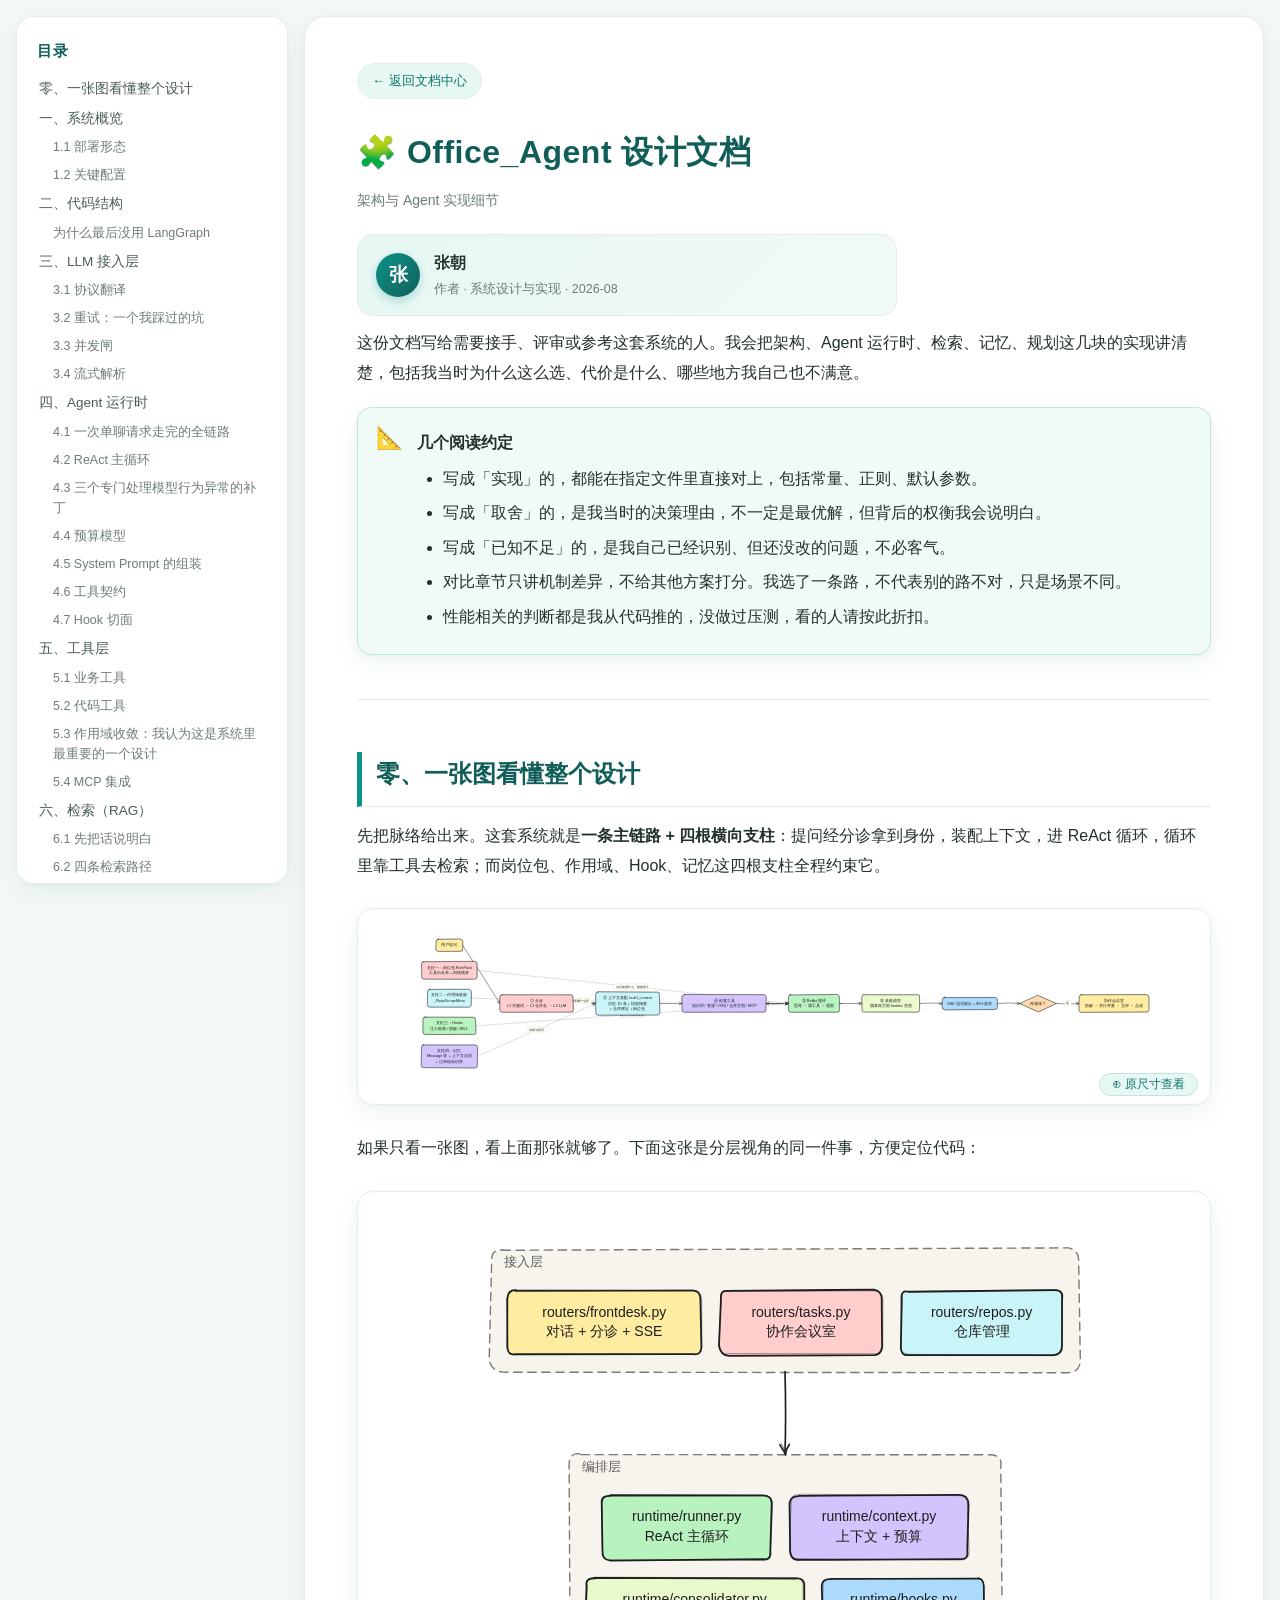
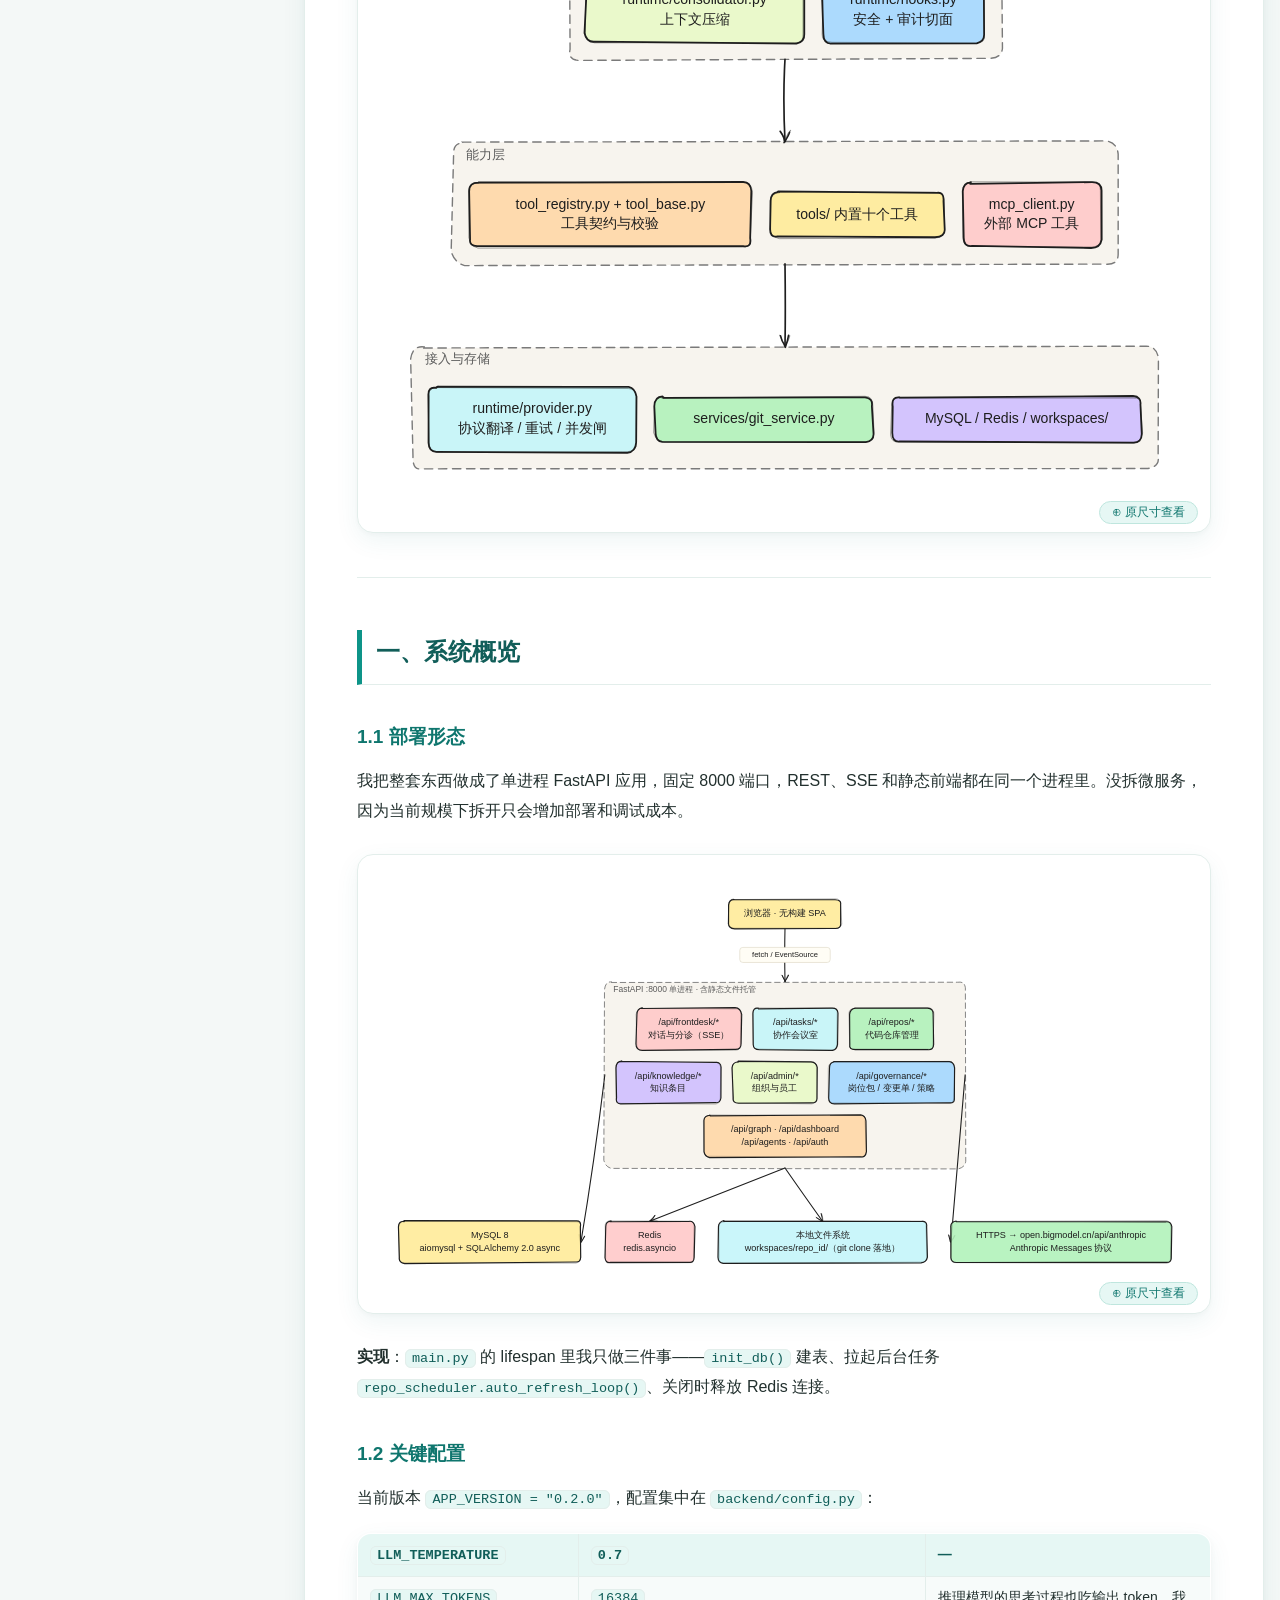
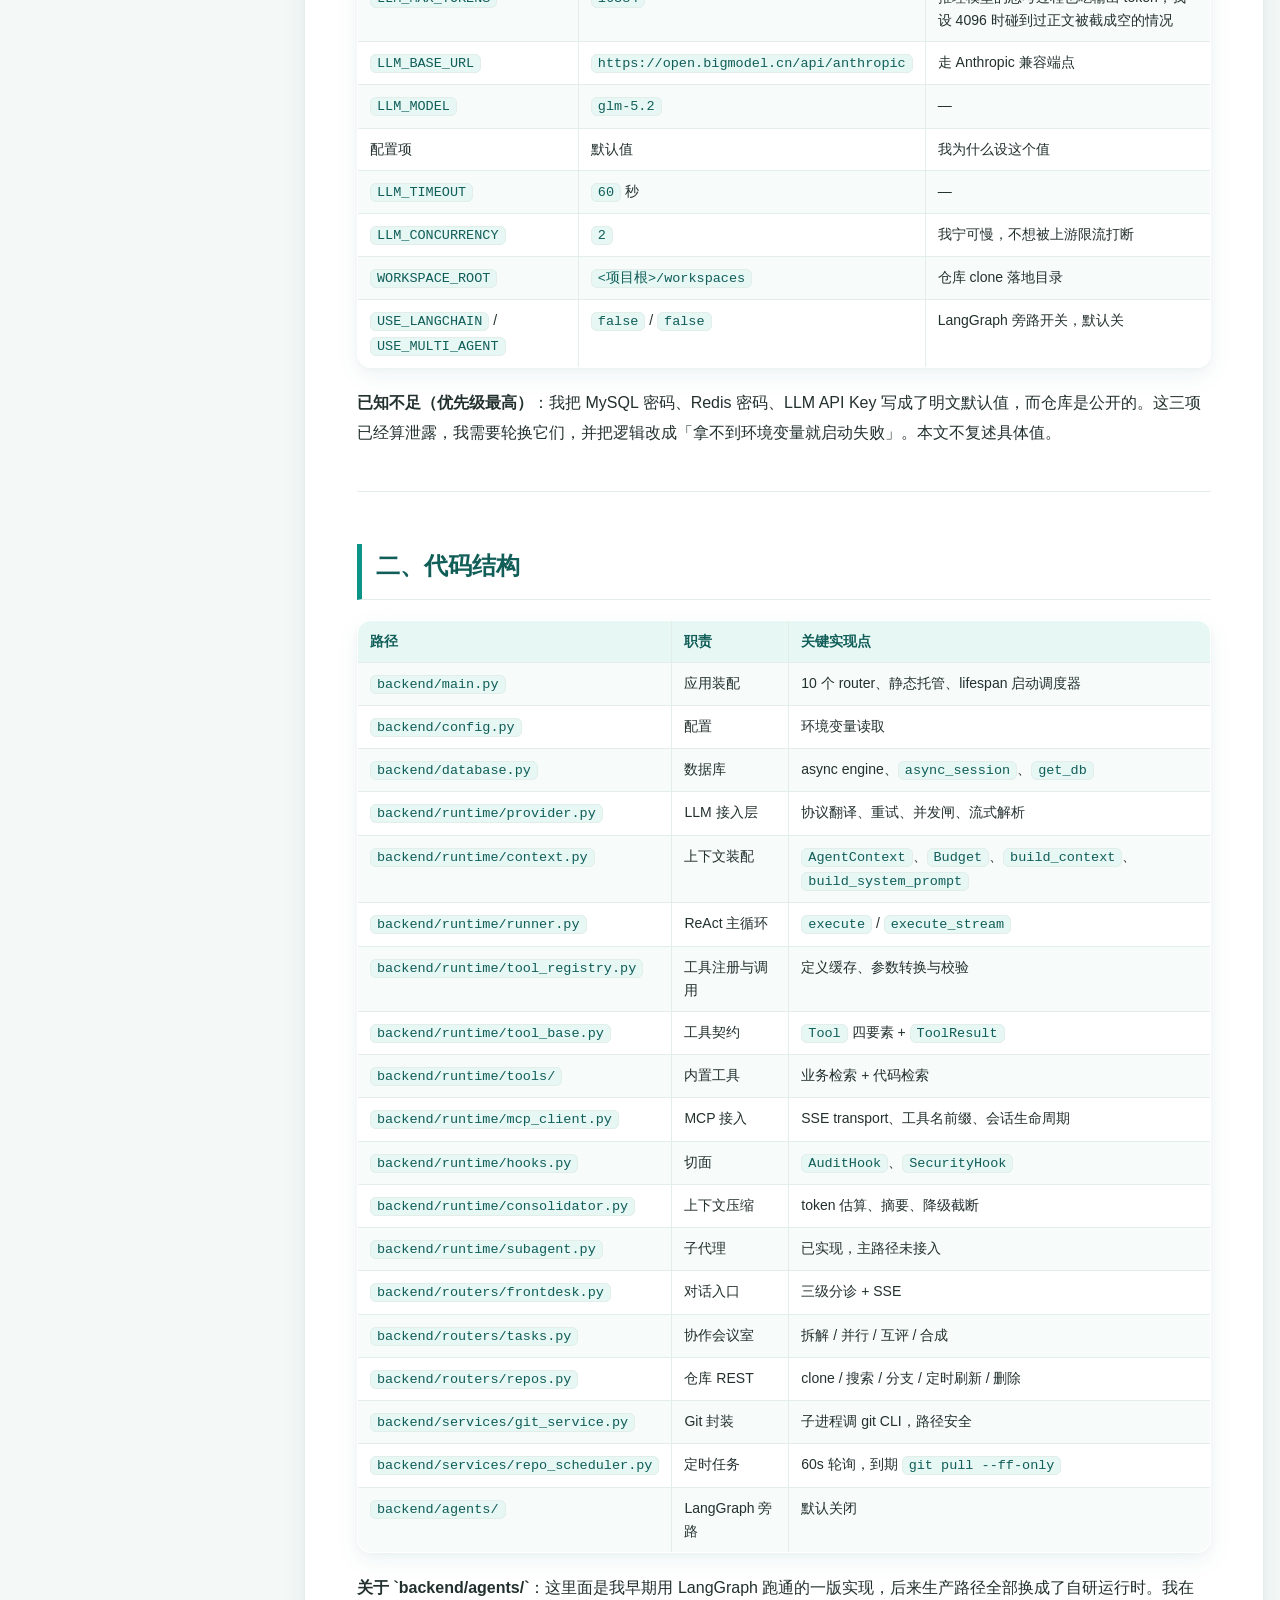
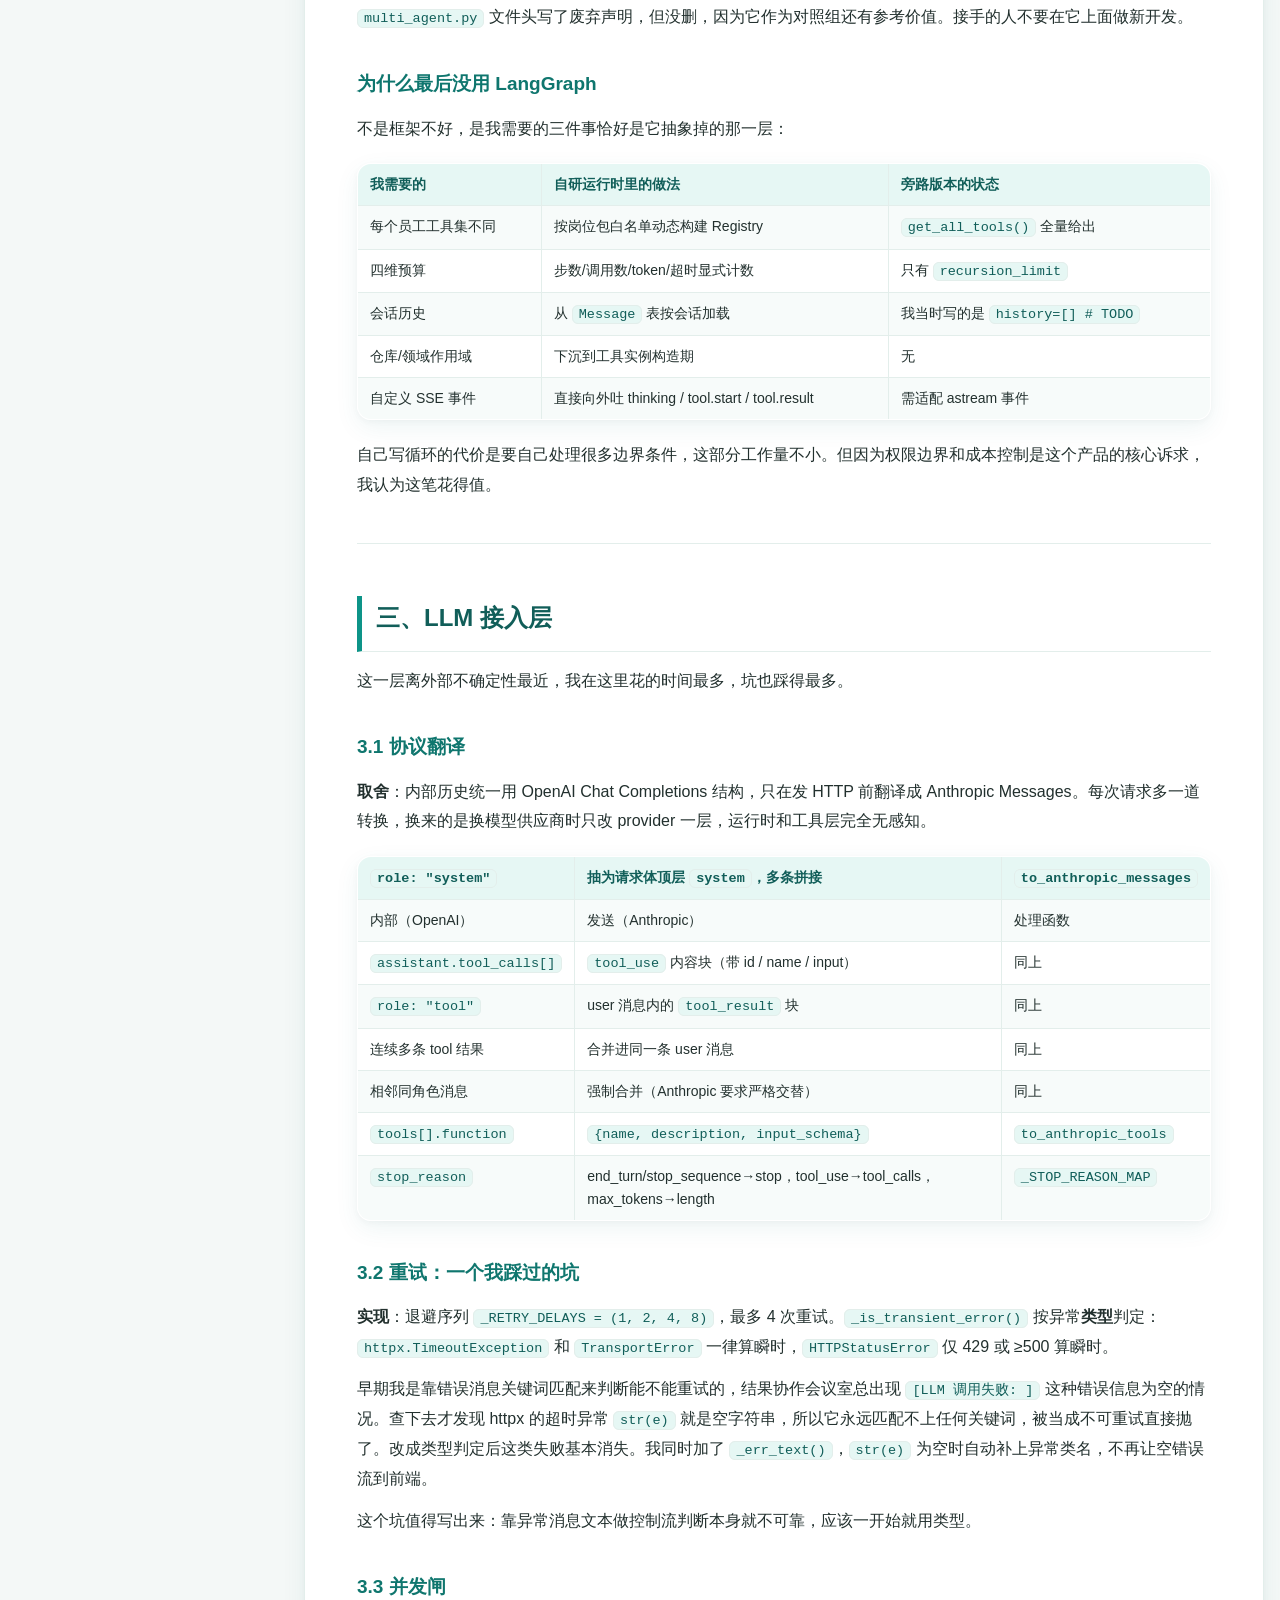
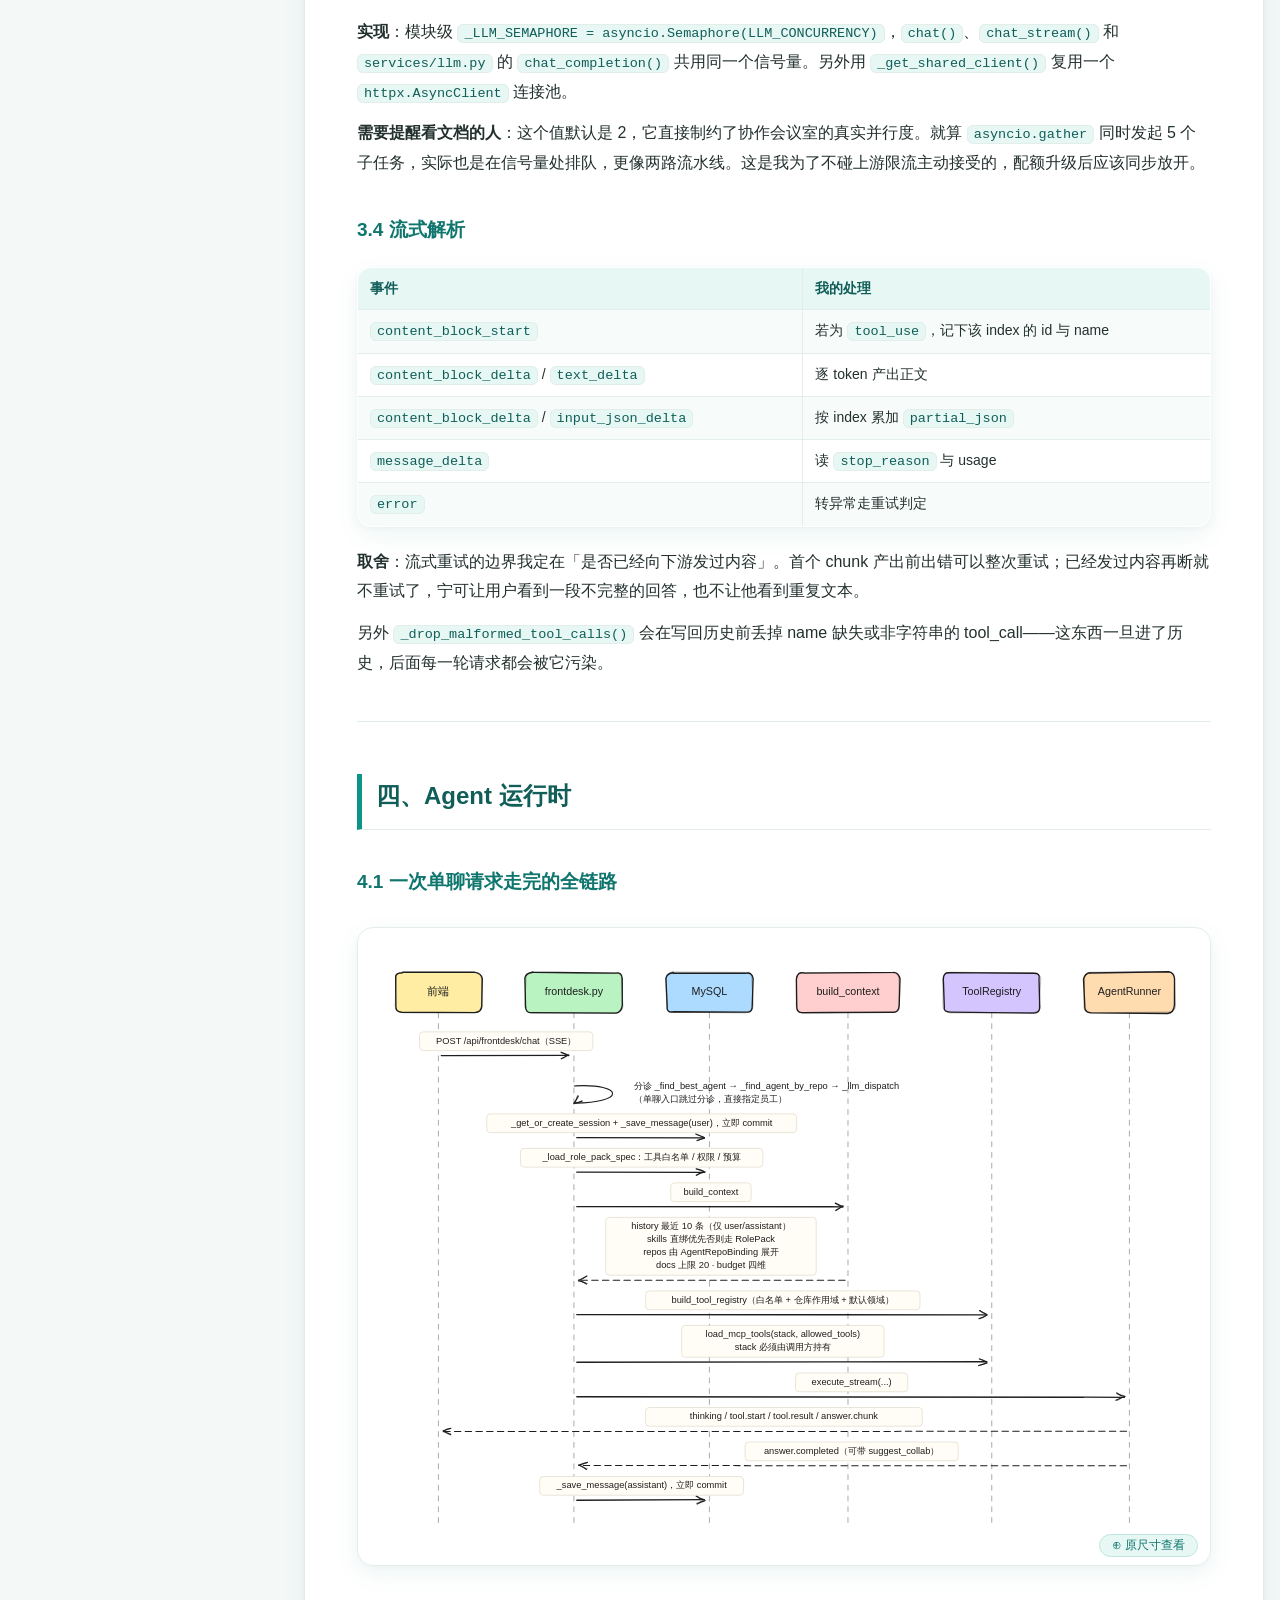
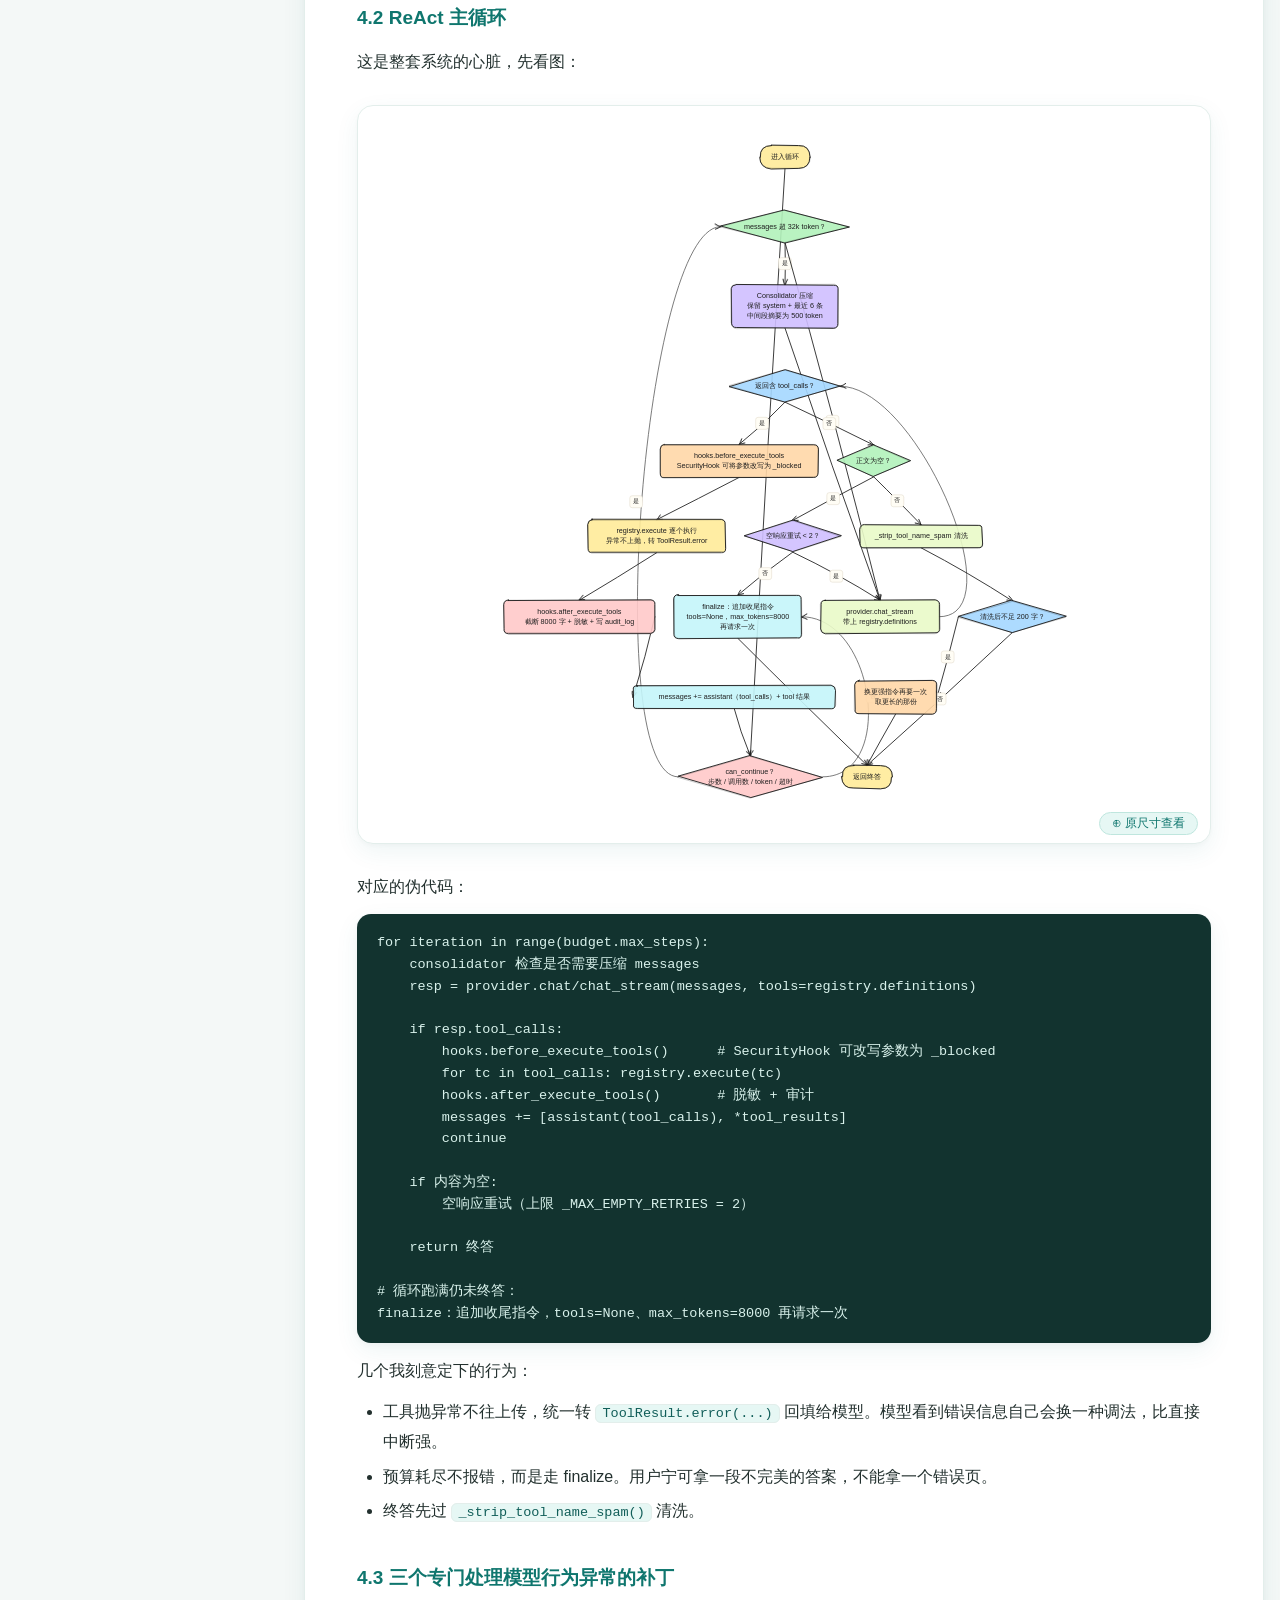
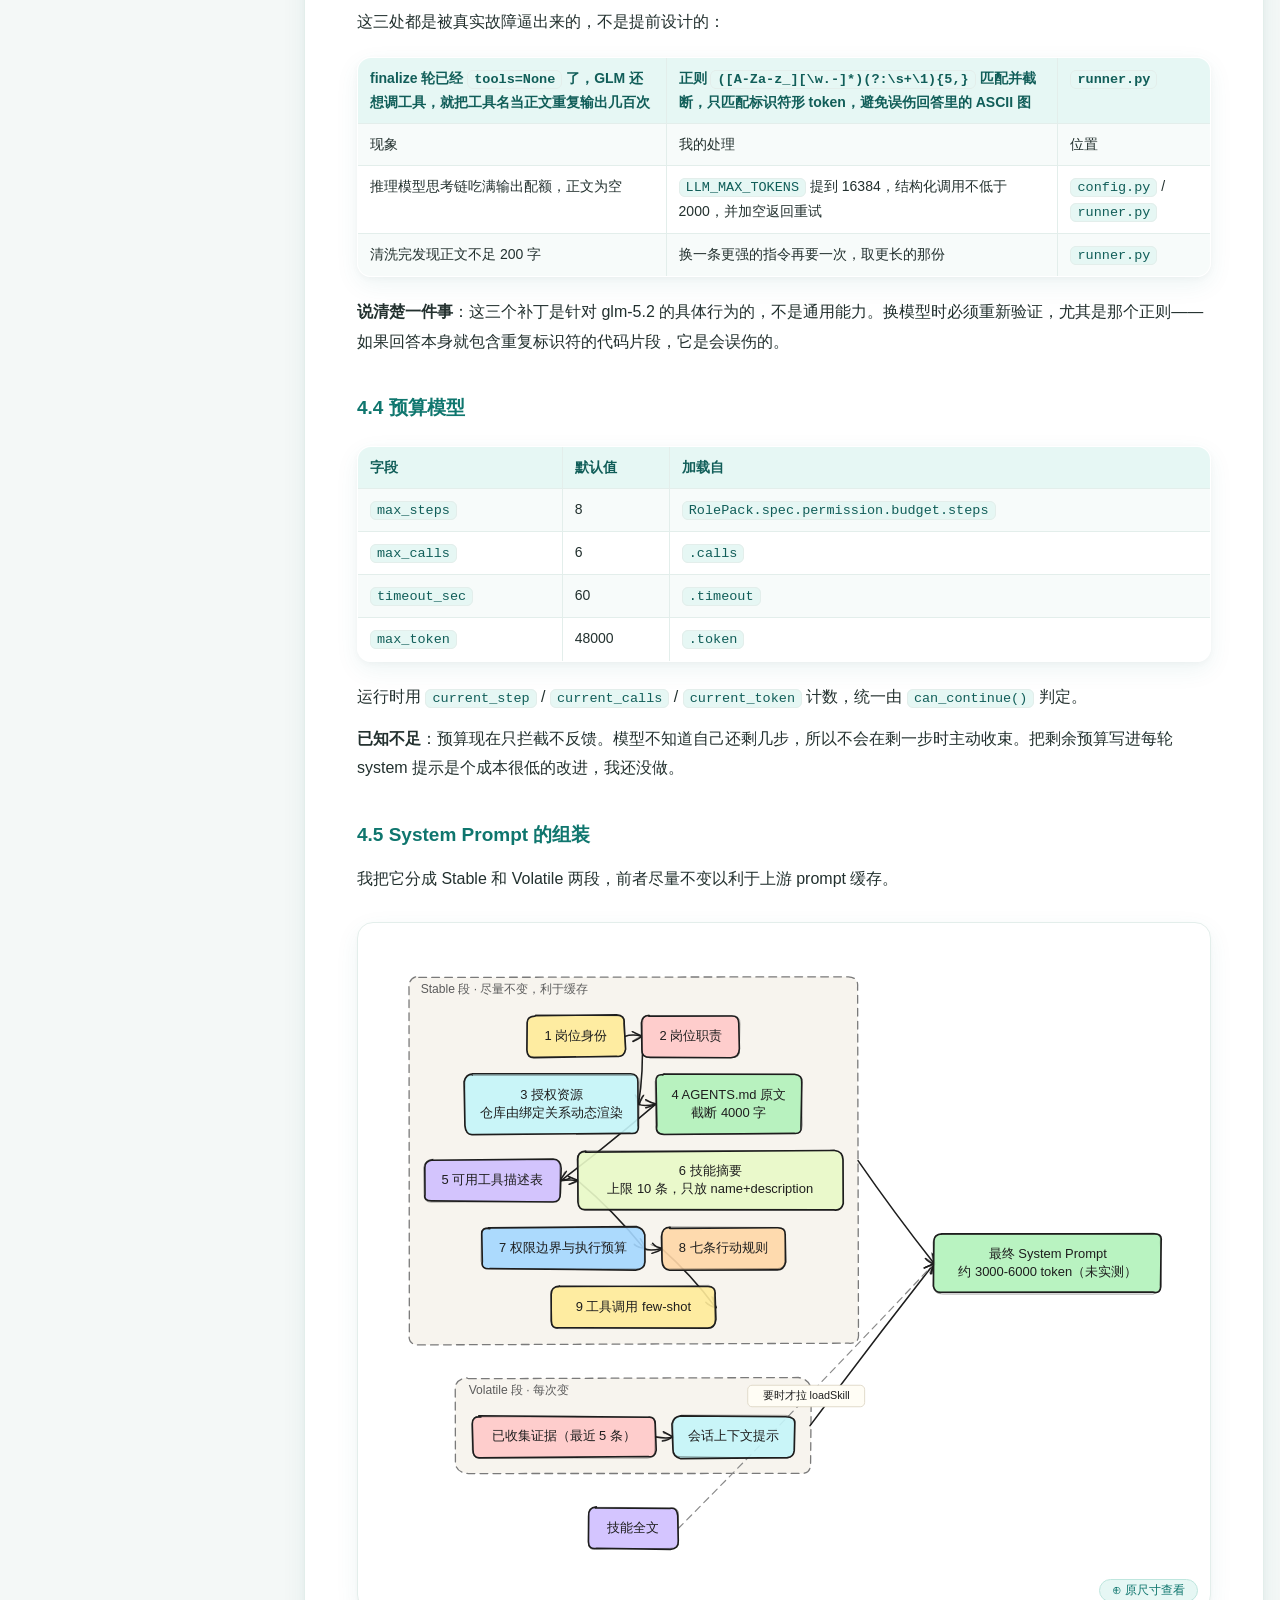
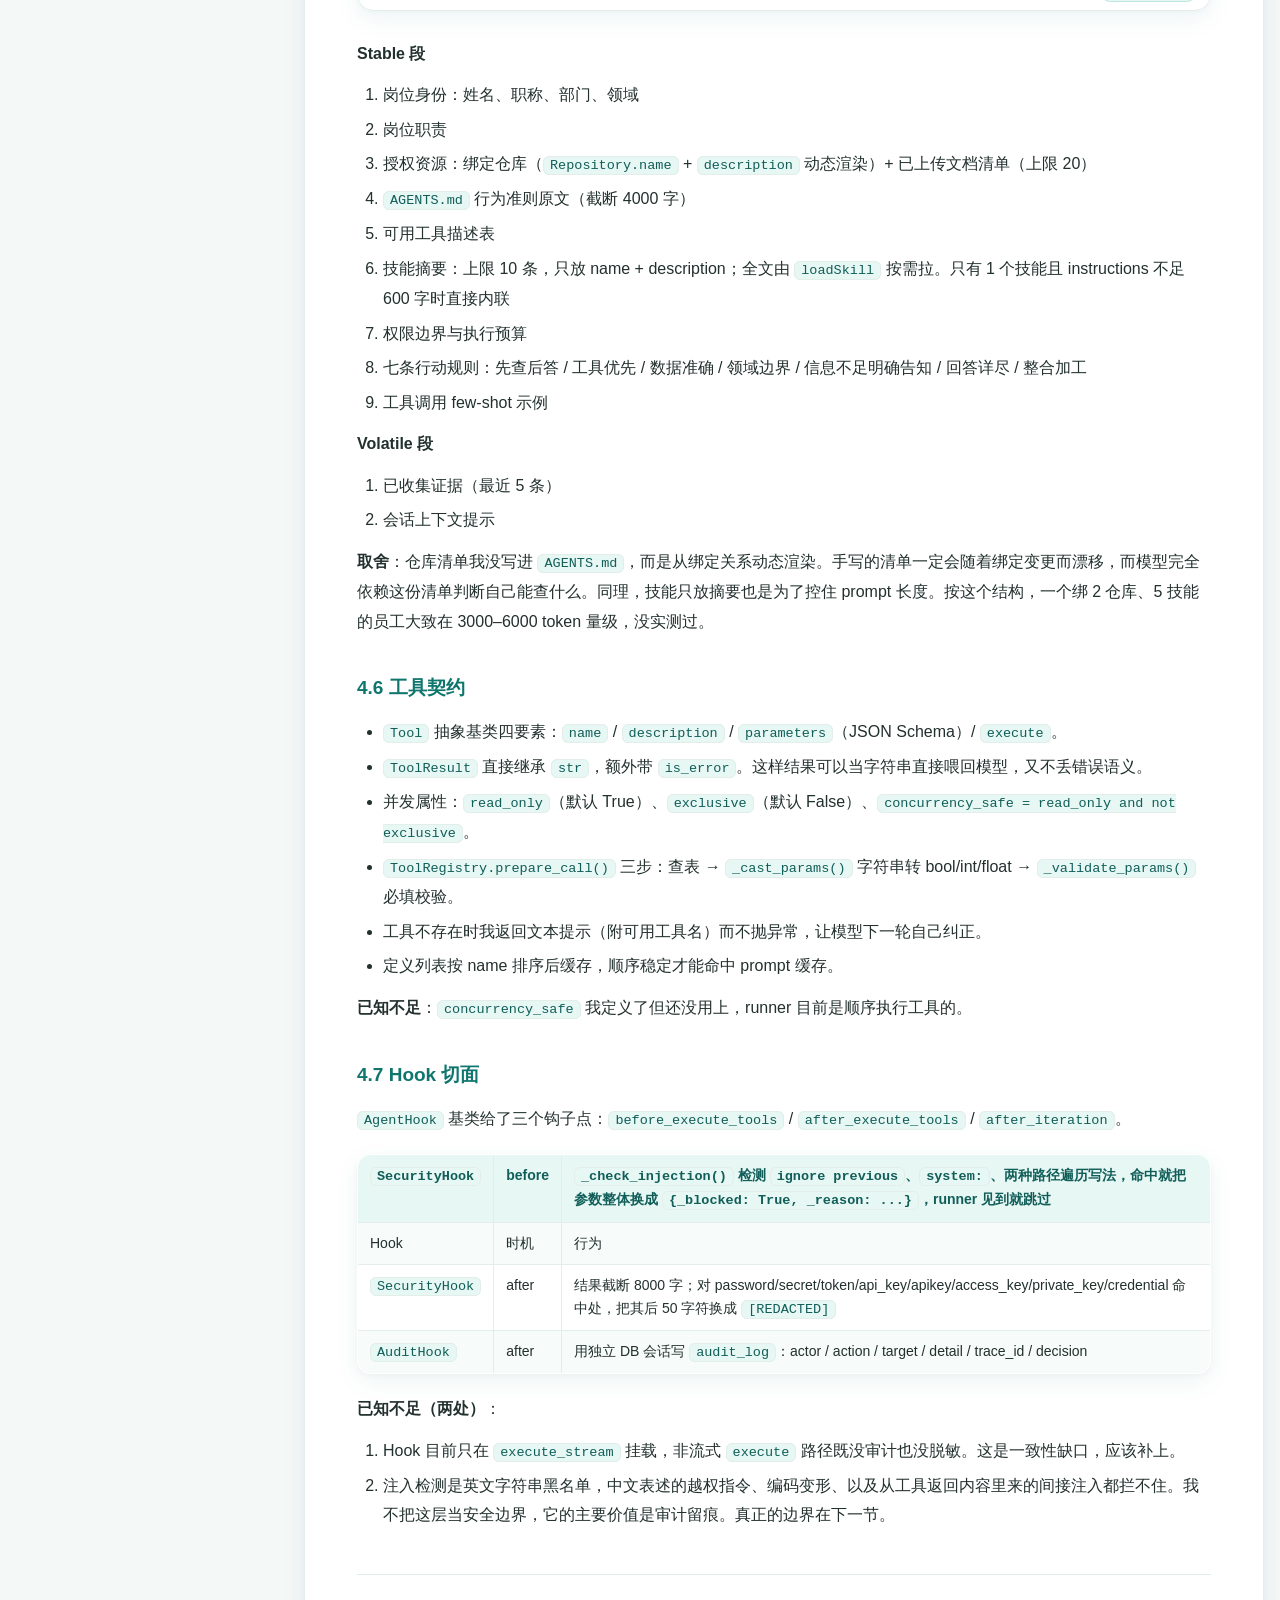
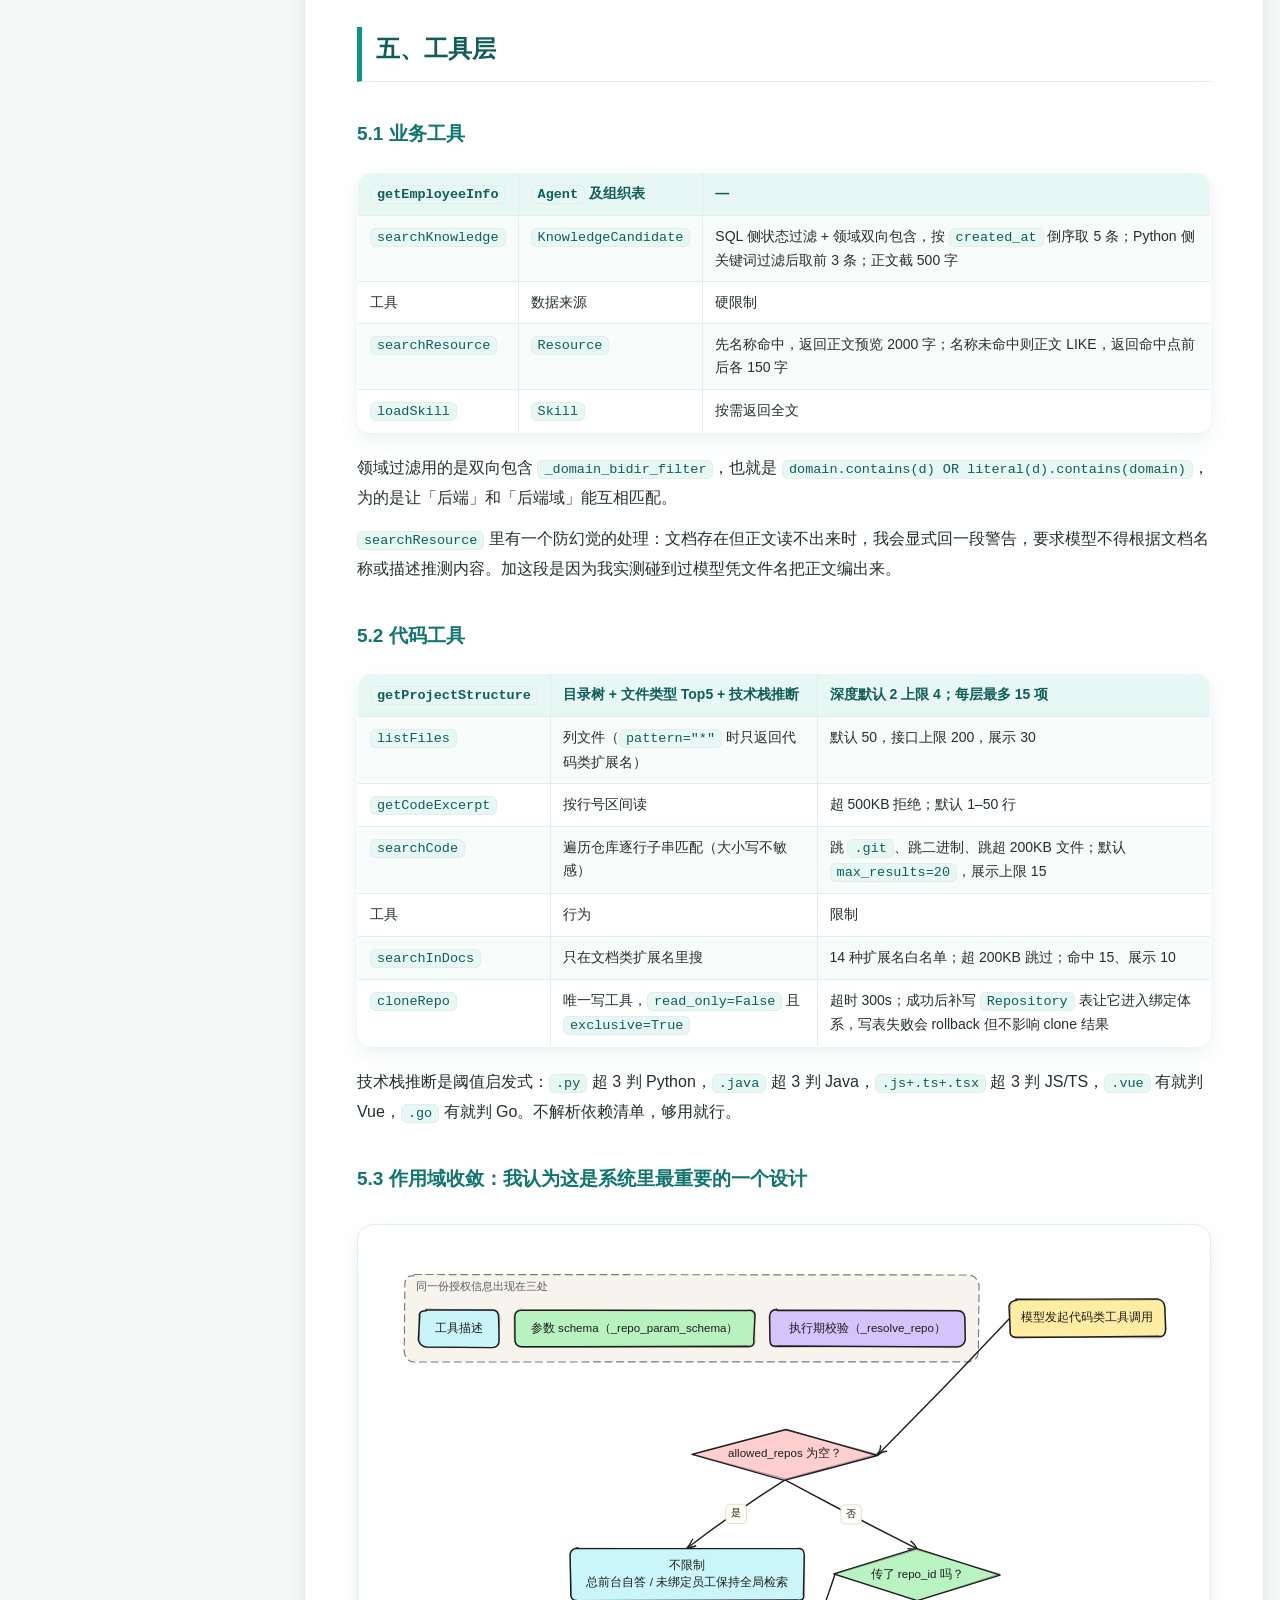
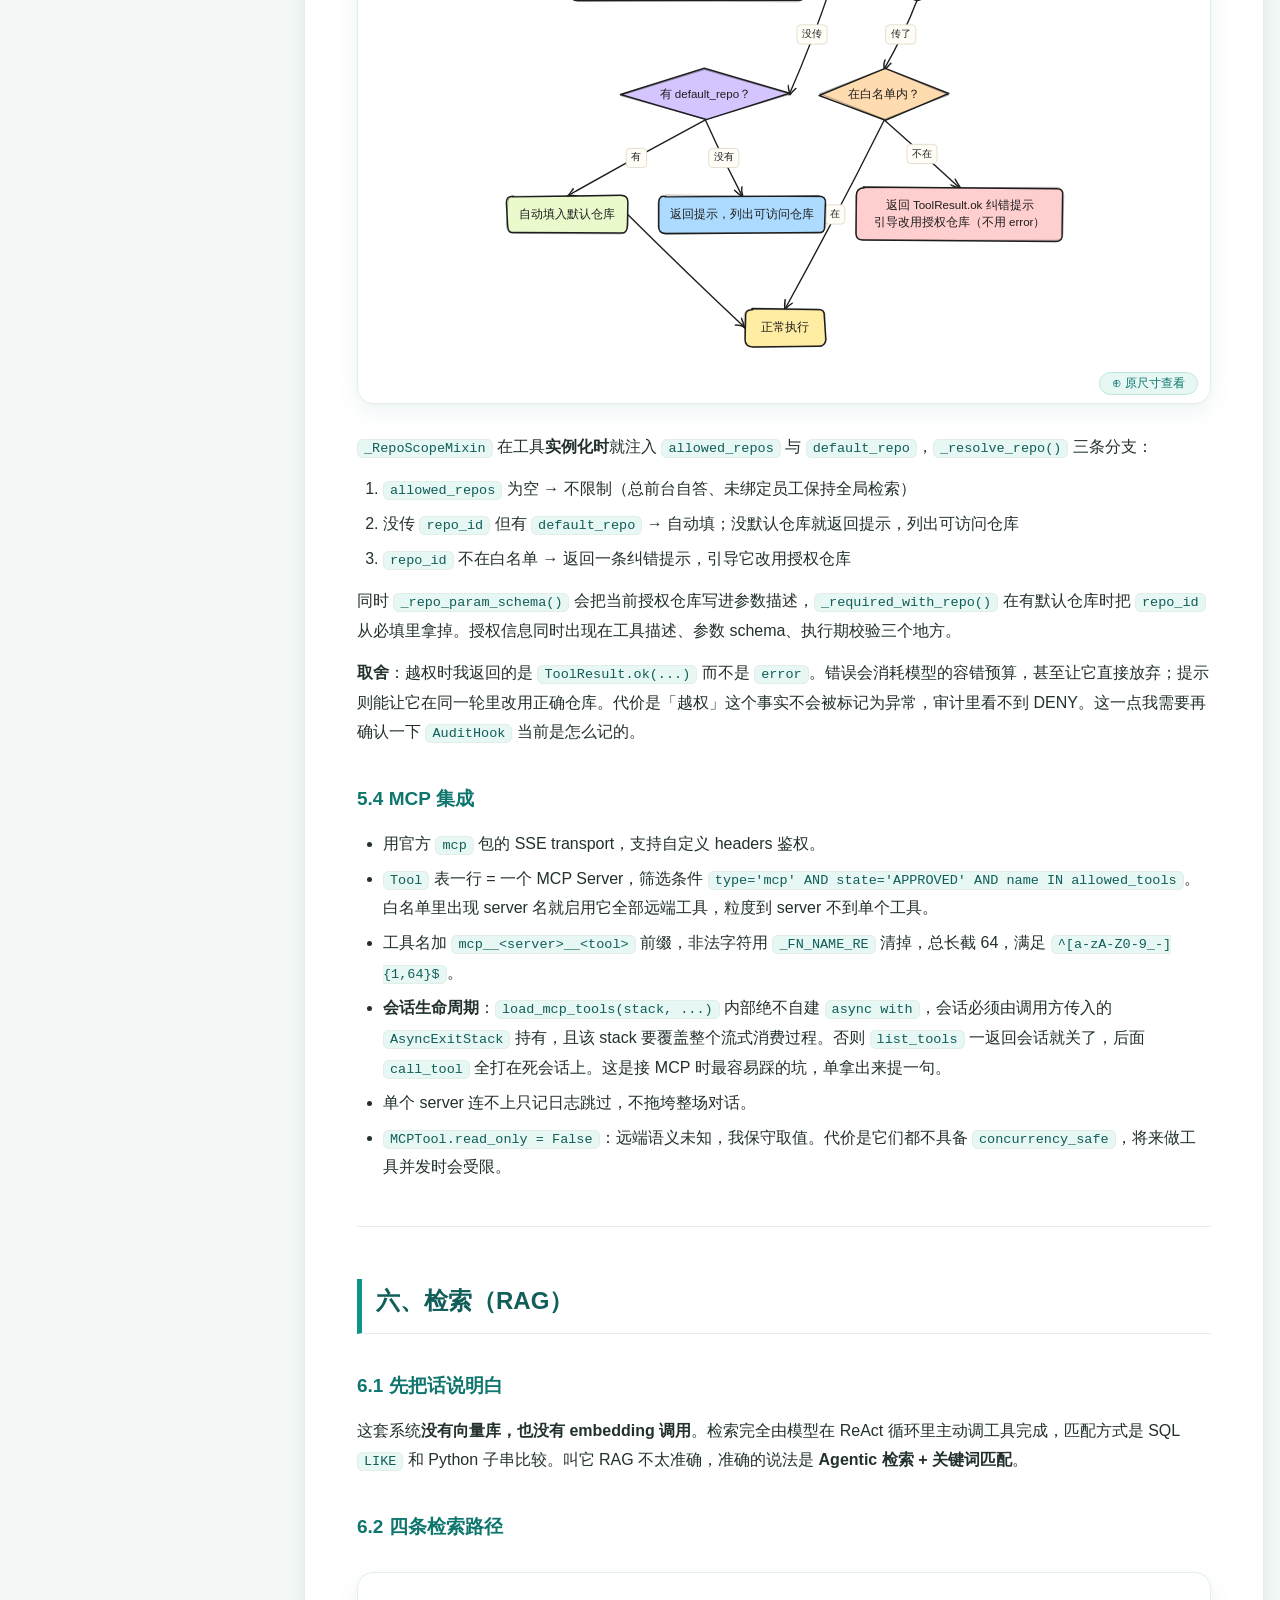
<file: frontend/doc/office_agent_design.html>
<!DOCTYPE html>
<html lang="zh-CN">
<head>
<meta charset="utf-8">
<meta name="viewport" content="width=device-width,initial-scale=1">
<title>Office_Agent 设计文档</title>
<style>
/* Soft SaaS teal 皮肤：与主应用(tokens)同色系；正文与手绘图表内容不变 */
:root{--ink:#22302e;--muted:#6b7d7a;--teal-600:#0D9488;--teal-700:#0F766E;--teal-800:#115E59;
  --teal-50:#E6F7F4;--bg:#F4F8F7;--card:#ffffff;--line:#E3EEEB;--accent:#0F766E;
  --shadow:0 8px 24px rgba(15,118,110,.07),0 2px 6px rgba(23,23,23,.03);}
*{box-sizing:border-box}
html{scroll-behavior:smooth}
body{margin:0;background:var(--bg);color:var(--ink);
  font-family:"Segoe UI","PingFang SC","Hiragino Sans GB","Noto Sans SC","Microsoft YaHei",sans-serif;
  font-size:16px;line-height:1.85;}
.layout{display:flex;align-items:flex-start;max-width:1560px;margin:0 auto;}
.toc{position:sticky;top:16px;max-height:calc(100vh - 32px);overflow:auto;width:272px;flex:0 0 272px;
  margin:16px 0 16px 16px;padding:22px 14px 40px;background:var(--card);border:1px solid var(--line);
  border-radius:18px;box-shadow:var(--shadow);font-size:13.5px;line-height:1.6;}
.toc-title{font-size:15px;font-weight:700;margin:0 6px 12px;color:var(--teal-800);letter-spacing:1px}
.toc ul{list-style:none;margin:0;padding:0}
.toc li{margin:2px 0}
.toc li.lv3{padding-left:14px;font-size:12.5px;opacity:.8}
.toc a{color:#4a5c59;text-decoration:none;display:block;padding:3px 8px;border-radius:8px}
.toc a:hover{background:var(--teal-50);color:var(--teal-700)}
main{flex:1;min-width:0;margin:16px;padding:46px 52px 64px;background:var(--card);
  border:1px solid var(--line);border-radius:22px;box-shadow:var(--shadow);}
.back-home{display:inline-flex;align-items:center;gap:6px;font-size:13px;color:var(--teal-700);
  text-decoration:none;margin-bottom:24px;padding:5px 14px;border:1px solid var(--line);
  border-radius:999px;background:var(--teal-50);transition:background .15s}
.back-home:hover{background:#D3EEE8}
h1{font-size:32px;margin:0 0 6px;letter-spacing:.5px;color:var(--teal-800)}
.subtitle{color:var(--muted);font-size:14px;margin-bottom:18px}
.author-card{display:flex;align-items:center;gap:14px;margin:20px 0 10px;padding:14px 18px;max-width:540px;
  background:linear-gradient(135deg,var(--teal-50),#F2FAF8);border:1px solid var(--line);border-radius:16px}
.author-avatar{width:44px;height:44px;flex:0 0 44px;border-radius:50%;display:flex;align-items:center;
  justify-content:center;color:#fff;font-size:19px;font-weight:700;
  background:linear-gradient(135deg,var(--teal-600),var(--teal-800));box-shadow:0 4px 10px rgba(13,148,136,.28)}
.author-name{font-weight:700;font-size:15.5px;color:var(--ink)}
.author-meta{font-size:12.5px;color:var(--muted)}
h2{font-size:24px;margin:52px 0 14px;padding:0 0 10px 14px;color:var(--teal-800);
  border-bottom:1px solid var(--line);border-left:5px solid var(--teal-600)}
h3{font-size:19px;margin:34px 0 10px;color:var(--teal-700)}
h4{font-size:16.5px;margin:24px 0 8px;color:#334340}
p{margin:12px 0}
ul,ol{margin:12px 0;padding-left:26px}
li{margin:5px 0}
a{color:var(--teal-700)}
code{background:var(--teal-50);border:1px solid var(--line);border-radius:6px;padding:1px 6px;
  font-size:13.5px;color:var(--teal-800);
  font-family:"SFMono-Regular",Consolas,"Liberation Mono",monospace}
pre.code{background:#12332F;color:#D9F2EC;padding:18px 20px;border-radius:14px;overflow:auto;
  font-size:13px;line-height:1.6;box-shadow:var(--shadow)}
pre.code code{background:none;border:none;color:inherit;padding:0}
blockquote{margin:18px 0;padding:14px 18px;background:var(--teal-50);border-left:4px solid var(--teal-600);
  border-radius:0 12px 12px 0;color:#3d4f4c;font-size:14.5px}
hr{border:none;border-top:1px solid var(--line);margin:44px 0}
.callout{display:flex;gap:14px;background:#F0FAF7;border:1px solid #BFE6DE;border-radius:14px;
  padding:16px 18px;margin:20px 0;box-shadow:var(--shadow)}
.callout-icon{font-size:22px;line-height:1.3}
.callout-body p{margin:4px 0}
.callout-body ul{margin:6px 0}
.table-wrap{overflow-x:auto;margin:20px 0;border-radius:14px;box-shadow:var(--shadow)}
table{border-collapse:collapse;width:100%;font-size:14px;background:#fff;
  border:1px solid var(--line);border-radius:14px;overflow:hidden}
th,td{border:1px solid var(--line);padding:9px 12px;text-align:left;vertical-align:top;line-height:1.65}
th{background:var(--teal-50);font-weight:600;color:var(--teal-800)}
tr:nth-child(even) td{background:#F7FBFA}
figure.diagram{position:relative;margin:28px 0;padding:20px 16px 26px;background:#fff;
  border:1px solid var(--line);border-radius:16px;box-shadow:var(--shadow);overflow-x:auto}
figure.diagram.zoomed{overflow-x:auto}
.hd-svg{display:block;margin:0 auto}
.zoom-btn{position:absolute;right:12px;bottom:8px;font-size:12px;color:var(--teal-700);background:var(--teal-50);
  border:1px solid #BFE6DE;border-radius:999px;padding:2px 12px;cursor:pointer;font-family:inherit}
.zoom-btn:hover{background:#D3EEE8}
.hd-text{font-family:"Comic Sans MS","Segoe Print","Noto Sans SC","PingFang SC",sans-serif}
.doc-footer{margin-top:64px;padding-top:18px;border-top:1px solid var(--line);
  display:flex;justify-content:space-between;flex-wrap:wrap;gap:8px;font-size:12.5px;color:var(--muted)}
.doc-footer a{color:var(--teal-700);text-decoration:none}
.doc-footer a:hover{text-decoration:underline}
@media(max-width:1000px){.toc{display:none}main{margin:10px;padding:28px 20px 60px}}
</style>
</head>
<body>
<div class="layout">
<nav class="toc"><div class="toc-title">目录</div><ul><li class="lv2"><a href="#零-一张图看懂整个设计">零、一张图看懂整个设计</a></li><li class="lv2"><a href="#一-系统概览">一、系统概览</a></li><li class="lv3"><a href="#1-1-部署形态">1.1 部署形态</a></li><li class="lv3"><a href="#1-2-关键配置">1.2 关键配置</a></li><li class="lv2"><a href="#二-代码结构">二、代码结构</a></li><li class="lv3"><a href="#为什么最后没用-LangGraph">为什么最后没用 LangGraph</a></li><li class="lv2"><a href="#三-LLM-接入层">三、LLM 接入层</a></li><li class="lv3"><a href="#3-1-协议翻译">3.1 协议翻译</a></li><li class="lv3"><a href="#3-2-重试-一个我踩过的坑">3.2 重试：一个我踩过的坑</a></li><li class="lv3"><a href="#3-3-并发闸">3.3 并发闸</a></li><li class="lv3"><a href="#3-4-流式解析">3.4 流式解析</a></li><li class="lv2"><a href="#四-Agent-运行时">四、Agent 运行时</a></li><li class="lv3"><a href="#4-1-一次单聊请求走完的全链路">4.1 一次单聊请求走完的全链路</a></li><li class="lv3"><a href="#4-2-ReAct-主循环">4.2 ReAct 主循环</a></li><li class="lv3"><a href="#4-3-三个专门处理模型行为异常的补丁">4.3 三个专门处理模型行为异常的补丁</a></li><li class="lv3"><a href="#4-4-预算模型">4.4 预算模型</a></li><li class="lv3"><a href="#4-5-System-Prompt-的组装">4.5 System Prompt 的组装</a></li><li class="lv3"><a href="#4-6-工具契约">4.6 工具契约</a></li><li class="lv3"><a href="#4-7-Hook-切面">4.7 Hook 切面</a></li><li class="lv2"><a href="#五-工具层">五、工具层</a></li><li class="lv3"><a href="#5-1-业务工具">5.1 业务工具</a></li><li class="lv3"><a href="#5-2-代码工具">5.2 代码工具</a></li><li class="lv3"><a href="#5-3-作用域收敛-我认为这是系统里最重要的一个设计">5.3 作用域收敛：我认为这是系统里最重要的一个设计</a></li><li class="lv3"><a href="#5-4-MCP-集成">5.4 MCP 集成</a></li><li class="lv2"><a href="#六-检索-RAG">六、检索（RAG）</a></li><li class="lv3"><a href="#6-1-先把话说明白">6.1 先把话说明白</a></li><li class="lv3"><a href="#6-2-四条检索路径">6.2 四条检索路径</a></li><li class="lv3"><a href="#6-3-代码检索的成本">6.3 代码检索的成本</a></li><li class="lv3"><a href="#6-4-与其他检索范式的机制差异">6.4 与其他检索范式的机制差异</a></li><li class="lv3"><a href="#6-5-我的改进计划">6.5 我的改进计划</a></li><li class="lv2"><a href="#七-记忆-Memory">七、记忆（Memory）</a></li><li class="lv3"><a href="#7-1-四类状态的载体">7.1 四类状态的载体</a></li><li class="lv3"><a href="#7-2-上下文压缩">7.2 上下文压缩</a></li><li class="lv3"><a href="#7-3-长期记忆-我选了人工审核制">7.3 长期记忆：我选了人工审核制</a></li><li class="lv3"><a href="#7-4-与其他记忆方案的机制差异">7.4 与其他记忆方案的机制差异</a></li><li class="lv2"><a href="#八-规划-Plan">八、规划（Plan）</a></li><li class="lv3"><a href="#8-1-请求级-三级分诊链">8.1 请求级：三级分诊链</a></li><li class="lv3"><a href="#8-2-任务级-协作会议室">8.2 任务级：协作会议室</a></li><li class="lv3"><a href="#8-3-SubagentManager-已实现-主路径未接入">8.3 SubagentManager（已实现，主路径未接入）</a></li><li class="lv3"><a href="#8-4-与其他规划范式的机制差异">8.4 与其他规划范式的机制差异</a></li><li class="lv3"><a href="#8-5-这套规划真正不一样的地方-以及它的天花板">8.5 这套规划真正不一样的地方，以及它的天花板</a></li><li class="lv2"><a href="#九-Git-仓库管理">九、Git 仓库管理</a></li><li class="lv3"><a href="#9-1-git_service">9.1 git_service</a></li><li class="lv3"><a href="#9-2-定时刷新">9.2 定时刷新</a></li><li class="lv3"><a href="#9-3-仓库-REST-接口">9.3 仓库 REST 接口</a></li><li class="lv2"><a href="#十-数据模型">十、数据模型</a></li><li class="lv2"><a href="#十一-并发-超时与失败模式">十一、并发、超时与失败模式</a></li><li class="lv3"><a href="#三个我在线上碰到过的真实故障">三个我在线上碰到过的真实故障</a></li><li class="lv3"><a href="#SSE-场景下的一条数据库纪律">SSE 场景下的一条数据库纪律</a></li><li class="lv2"><a href="#十二-总结">十二、总结</a></li><li class="lv3"><a href="#12-1-我认为这套系统做对的五件事">12.1 我认为这套系统做对的五件事</a></li><li class="lv3"><a href="#12-2-我自己列的待办清单">12.2 我自己列的待办清单</a></li><li class="lv3"><a href="#12-3-这套系统的取向">12.3 这套系统的取向</a></li></ul></nav>
<main>
<a class="back-home" href="/doc/">← 返回文档中心</a>
<h1>🧩 Office_Agent 设计文档</h1>
<div class="subtitle">架构与 Agent 实现细节</div>
<div class="author-card">
  <div class="author-avatar">张</div>
  <div>
    <div class="author-name">张朝</div>
    <div class="author-meta">作者 · 系统设计与实现 · 2026-08</div>
  </div>
</div>
<p>这份文档写给需要接手、评审或参考这套系统的人。我会把架构、Agent 运行时、检索、记忆、规划这几块的实现讲清楚，包括我当时为什么这么选、代价是什么、哪些地方我自己也不满意。</p>
<div class="callout"><div class="callout-icon">📐</div><div class="callout-body"><p><strong>几个阅读约定</strong></p><ul><li>写成「实现」的，都能在指定文件里直接对上，包括常量、正则、默认参数。</li><li>写成「取舍」的，是我当时的决策理由，不一定是最优解，但背后的权衡我会说明白。</li><li>写成「已知不足」的，是我自己已经识别、但还没改的问题，不必客气。</li><li>对比章节只讲机制差异，不给其他方案打分。我选了一条路，不代表别的路不对，只是场景不同。</li><li>性能相关的判断都是我从代码推的，没做过压测，看的人请按此折扣。</li></ul></div></div>

<hr>
<h2 id="零-一张图看懂整个设计">零、一张图看懂整个设计</h2>
<p>先把脉络给出来。这套系统就是<strong>一条主链路 + 四根横向支柱</strong>：提问经分诊拿到身份，装配上下文，进 ReAct 循环，循环里靠工具去检索；而岗位包、作用域、Hook、记忆这四根支柱全程约束它。</p>
<figure class="diagram"><div class="hd-host" data-diagram="{&quot;type&quot;: &quot;flow&quot;, &quot;dir&quot;: &quot;LR&quot;, &quot;nodes&quot;: [{&quot;id&quot;: &quot;U&quot;, &quot;label&quot;: &quot;用户提问&quot;, &quot;shape&quot;: &quot;rect&quot;}, {&quot;id&quot;: &quot;D&quot;, &quot;label&quot;: &quot;① 分诊\nL1 关键词 → L2 仓库名 → L3 LLM&quot;, &quot;shape&quot;: &quot;rect&quot;}, {&quot;id&quot;: &quot;C&quot;, &quot;label&quot;: &quot;② 上下文装配 build_context\n历史 10 条 + 技能摘要\n+ 仓库绑定 + 岗位包&quot;, &quot;shape&quot;: &quot;rect&quot;}, {&quot;id&quot;: &quot;L&quot;, &quot;label&quot;: &quot;③ ReAct 循环\n思考 → 调工具 → 观察&quot;, &quot;shape&quot;: &quot;rect&quot;}, {&quot;id&quot;: &quot;R&quot;, &quot;label&quot;: &quot;④ 检索工具\n知识库 / 资源 / 代码 / 仓库文档 / MCP&quot;, &quot;shape&quot;: &quot;rect&quot;}, {&quot;id&quot;: &quot;F&quot;, &quot;label&quot;: &quot;⑤ 收敛成答\n预算耗尽则 finalize 兜底&quot;, &quot;shape&quot;: &quot;rect&quot;}, {&quot;id&quot;: &quot;O&quot;, &quot;label&quot;: &quot;SSE 流式输出 + 审计落库&quot;, &quot;shape&quot;: &quot;rect&quot;}, {&quot;id&quot;: &quot;COL&quot;, &quot;label&quot;: &quot;跨领域？&quot;, &quot;shape&quot;: &quot;diamond&quot;}, {&quot;id&quot;: &quot;RM&quot;, &quot;label&quot;: &quot;协作会议室\n拆解 → 并行草案 → 互评 → 合成&quot;, &quot;shape&quot;: &quot;rect&quot;}, {&quot;id&quot;: &quot;P&quot;, &quot;label&quot;: &quot;支柱一：岗位包 RolePack\n工具白名单 + 四维预算&quot;, &quot;shape&quot;: &quot;rect&quot;}, {&quot;id&quot;: &quot;S&quot;, &quot;label&quot;: &quot;支柱二：作用域收敛\n_RepoScopeMixin&quot;, &quot;shape&quot;: &quot;rect&quot;}, {&quot;id&quot;: &quot;HK&quot;, &quot;label&quot;: &quot;支柱三：Hooks\n注入检测 / 脱敏 / 审计&quot;, &quot;shape&quot;: &quot;rect&quot;}, {&quot;id&quot;: &quot;M&quot;, &quot;label&quot;: &quot;支柱四：记忆\nMessage 表 + 上下文压缩\n+ 已审核知识库&quot;, &quot;shape&quot;: &quot;rect&quot;}], &quot;edges&quot;: [{&quot;from&quot;: &quot;U&quot;, &quot;to&quot;: &quot;D&quot;, &quot;dotted&quot;: false, &quot;label&quot;: null, &quot;arrow&quot;: true}, {&quot;from&quot;: &quot;D&quot;, &quot;to&quot;: &quot;C&quot;, &quot;dotted&quot;: false, &quot;label&quot;: null, &quot;arrow&quot;: true}, {&quot;from&quot;: &quot;C&quot;, &quot;to&quot;: &quot;L&quot;, &quot;dotted&quot;: false, &quot;label&quot;: null, &quot;arrow&quot;: true}, {&quot;from&quot;: &quot;L&quot;, &quot;to&quot;: &quot;R&quot;, &quot;dotted&quot;: false, &quot;label&quot;: null, &quot;arrow&quot;: true}, {&quot;from&quot;: &quot;R&quot;, &quot;to&quot;: &quot;L&quot;, &quot;dotted&quot;: false, &quot;label&quot;: null, &quot;arrow&quot;: true}, {&quot;from&quot;: &quot;L&quot;, &quot;to&quot;: &quot;F&quot;, &quot;dotted&quot;: false, &quot;label&quot;: null, &quot;arrow&quot;: true}, {&quot;from&quot;: &quot;F&quot;, &quot;to&quot;: &quot;O&quot;, &quot;dotted&quot;: false, &quot;label&quot;: null, &quot;arrow&quot;: true}, {&quot;from&quot;: &quot;O&quot;, &quot;to&quot;: &quot;COL&quot;, &quot;dotted&quot;: false, &quot;label&quot;: null, &quot;arrow&quot;: true}, {&quot;from&quot;: &quot;COL&quot;, &quot;to&quot;: &quot;RM&quot;, &quot;dotted&quot;: false, &quot;label&quot;: &quot;是&quot;, &quot;arrow&quot;: true}, {&quot;from&quot;: &quot;P&quot;, &quot;to&quot;: &quot;L&quot;, &quot;dotted&quot;: true, &quot;label&quot;: &quot;决定能调什么、能跑多久&quot;, &quot;arrow&quot;: true}, {&quot;from&quot;: &quot;S&quot;, &quot;to&quot;: &quot;R&quot;, &quot;dotted&quot;: true, &quot;label&quot;: &quot;决定能查哪个仓库&quot;, &quot;arrow&quot;: true}, {&quot;from&quot;: &quot;HK&quot;, &quot;to&quot;: &quot;L&quot;, &quot;dotted&quot;: true, &quot;label&quot;: &quot;每次工具调用前后&quot;, &quot;arrow&quot;: true}, {&quot;from&quot;: &quot;M&quot;, &quot;to&quot;: &quot;C&quot;, &quot;dotted&quot;: true, &quot;label&quot;: &quot;供给与回写&quot;, &quot;arrow&quot;: true}], &quot;groups&quot;: [], &quot;seed&quot;: 20}"></div></figure>
<p>如果只看一张图，看上面那张就够了。下面这张是分层视角的同一件事，方便定位代码：</p>
<figure class="diagram"><div class="hd-host" data-diagram="{&quot;type&quot;: &quot;flow&quot;, &quot;dir&quot;: &quot;TB&quot;, &quot;nodes&quot;: [{&quot;id&quot;: &quot;A1&quot;, &quot;label&quot;: &quot;routers/frontdesk.py\n对话 + 分诊 + SSE&quot;, &quot;shape&quot;: &quot;rect&quot;}, {&quot;id&quot;: &quot;A2&quot;, &quot;label&quot;: &quot;routers/tasks.py\n协作会议室&quot;, &quot;shape&quot;: &quot;rect&quot;}, {&quot;id&quot;: &quot;A3&quot;, &quot;label&quot;: &quot;routers/repos.py\n仓库管理&quot;, &quot;shape&quot;: &quot;rect&quot;}, {&quot;id&quot;: &quot;B1&quot;, &quot;label&quot;: &quot;runtime/runner.py\nReAct 主循环&quot;, &quot;shape&quot;: &quot;rect&quot;}, {&quot;id&quot;: &quot;B2&quot;, &quot;label&quot;: &quot;runtime/context.py\n上下文 + 预算&quot;, &quot;shape&quot;: &quot;rect&quot;}, {&quot;id&quot;: &quot;B3&quot;, &quot;label&quot;: &quot;runtime/consolidator.py\n上下文压缩&quot;, &quot;shape&quot;: &quot;rect&quot;}, {&quot;id&quot;: &quot;B4&quot;, &quot;label&quot;: &quot;runtime/hooks.py\n安全 + 审计切面&quot;, &quot;shape&quot;: &quot;rect&quot;}, {&quot;id&quot;: &quot;C1&quot;, &quot;label&quot;: &quot;tool_registry.py + tool_base.py\n工具契约与校验&quot;, &quot;shape&quot;: &quot;rect&quot;}, {&quot;id&quot;: &quot;C2&quot;, &quot;label&quot;: &quot;tools/ 内置十个工具&quot;, &quot;shape&quot;: &quot;rect&quot;}, {&quot;id&quot;: &quot;C3&quot;, &quot;label&quot;: &quot;mcp_client.py\n外部 MCP 工具&quot;, &quot;shape&quot;: &quot;rect&quot;}, {&quot;id&quot;: &quot;D1&quot;, &quot;label&quot;: &quot;runtime/provider.py\n协议翻译 / 重试 / 并发闸&quot;, &quot;shape&quot;: &quot;rect&quot;}, {&quot;id&quot;: &quot;D2&quot;, &quot;label&quot;: &quot;services/git_service.py&quot;, &quot;shape&quot;: &quot;rect&quot;}, {&quot;id&quot;: &quot;D3&quot;, &quot;label&quot;: &quot;MySQL / Redis / workspaces/&quot;, &quot;shape&quot;: &quot;rect&quot;}], &quot;edges&quot;: [{&quot;from&quot;: &quot;L5&quot;, &quot;to&quot;: &quot;L4&quot;, &quot;dotted&quot;: false, &quot;label&quot;: null, &quot;arrow&quot;: true}, {&quot;from&quot;: &quot;L4&quot;, &quot;to&quot;: &quot;L3L&quot;, &quot;dotted&quot;: false, &quot;label&quot;: null, &quot;arrow&quot;: true}, {&quot;from&quot;: &quot;L3L&quot;, &quot;to&quot;: &quot;L2L&quot;, &quot;dotted&quot;: false, &quot;label&quot;: null, &quot;arrow&quot;: true}], &quot;groups&quot;: [{&quot;id&quot;: &quot;L5&quot;, &quot;label&quot;: &quot;接入层&quot;, &quot;members&quot;: [&quot;A1&quot;, &quot;A2&quot;, &quot;A3&quot;]}, {&quot;id&quot;: &quot;L4&quot;, &quot;label&quot;: &quot;编排层&quot;, &quot;members&quot;: [&quot;B1&quot;, &quot;B2&quot;, &quot;B3&quot;, &quot;B4&quot;]}, {&quot;id&quot;: &quot;L3L&quot;, &quot;label&quot;: &quot;能力层&quot;, &quot;members&quot;: [&quot;C1&quot;, &quot;C2&quot;, &quot;C3&quot;]}, {&quot;id&quot;: &quot;L2L&quot;, &quot;label&quot;: &quot;接入与存储&quot;, &quot;members&quot;: [&quot;D1&quot;, &quot;D2&quot;, &quot;D3&quot;]}], &quot;seed&quot;: 33}"></div></figure>
<hr>
<h2 id="一-系统概览">一、系统概览</h2>
<h3 id="1-1-部署形态">1.1 部署形态</h3>
<p>我把整套东西做成了单进程 FastAPI 应用，固定 8000 端口，REST、SSE 和静态前端都在同一个进程里。没拆微服务，因为当前规模下拆开只会增加部署和调试成本。</p>
<figure class="diagram"><div class="hd-host" data-diagram="{&quot;type&quot;: &quot;flow&quot;, &quot;dir&quot;: &quot;TB&quot;, &quot;nodes&quot;: [{&quot;id&quot;: &quot;BR&quot;, &quot;label&quot;: &quot;浏览器 · 无构建 SPA&quot;, &quot;shape&quot;: &quot;rect&quot;}, {&quot;id&quot;: &quot;E1&quot;, &quot;label&quot;: &quot;/api/frontdesk/*\n对话与分诊（SSE）&quot;, &quot;shape&quot;: &quot;rect&quot;}, {&quot;id&quot;: &quot;E2&quot;, &quot;label&quot;: &quot;/api/tasks/*\n协作会议室&quot;, &quot;shape&quot;: &quot;rect&quot;}, {&quot;id&quot;: &quot;E3&quot;, &quot;label&quot;: &quot;/api/repos/*\n代码仓库管理&quot;, &quot;shape&quot;: &quot;rect&quot;}, {&quot;id&quot;: &quot;E4&quot;, &quot;label&quot;: &quot;/api/knowledge/*\n知识条目&quot;, &quot;shape&quot;: &quot;rect&quot;}, {&quot;id&quot;: &quot;E5&quot;, &quot;label&quot;: &quot;/api/admin/*\n组织与员工&quot;, &quot;shape&quot;: &quot;rect&quot;}, {&quot;id&quot;: &quot;E6&quot;, &quot;label&quot;: &quot;/api/governance/*\n岗位包 / 变更单 / 策略&quot;, &quot;shape&quot;: &quot;rect&quot;}, {&quot;id&quot;: &quot;E7&quot;, &quot;label&quot;: &quot;/api/graph · /api/dashboard\n/api/agents · /api/auth&quot;, &quot;shape&quot;: &quot;rect&quot;}, {&quot;id&quot;: &quot;DB&quot;, &quot;label&quot;: &quot;MySQL 8\naiomysql + SQLAlchemy 2.0 async&quot;, &quot;shape&quot;: &quot;rect&quot;}, {&quot;id&quot;: &quot;RD&quot;, &quot;label&quot;: &quot;Redis\nredis.asyncio&quot;, &quot;shape&quot;: &quot;rect&quot;}, {&quot;id&quot;: &quot;FS&quot;, &quot;label&quot;: &quot;本地文件系统\nworkspaces/repo_id/（git clone 落地）&quot;, &quot;shape&quot;: &quot;rect&quot;}, {&quot;id&quot;: &quot;LLM&quot;, &quot;label&quot;: &quot;HTTPS → open.bigmodel.cn/api/anthropic\nAnthropic Messages 协议&quot;, &quot;shape&quot;: &quot;rect&quot;}], &quot;edges&quot;: [{&quot;from&quot;: &quot;BR&quot;, &quot;to&quot;: &quot;API&quot;, &quot;dotted&quot;: false, &quot;label&quot;: &quot;fetch / EventSource&quot;, &quot;arrow&quot;: true}, {&quot;from&quot;: &quot;API&quot;, &quot;to&quot;: &quot;DB&quot;, &quot;dotted&quot;: false, &quot;label&quot;: null, &quot;arrow&quot;: true}, {&quot;from&quot;: &quot;API&quot;, &quot;to&quot;: &quot;RD&quot;, &quot;dotted&quot;: false, &quot;label&quot;: null, &quot;arrow&quot;: true}, {&quot;from&quot;: &quot;API&quot;, &quot;to&quot;: &quot;FS&quot;, &quot;dotted&quot;: false, &quot;label&quot;: null, &quot;arrow&quot;: true}, {&quot;from&quot;: &quot;API&quot;, &quot;to&quot;: &quot;LLM&quot;, &quot;dotted&quot;: false, &quot;label&quot;: null, &quot;arrow&quot;: true}], &quot;groups&quot;: [{&quot;id&quot;: &quot;API&quot;, &quot;label&quot;: &quot;FastAPI :8000 单进程 · 含静态文件托管&quot;, &quot;members&quot;: [&quot;E1&quot;, &quot;E2&quot;, &quot;E3&quot;, &quot;E4&quot;, &quot;E5&quot;, &quot;E6&quot;, &quot;E7&quot;]}], &quot;seed&quot;: 46}"></div></figure>
<p><strong>实现</strong>：<code>main.py</code> 的 lifespan 里我只做三件事——<code>init_db()</code> 建表、拉起后台任务 <code>repo_scheduler.auto_refresh_loop()</code>、关闭时释放 Redis 连接。</p>
<h3 id="1-2-关键配置">1.2 关键配置</h3>
<p>当前版本 <code>APP_VERSION = &quot;0.2.0&quot;</code>，配置集中在 <code>backend/config.py</code>：</p>
<div class="table-wrap"><table><tr><th><code>LLM_TEMPERATURE</code></th><th><code>0.7</code></th><th>—</th></tr><tr><td><code>LLM_MAX_TOKENS</code></td><td><code>16384</code></td><td>推理模型的思考过程也吃输出 token，我设 4096 时碰到过正文被截成空的情况</td></tr><tr><td><code>LLM_BASE_URL</code></td><td><code>https://open.bigmodel.cn/api/anthropic</code></td><td>走 Anthropic 兼容端点</td></tr><tr><td><code>LLM_MODEL</code></td><td><code>glm-5.2</code></td><td>—</td></tr><tr><td>配置项</td><td>默认值</td><td>我为什么设这个值</td></tr><tr><td><code>LLM_TIMEOUT</code></td><td><code>60</code> 秒</td><td>—</td></tr><tr><td><code>LLM_CONCURRENCY</code></td><td><code>2</code></td><td>我宁可慢，不想被上游限流打断</td></tr><tr><td><code>WORKSPACE_ROOT</code></td><td><code>&lt;项目根&gt;/workspaces</code></td><td>仓库 clone 落地目录</td></tr><tr><td><code>USE_LANGCHAIN</code> / <code>USE_MULTI_AGENT</code></td><td><code>false</code> / <code>false</code></td><td>LangGraph 旁路开关，默认关</td></tr></table></div>
<p><strong>已知不足（优先级最高）</strong>：我把 MySQL 密码、Redis 密码、LLM API Key 写成了明文默认值，而仓库是公开的。这三项已经算泄露，我需要轮换它们，并把逻辑改成「拿不到环境变量就启动失败」。本文不复述具体值。</p>
<hr>
<h2 id="二-代码结构">二、代码结构</h2>
<div class="table-wrap"><table><tr><th>路径</th><th>职责</th><th>关键实现点</th></tr><tr><td><code>backend/main.py</code></td><td>应用装配</td><td>10 个 router、静态托管、lifespan 启动调度器</td></tr><tr><td><code>backend/config.py</code></td><td>配置</td><td>环境变量读取</td></tr><tr><td><code>backend/database.py</code></td><td>数据库</td><td>async engine、<code>async_session</code>、<code>get_db</code></td></tr><tr><td><code>backend/runtime/provider.py</code></td><td>LLM 接入层</td><td>协议翻译、重试、并发闸、流式解析</td></tr><tr><td><code>backend/runtime/context.py</code></td><td>上下文装配</td><td><code>AgentContext</code>、<code>Budget</code>、<code>build_context</code>、<code>build_system_prompt</code></td></tr><tr><td><code>backend/runtime/runner.py</code></td><td>ReAct 主循环</td><td><code>execute</code> / <code>execute_stream</code></td></tr><tr><td><code>backend/runtime/tool_registry.py</code></td><td>工具注册与调用</td><td>定义缓存、参数转换与校验</td></tr><tr><td><code>backend/runtime/tool_base.py</code></td><td>工具契约</td><td><code>Tool</code> 四要素 + <code>ToolResult</code></td></tr><tr><td><code>backend/runtime/tools/</code></td><td>内置工具</td><td>业务检索 + 代码检索</td></tr><tr><td><code>backend/runtime/mcp_client.py</code></td><td>MCP 接入</td><td>SSE transport、工具名前缀、会话生命周期</td></tr><tr><td><code>backend/runtime/hooks.py</code></td><td>切面</td><td><code>AuditHook</code>、<code>SecurityHook</code></td></tr><tr><td><code>backend/runtime/consolidator.py</code></td><td>上下文压缩</td><td>token 估算、摘要、降级截断</td></tr><tr><td><code>backend/runtime/subagent.py</code></td><td>子代理</td><td>已实现，主路径未接入</td></tr><tr><td><code>backend/routers/frontdesk.py</code></td><td>对话入口</td><td>三级分诊 + SSE</td></tr><tr><td><code>backend/routers/tasks.py</code></td><td>协作会议室</td><td>拆解 / 并行 / 互评 / 合成</td></tr><tr><td><code>backend/routers/repos.py</code></td><td>仓库 REST</td><td>clone / 搜索 / 分支 / 定时刷新 / 删除</td></tr><tr><td><code>backend/services/git_service.py</code></td><td>Git 封装</td><td>子进程调 git CLI，路径安全</td></tr><tr><td><code>backend/services/repo_scheduler.py</code></td><td>定时任务</td><td>60s 轮询，到期 <code>git pull --ff-only</code></td></tr><tr><td><code>backend/agents/</code></td><td>LangGraph 旁路</td><td>默认关闭</td></tr></table></div>
<p><strong>关于 </strong><strong>`backend/agents/`</strong>：这里面是我早期用 LangGraph 跑通的一版实现，后来生产路径全部换成了自研运行时。我在 <code>multi_agent.py</code> 文件头写了废弃声明，但没删，因为它作为对照组还有参考价值。接手的人不要在它上面做新开发。</p>
<h3 id="为什么最后没用-LangGraph">为什么最后没用 LangGraph</h3>
<p>不是框架不好，是我需要的三件事恰好是它抽象掉的那一层：</p>
<div class="table-wrap"><table><tr><th>我需要的</th><th>自研运行时里的做法</th><th>旁路版本的状态</th></tr><tr><td>每个员工工具集不同</td><td>按岗位包白名单动态构建 Registry</td><td><code>get_all_tools()</code> 全量给出</td></tr><tr><td>四维预算</td><td>步数/调用数/token/超时显式计数</td><td>只有 <code>recursion_limit</code></td></tr><tr><td>会话历史</td><td>从 <code>Message</code> 表按会话加载</td><td>我当时写的是 <code>history=[]  # TODO</code></td></tr><tr><td>仓库/领域作用域</td><td>下沉到工具实例构造期</td><td>无</td></tr><tr><td>自定义 SSE 事件</td><td>直接向外吐 thinking / tool.start / tool.result</td><td>需适配 astream 事件</td></tr></table></div>
<p>自己写循环的代价是要自己处理很多边界条件，这部分工作量不小。但因为权限边界和成本控制是这个产品的核心诉求，我认为这笔花得值。</p>
<hr>
<h2 id="三-LLM-接入层">三、LLM 接入层</h2>
<p>这一层离外部不确定性最近，我在这里花的时间最多，坑也踩得最多。</p>
<h3 id="3-1-协议翻译">3.1 协议翻译</h3>
<p><strong>取舍</strong>：内部历史统一用 OpenAI Chat Completions 结构，只在发 HTTP 前翻译成 Anthropic Messages。每次请求多一道转换，换来的是换模型供应商时只改 provider 一层，运行时和工具层完全无感知。</p>
<div class="table-wrap"><table><tr><th><code>role: &quot;system&quot;</code></th><th>抽为请求体顶层 <code>system</code>，多条拼接</th><th><code>to_anthropic_messages</code></th></tr><tr><td>内部（OpenAI）</td><td>发送（Anthropic）</td><td>处理函数</td></tr><tr><td><code>assistant.tool_calls[]</code></td><td><code>tool_use</code> 内容块（带 id / name / input）</td><td>同上</td></tr><tr><td><code>role: &quot;tool&quot;</code></td><td>user 消息内的 <code>tool_result</code> 块</td><td>同上</td></tr><tr><td>连续多条 tool 结果</td><td>合并进同一条 user 消息</td><td>同上</td></tr><tr><td>相邻同角色消息</td><td>强制合并（Anthropic 要求严格交替）</td><td>同上</td></tr><tr><td><code>tools[].function</code></td><td><code>{name, description, input_schema}</code></td><td><code>to_anthropic_tools</code></td></tr><tr><td><code>stop_reason</code></td><td>end_turn/stop_sequence→stop，tool_use→tool_calls，max_tokens→length</td><td><code>_STOP_REASON_MAP</code></td></tr></table></div>
<h3 id="3-2-重试-一个我踩过的坑">3.2 重试：一个我踩过的坑</h3>
<p><strong>实现</strong>：退避序列 <code>_RETRY_DELAYS = (1, 2, 4, 8)</code>，最多 4 次重试。<code>_is_transient_error()</code> 按异常<strong>类型</strong>判定：<code>httpx.TimeoutException</code> 和 <code>TransportError</code> 一律算瞬时，<code>HTTPStatusError</code> 仅 429 或 ≥500 算瞬时。</p>
<p>早期我是靠错误消息关键词匹配来判断能不能重试的，结果协作会议室总出现 <code>[LLM 调用失败: ]</code> 这种错误信息为空的情况。查下去才发现 httpx 的超时异常 <code>str(e)</code> 就是空字符串，所以它永远匹配不上任何关键词，被当成不可重试直接抛了。改成类型判定后这类失败基本消失。我同时加了 <code>_err_text()</code>，<code>str(e)</code> 为空时自动补上异常类名，不再让空错误流到前端。</p>
<p>这个坑值得写出来：靠异常消息文本做控制流判断本身就不可靠，应该一开始就用类型。</p>
<h3 id="3-3-并发闸">3.3 并发闸</h3>
<p><strong>实现</strong>：模块级 <code>_LLM_SEMAPHORE = asyncio.Semaphore(LLM_CONCURRENCY)</code>，<code>chat()</code>、<code>chat_stream()</code> 和 <code>services/llm.py</code> 的 <code>chat_completion()</code> 共用同一个信号量。另外用 <code>_get_shared_client()</code> 复用一个 <code>httpx.AsyncClient</code> 连接池。</p>
<p><strong>需要提醒看文档的人</strong>：这个值默认是 2，它直接制约了协作会议室的真实并行度。就算 <code>asyncio.gather</code> 同时发起 5 个子任务，实际也是在信号量处排队，更像两路流水线。这是我为了不碰上游限流主动接受的，配额升级后应该同步放开。</p>
<h3 id="3-4-流式解析">3.4 流式解析</h3>
<div class="table-wrap"><table><tr><th>事件</th><th>我的处理</th></tr><tr><td><code>content_block_start</code></td><td>若为 <code>tool_use</code>，记下该 index 的 id 与 name</td></tr><tr><td><code>content_block_delta</code> / <code>text_delta</code></td><td>逐 token 产出正文</td></tr><tr><td><code>content_block_delta</code> / <code>input_json_delta</code></td><td>按 index 累加 <code>partial_json</code></td></tr><tr><td><code>message_delta</code></td><td>读 <code>stop_reason</code> 与 usage</td></tr><tr><td><code>error</code></td><td>转异常走重试判定</td></tr></table></div>
<p><strong>取舍</strong>：流式重试的边界我定在「是否已经向下游发过内容」。首个 chunk 产出前出错可以整次重试；已经发过内容再断就不重试了，宁可让用户看到一段不完整的回答，也不让他看到重复文本。</p>
<p>另外 <code>_drop_malformed_tool_calls()</code> 会在写回历史前丢掉 name 缺失或非字符串的 tool_call——这东西一旦进了历史，后面每一轮请求都会被它污染。</p>
<hr>
<h2 id="四-Agent-运行时">四、Agent 运行时</h2>
<h3 id="4-1-一次单聊请求走完的全链路">4.1 一次单聊请求走完的全链路</h3>
<figure class="diagram"><div class="hd-host" data-diagram="{&quot;type&quot;: &quot;sequence&quot;, &quot;participants&quot;: [{&quot;id&quot;: &quot;FE&quot;, &quot;label&quot;: &quot;前端&quot;}, {&quot;id&quot;: &quot;FD&quot;, &quot;label&quot;: &quot;frontdesk.py&quot;}, {&quot;id&quot;: &quot;DB&quot;, &quot;label&quot;: &quot;MySQL&quot;}, {&quot;id&quot;: &quot;CX&quot;, &quot;label&quot;: &quot;build_context&quot;}, {&quot;id&quot;: &quot;RG&quot;, &quot;label&quot;: &quot;ToolRegistry&quot;}, {&quot;id&quot;: &quot;AR&quot;, &quot;label&quot;: &quot;AgentRunner&quot;}], &quot;messages&quot;: [{&quot;fromIdx&quot;: 0, &quot;toIdx&quot;: 1, &quot;dashed&quot;: false, &quot;text&quot;: &quot;POST /api/frontdesk/chat（SSE）&quot;, &quot;note&quot;: null}, {&quot;fromIdx&quot;: 1, &quot;toIdx&quot;: 1, &quot;dashed&quot;: false, &quot;text&quot;: &quot;分诊 _find_best_agent → _find_agent_by_repo → _llm_dispatch\n（单聊入口跳过分诊，直接指定员工）&quot;, &quot;note&quot;: null}, {&quot;fromIdx&quot;: 1, &quot;toIdx&quot;: 2, &quot;dashed&quot;: false, &quot;text&quot;: &quot;_get_or_create_session + _save_message(user)，立即 commit&quot;, &quot;note&quot;: null}, {&quot;fromIdx&quot;: 1, &quot;toIdx&quot;: 2, &quot;dashed&quot;: false, &quot;text&quot;: &quot;_load_role_pack_spec：工具白名单 / 权限 / 预算&quot;, &quot;note&quot;: null}, {&quot;fromIdx&quot;: 1, &quot;toIdx&quot;: 3, &quot;dashed&quot;: false, &quot;text&quot;: &quot;build_context&quot;, &quot;note&quot;: null}, {&quot;fromIdx&quot;: 3, &quot;toIdx&quot;: 1, &quot;dashed&quot;: true, &quot;text&quot;: &quot;history 最近 10 条（仅 user/assistant）\nskills 直绑优先否则走 RolePack\nrepos 由 AgentRepoBinding 展开\ndocs 上限 20 · budget 四维&quot;, &quot;note&quot;: null}, {&quot;fromIdx&quot;: 1, &quot;toIdx&quot;: 4, &quot;dashed&quot;: false, &quot;text&quot;: &quot;build_tool_registry（白名单 + 仓库作用域 + 默认领域）&quot;, &quot;note&quot;: null}, {&quot;fromIdx&quot;: 1, &quot;toIdx&quot;: 4, &quot;dashed&quot;: false, &quot;text&quot;: &quot;load_mcp_tools(stack, allowed_tools)\nstack 必须由调用方持有&quot;, &quot;note&quot;: null}, {&quot;fromIdx&quot;: 1, &quot;toIdx&quot;: 5, &quot;dashed&quot;: false, &quot;text&quot;: &quot;execute_stream(...)&quot;, &quot;note&quot;: null}, {&quot;fromIdx&quot;: 5, &quot;toIdx&quot;: 0, &quot;dashed&quot;: true, &quot;text&quot;: &quot;thinking / tool.start / tool.result / answer.chunk&quot;, &quot;note&quot;: null}, {&quot;fromIdx&quot;: 5, &quot;toIdx&quot;: 1, &quot;dashed&quot;: true, &quot;text&quot;: &quot;answer.completed（可带 suggest_collab）&quot;, &quot;note&quot;: null}, {&quot;fromIdx&quot;: 1, &quot;toIdx&quot;: 2, &quot;dashed&quot;: false, &quot;text&quot;: &quot;_save_message(assistant)，立即 commit&quot;, &quot;note&quot;: null}], &quot;seed&quot;: 59}"></div></figure>
<h3 id="4-2-ReAct-主循环">4.2 ReAct 主循环</h3>
<p>这是整套系统的心脏，先看图：</p>
<figure class="diagram"><div class="hd-host" data-diagram="{&quot;type&quot;: &quot;flow&quot;, &quot;dir&quot;: &quot;TB&quot;, &quot;nodes&quot;: [{&quot;id&quot;: &quot;S&quot;, &quot;label&quot;: &quot;进入循环&quot;, &quot;shape&quot;: &quot;stadium&quot;}, {&quot;id&quot;: &quot;B&quot;, &quot;label&quot;: &quot;can_continue？\n步数 / 调用数 / token / 超时&quot;, &quot;shape&quot;: &quot;diamond&quot;}, {&quot;id&quot;: &quot;FIN&quot;, &quot;label&quot;: &quot;finalize：追加收尾指令\ntools=None，max_tokens=8000\n再请求一次&quot;, &quot;shape&quot;: &quot;rect&quot;}, {&quot;id&quot;: &quot;CON&quot;, &quot;label&quot;: &quot;messages 超 32k token？&quot;, &quot;shape&quot;: &quot;diamond&quot;}, {&quot;id&quot;: &quot;CMP&quot;, &quot;label&quot;: &quot;Consolidator 压缩\n保留 system + 最近 6 条\n中间段摘要为 500 token&quot;, &quot;shape&quot;: &quot;rect&quot;}, {&quot;id&quot;: &quot;CALL&quot;, &quot;label&quot;: &quot;provider.chat_stream\n带上 registry.definitions&quot;, &quot;shape&quot;: &quot;rect&quot;}, {&quot;id&quot;: &quot;HAS&quot;, &quot;label&quot;: &quot;返回含 tool_calls？&quot;, &quot;shape&quot;: &quot;diamond&quot;}, {&quot;id&quot;: &quot;HB&quot;, &quot;label&quot;: &quot;hooks.before_execute_tools\nSecurityHook 可将参数改写为 _blocked&quot;, &quot;shape&quot;: &quot;rect&quot;}, {&quot;id&quot;: &quot;EX&quot;, &quot;label&quot;: &quot;registry.execute 逐个执行\n异常不上抛，转 ToolResult.error&quot;, &quot;shape&quot;: &quot;rect&quot;}, {&quot;id&quot;: &quot;HA&quot;, &quot;label&quot;: &quot;hooks.after_execute_tools\n截断 8000 字 + 脱敏 + 写 audit_log&quot;, &quot;shape&quot;: &quot;rect&quot;}, {&quot;id&quot;: &quot;APP&quot;, &quot;label&quot;: &quot;messages += assistant（tool_calls）+ tool 结果&quot;, &quot;shape&quot;: &quot;rect&quot;}, {&quot;id&quot;: &quot;EMP&quot;, &quot;label&quot;: &quot;正文为空？&quot;, &quot;shape&quot;: &quot;diamond&quot;}, {&quot;id&quot;: &quot;RT&quot;, &quot;label&quot;: &quot;空响应重试 &lt; 2？&quot;, &quot;shape&quot;: &quot;diamond&quot;}, {&quot;id&quot;: &quot;CLEAN&quot;, &quot;label&quot;: &quot;_strip_tool_name_spam 清洗&quot;, &quot;shape&quot;: &quot;rect&quot;}, {&quot;id&quot;: &quot;SHORT&quot;, &quot;label&quot;: &quot;清洗后不足 200 字？&quot;, &quot;shape&quot;: &quot;diamond&quot;}, {&quot;id&quot;: &quot;AGAIN&quot;, &quot;label&quot;: &quot;换更强指令再要一次\n取更长的那份&quot;, &quot;shape&quot;: &quot;rect&quot;}, {&quot;id&quot;: &quot;OUT&quot;, &quot;label&quot;: &quot;返回终答&quot;, &quot;shape&quot;: &quot;stadium&quot;}], &quot;edges&quot;: [{&quot;from&quot;: &quot;S&quot;, &quot;to&quot;: &quot;B&quot;, &quot;dotted&quot;: false, &quot;label&quot;: null, &quot;arrow&quot;: true}, {&quot;from&quot;: &quot;B&quot;, &quot;to&quot;: &quot;FIN&quot;, &quot;dotted&quot;: false, &quot;label&quot;: &quot;否&quot;, &quot;arrow&quot;: true}, {&quot;from&quot;: &quot;B&quot;, &quot;to&quot;: &quot;CON&quot;, &quot;dotted&quot;: false, &quot;label&quot;: &quot;是&quot;, &quot;arrow&quot;: true}, {&quot;from&quot;: &quot;CON&quot;, &quot;to&quot;: &quot;CMP&quot;, &quot;dotted&quot;: false, &quot;label&quot;: &quot;是&quot;, &quot;arrow&quot;: true}, {&quot;from&quot;: &quot;CON&quot;, &quot;to&quot;: &quot;CALL&quot;, &quot;dotted&quot;: false, &quot;label&quot;: &quot;否&quot;, &quot;arrow&quot;: true}, {&quot;from&quot;: &quot;CMP&quot;, &quot;to&quot;: &quot;CALL&quot;, &quot;dotted&quot;: false, &quot;label&quot;: null, &quot;arrow&quot;: true}, {&quot;from&quot;: &quot;CALL&quot;, &quot;to&quot;: &quot;HAS&quot;, &quot;dotted&quot;: false, &quot;label&quot;: null, &quot;arrow&quot;: true}, {&quot;from&quot;: &quot;HAS&quot;, &quot;to&quot;: &quot;HB&quot;, &quot;dotted&quot;: false, &quot;label&quot;: &quot;是&quot;, &quot;arrow&quot;: true}, {&quot;from&quot;: &quot;HB&quot;, &quot;to&quot;: &quot;EX&quot;, &quot;dotted&quot;: false, &quot;label&quot;: null, &quot;arrow&quot;: true}, {&quot;from&quot;: &quot;EX&quot;, &quot;to&quot;: &quot;HA&quot;, &quot;dotted&quot;: false, &quot;label&quot;: null, &quot;arrow&quot;: true}, {&quot;from&quot;: &quot;HA&quot;, &quot;to&quot;: &quot;APP&quot;, &quot;dotted&quot;: false, &quot;label&quot;: null, &quot;arrow&quot;: true}, {&quot;from&quot;: &quot;APP&quot;, &quot;to&quot;: &quot;B&quot;, &quot;dotted&quot;: false, &quot;label&quot;: null, &quot;arrow&quot;: true}, {&quot;from&quot;: &quot;HAS&quot;, &quot;to&quot;: &quot;EMP&quot;, &quot;dotted&quot;: false, &quot;label&quot;: &quot;否&quot;, &quot;arrow&quot;: true}, {&quot;from&quot;: &quot;EMP&quot;, &quot;to&quot;: &quot;RT&quot;, &quot;dotted&quot;: false, &quot;label&quot;: &quot;是&quot;, &quot;arrow&quot;: true}, {&quot;from&quot;: &quot;RT&quot;, &quot;to&quot;: &quot;CALL&quot;, &quot;dotted&quot;: false, &quot;label&quot;: &quot;是&quot;, &quot;arrow&quot;: true}, {&quot;from&quot;: &quot;RT&quot;, &quot;to&quot;: &quot;FIN&quot;, &quot;dotted&quot;: false, &quot;label&quot;: &quot;否&quot;, &quot;arrow&quot;: true}, {&quot;from&quot;: &quot;EMP&quot;, &quot;to&quot;: &quot;CLEAN&quot;, &quot;dotted&quot;: false, &quot;label&quot;: &quot;否&quot;, &quot;arrow&quot;: true}, {&quot;from&quot;: &quot;CLEAN&quot;, &quot;to&quot;: &quot;SHORT&quot;, &quot;dotted&quot;: false, &quot;label&quot;: null, &quot;arrow&quot;: true}, {&quot;from&quot;: &quot;SHORT&quot;, &quot;to&quot;: &quot;AGAIN&quot;, &quot;dotted&quot;: false, &quot;label&quot;: &quot;是&quot;, &quot;arrow&quot;: true}, {&quot;from&quot;: &quot;SHORT&quot;, &quot;to&quot;: &quot;OUT&quot;, &quot;dotted&quot;: false, &quot;label&quot;: &quot;否&quot;, &quot;arrow&quot;: true}, {&quot;from&quot;: &quot;AGAIN&quot;, &quot;to&quot;: &quot;OUT&quot;, &quot;dotted&quot;: false, &quot;label&quot;: null, &quot;arrow&quot;: true}, {&quot;from&quot;: &quot;FIN&quot;, &quot;to&quot;: &quot;OUT&quot;, &quot;dotted&quot;: false, &quot;label&quot;: null, &quot;arrow&quot;: true}], &quot;groups&quot;: [], &quot;seed&quot;: 72}"></div></figure>
<p>对应的伪代码：</p>
<pre class="code"><code>for iteration in range(budget.max_steps):
    consolidator 检查是否需要压缩 messages
    resp = provider.chat/chat_stream(messages, tools=registry.definitions)

    if resp.tool_calls:
        hooks.before_execute_tools()      # SecurityHook 可改写参数为 _blocked
        for tc in tool_calls: registry.execute(tc)
        hooks.after_execute_tools()       # 脱敏 + 审计
        messages += [assistant(tool_calls), *tool_results]
        continue

    if 内容为空:
        空响应重试（上限 _MAX_EMPTY_RETRIES = 2）

    return 终答

# 循环跑满仍未终答：
finalize：追加收尾指令，tools=None、max_tokens=8000 再请求一次</code></pre>
<p>几个我刻意定下的行为：</p>
<ul>
<li>工具抛异常不往上传，统一转 <code>ToolResult.error(...)</code> 回填给模型。模型看到错误信息自己会换一种调法，比直接中断强。</li>
<li>预算耗尽不报错，而是走 finalize。用户宁可拿一段不完美的答案，不能拿一个错误页。</li>
<li>终答先过 <code>_strip_tool_name_spam()</code> 清洗。</li>
</ul>
<h3 id="4-3-三个专门处理模型行为异常的补丁">4.3 三个专门处理模型行为异常的补丁</h3>
<p>这三处都是被真实故障逼出来的，不是提前设计的：</p>
<div class="table-wrap"><table><tr><th>finalize 轮已经 <code>tools=None</code> 了，GLM 还想调工具，就把工具名当正文重复输出几百次</th><th>正则 <code>([A-Za-z_][\w.-]*)(?:\s+\1){5,}</code> 匹配并截断，只匹配标识符形 token，避免误伤回答里的 ASCII 图</th><th><code>runner.py</code></th></tr><tr><td>现象</td><td>我的处理</td><td>位置</td></tr><tr><td>推理模型思考链吃满输出配额，正文为空</td><td><code>LLM_MAX_TOKENS</code> 提到 16384，结构化调用不低于 2000，并加空返回重试</td><td><code>config.py</code> / <code>runner.py</code></td></tr><tr><td>清洗完发现正文不足 200 字</td><td>换一条更强的指令再要一次，取更长的那份</td><td><code>runner.py</code></td></tr></table></div>
<p><strong>说清楚一件事</strong>：这三个补丁是针对 glm-5.2 的具体行为的，不是通用能力。换模型时必须重新验证，尤其是那个正则——如果回答本身就包含重复标识符的代码片段，它是会误伤的。</p>
<h3 id="4-4-预算模型">4.4 预算模型</h3>
<div class="table-wrap"><table><tr><th>字段</th><th>默认值</th><th>加载自</th></tr><tr><td><code>max_steps</code></td><td>8</td><td><code>RolePack.spec.permission.budget.steps</code></td></tr><tr><td><code>max_calls</code></td><td>6</td><td><code>.calls</code></td></tr><tr><td><code>timeout_sec</code></td><td>60</td><td><code>.timeout</code></td></tr><tr><td><code>max_token</code></td><td>48000</td><td><code>.token</code></td></tr></table></div>
<p>运行时用 <code>current_step</code> / <code>current_calls</code> / <code>current_token</code> 计数，统一由 <code>can_continue()</code> 判定。</p>
<p><strong>已知不足</strong>：预算现在只拦截不反馈。模型不知道自己还剩几步，所以不会在剩一步时主动收束。把剩余预算写进每轮 system 提示是个成本很低的改进，我还没做。</p>
<h3 id="4-5-System-Prompt-的组装">4.5 System Prompt 的组装</h3>
<p>我把它分成 Stable 和 Volatile 两段，前者尽量不变以利于上游 prompt 缓存。</p>
<figure class="diagram"><div class="hd-host" data-diagram="{&quot;type&quot;: &quot;flow&quot;, &quot;dir&quot;: &quot;LR&quot;, &quot;nodes&quot;: [{&quot;id&quot;: &quot;S1&quot;, &quot;label&quot;: &quot;1 岗位身份&quot;, &quot;shape&quot;: &quot;rect&quot;}, {&quot;id&quot;: &quot;S2&quot;, &quot;label&quot;: &quot;2 岗位职责&quot;, &quot;shape&quot;: &quot;rect&quot;}, {&quot;id&quot;: &quot;S3&quot;, &quot;label&quot;: &quot;3 授权资源\n仓库由绑定关系动态渲染&quot;, &quot;shape&quot;: &quot;rect&quot;}, {&quot;id&quot;: &quot;S4&quot;, &quot;label&quot;: &quot;4 AGENTS.md 原文\n截断 4000 字&quot;, &quot;shape&quot;: &quot;rect&quot;}, {&quot;id&quot;: &quot;S5&quot;, &quot;label&quot;: &quot;5 可用工具描述表&quot;, &quot;shape&quot;: &quot;rect&quot;}, {&quot;id&quot;: &quot;S6&quot;, &quot;label&quot;: &quot;6 技能摘要\n上限 10 条，只放 name+description&quot;, &quot;shape&quot;: &quot;rect&quot;}, {&quot;id&quot;: &quot;S7&quot;, &quot;label&quot;: &quot;7 权限边界与执行预算&quot;, &quot;shape&quot;: &quot;rect&quot;}, {&quot;id&quot;: &quot;S8&quot;, &quot;label&quot;: &quot;8 七条行动规则&quot;, &quot;shape&quot;: &quot;rect&quot;}, {&quot;id&quot;: &quot;S9&quot;, &quot;label&quot;: &quot;9 工具调用 few-shot&quot;, &quot;shape&quot;: &quot;rect&quot;}, {&quot;id&quot;: &quot;V1&quot;, &quot;label&quot;: &quot;已收集证据（最近 5 条）&quot;, &quot;shape&quot;: &quot;rect&quot;}, {&quot;id&quot;: &quot;V2&quot;, &quot;label&quot;: &quot;会话上下文提示&quot;, &quot;shape&quot;: &quot;rect&quot;}, {&quot;id&quot;: &quot;P&quot;, &quot;label&quot;: &quot;最终 System Prompt\n约 3000-6000 token（未实测）&quot;, &quot;shape&quot;: &quot;rect&quot;}, {&quot;id&quot;: &quot;SK&quot;, &quot;label&quot;: &quot;技能全文&quot;, &quot;shape&quot;: &quot;rect&quot;}], &quot;edges&quot;: [{&quot;from&quot;: &quot;S1&quot;, &quot;to&quot;: &quot;S2&quot;, &quot;dotted&quot;: false, &quot;label&quot;: null, &quot;arrow&quot;: true}, {&quot;from&quot;: &quot;S2&quot;, &quot;to&quot;: &quot;S3&quot;, &quot;dotted&quot;: false, &quot;label&quot;: null, &quot;arrow&quot;: true}, {&quot;from&quot;: &quot;S3&quot;, &quot;to&quot;: &quot;S4&quot;, &quot;dotted&quot;: false, &quot;label&quot;: null, &quot;arrow&quot;: true}, {&quot;from&quot;: &quot;S4&quot;, &quot;to&quot;: &quot;S5&quot;, &quot;dotted&quot;: false, &quot;label&quot;: null, &quot;arrow&quot;: true}, {&quot;from&quot;: &quot;S5&quot;, &quot;to&quot;: &quot;S6&quot;, &quot;dotted&quot;: false, &quot;label&quot;: null, &quot;arrow&quot;: true}, {&quot;from&quot;: &quot;S6&quot;, &quot;to&quot;: &quot;S7&quot;, &quot;dotted&quot;: false, &quot;label&quot;: null, &quot;arrow&quot;: true}, {&quot;from&quot;: &quot;S7&quot;, &quot;to&quot;: &quot;S8&quot;, &quot;dotted&quot;: false, &quot;label&quot;: null, &quot;arrow&quot;: true}, {&quot;from&quot;: &quot;S8&quot;, &quot;to&quot;: &quot;S9&quot;, &quot;dotted&quot;: false, &quot;label&quot;: null, &quot;arrow&quot;: true}, {&quot;from&quot;: &quot;V1&quot;, &quot;to&quot;: &quot;V2&quot;, &quot;dotted&quot;: false, &quot;label&quot;: null, &quot;arrow&quot;: true}, {&quot;from&quot;: &quot;ST&quot;, &quot;to&quot;: &quot;P&quot;, &quot;dotted&quot;: false, &quot;label&quot;: null, &quot;arrow&quot;: true}, {&quot;from&quot;: &quot;VO&quot;, &quot;to&quot;: &quot;P&quot;, &quot;dotted&quot;: false, &quot;label&quot;: null, &quot;arrow&quot;: true}, {&quot;from&quot;: &quot;SK&quot;, &quot;to&quot;: &quot;P&quot;, &quot;dotted&quot;: true, &quot;label&quot;: &quot;要时才拉 loadSkill&quot;, &quot;arrow&quot;: true}], &quot;groups&quot;: [{&quot;id&quot;: &quot;ST&quot;, &quot;label&quot;: &quot;Stable 段 · 尽量不变，利于缓存&quot;, &quot;members&quot;: [&quot;S1&quot;, &quot;S2&quot;, &quot;S3&quot;, &quot;S4&quot;, &quot;S5&quot;, &quot;S6&quot;, &quot;S7&quot;, &quot;S8&quot;, &quot;S9&quot;]}, {&quot;id&quot;: &quot;VO&quot;, &quot;label&quot;: &quot;Volatile 段 · 每次变&quot;, &quot;members&quot;: [&quot;V1&quot;, &quot;V2&quot;]}], &quot;seed&quot;: 85}"></div></figure>
<p><strong>Stable 段</strong></p>
<ol>
<li>岗位身份：姓名、职称、部门、领域</li>
<li>岗位职责</li>
<li>授权资源：绑定仓库（<code>Repository.name</code> + <code>description</code> 动态渲染）+ 已上传文档清单（上限 20）</li>
<li><code>AGENTS.md</code> 行为准则原文（截断 4000 字）</li>
<li>可用工具描述表</li>
<li>技能摘要：上限 10 条，只放 name + description；全文由 <code>loadSkill</code> 按需拉。只有 1 个技能且 instructions 不足 600 字时直接内联</li>
<li>权限边界与执行预算</li>
<li>七条行动规则：先查后答 / 工具优先 / 数据准确 / 领域边界 / 信息不足明确告知 / 回答详尽 / 整合加工</li>
<li>工具调用 few-shot 示例</li>
</ol>
<p><strong>Volatile 段</strong></p>
<ol>
<li>已收集证据（最近 5 条）</li>
<li>会话上下文提示</li>
</ol>
<p><strong>取舍</strong>：仓库清单我没写进 <code>AGENTS.md</code>，而是从绑定关系动态渲染。手写的清单一定会随着绑定变更而漂移，而模型完全依赖这份清单判断自己能查什么。同理，技能只放摘要也是为了控住 prompt 长度。按这个结构，一个绑 2 仓库、5 技能的员工大致在 3000–6000 token 量级，没实测过。</p>
<h3 id="4-6-工具契约">4.6 工具契约</h3>
<ul>
<li><code>Tool</code> 抽象基类四要素：<code>name</code> / <code>description</code> / <code>parameters</code>（JSON Schema）/ <code>execute</code>。</li>
<li><code>ToolResult</code> 直接继承 <code>str</code>，额外带 <code>is_error</code>。这样结果可以当字符串直接喂回模型，又不丢错误语义。</li>
<li>并发属性：<code>read_only</code>（默认 True）、<code>exclusive</code>（默认 False）、<code>concurrency_safe = read_only and not exclusive</code>。</li>
<li><code>ToolRegistry.prepare_call()</code> 三步：查表 → <code>_cast_params()</code> 字符串转 bool/int/float → <code>_validate_params()</code> 必填校验。</li>
<li>工具不存在时我返回文本提示（附可用工具名）而不抛异常，让模型下一轮自己纠正。</li>
<li>定义列表按 name 排序后缓存，顺序稳定才能命中 prompt 缓存。</li>
</ul>
<p><strong>已知不足</strong>：<code>concurrency_safe</code> 我定义了但还没用上，runner 目前是顺序执行工具的。</p>
<h3 id="4-7-Hook-切面">4.7 Hook 切面</h3>
<p><code>AgentHook</code> 基类给了三个钩子点：<code>before_execute_tools</code> / <code>after_execute_tools</code> / <code>after_iteration</code>。</p>
<div class="table-wrap"><table><tr><th><code>SecurityHook</code></th><th>before</th><th><code>_check_injection()</code> 检测 <code>ignore previous</code>、<code>system:</code>、两种路径遍历写法，命中就把参数整体换成 <code>{_blocked: True, _reason: ...}</code>，runner 见到就跳过</th></tr><tr><td>Hook</td><td>时机</td><td>行为</td></tr><tr><td><code>SecurityHook</code></td><td>after</td><td>结果截断 8000 字；对 password/secret/token/api_key/apikey/access_key/private_key/credential 命中处，把其后 50 字符换成 <code>[REDACTED]</code></td></tr><tr><td><code>AuditHook</code></td><td>after</td><td>用独立 DB 会话写 <code>audit_log</code>：actor / action / target / detail / trace_id / decision</td></tr></table></div>
<p><strong>已知不足（两处）</strong>：</p>
<ol>
<li>Hook 目前只在 <code>execute_stream</code> 挂载，非流式 <code>execute</code> 路径既没审计也没脱敏。这是一致性缺口，应该补上。</li>
<li>注入检测是英文字符串黑名单，中文表述的越权指令、编码变形、以及从工具返回内容里来的间接注入都拦不住。我不把这层当安全边界，它的主要价值是审计留痕。真正的边界在下一节。</li>
</ol>
<hr>
<h2 id="五-工具层">五、工具层</h2>
<h3 id="5-1-业务工具">5.1 业务工具</h3>
<div class="table-wrap"><table><tr><th><code>getEmployeeInfo</code></th><th><code>Agent</code> 及组织表</th><th>—</th></tr><tr><td><code>searchKnowledge</code></td><td><code>KnowledgeCandidate</code></td><td>SQL 侧状态过滤 + 领域双向包含，按 <code>created_at</code> 倒序取 5 条；Python 侧关键词过滤后取前 3 条；正文截 500 字</td></tr><tr><td>工具</td><td>数据来源</td><td>硬限制</td></tr><tr><td><code>searchResource</code></td><td><code>Resource</code></td><td>先名称命中，返回正文预览 2000 字；名称未命中则正文 LIKE，返回命中点前后各 150 字</td></tr><tr><td><code>loadSkill</code></td><td><code>Skill</code></td><td>按需返回全文</td></tr></table></div>
<p>领域过滤用的是双向包含 <code>_domain_bidir_filter</code>，也就是 <code>domain.contains(d) OR literal(d).contains(domain)</code>，为的是让「后端」和「后端域」能互相匹配。</p>
<p><code>searchResource</code> 里有一个防幻觉的处理：文档存在但正文读不出来时，我会显式回一段警告，要求模型不得根据文档名称或描述推测内容。加这段是因为我实测碰到过模型凭文件名把正文编出来。</p>
<h3 id="5-2-代码工具">5.2 代码工具</h3>
<div class="table-wrap"><table><tr><th><code>getProjectStructure</code></th><th>目录树 + 文件类型 Top5 + 技术栈推断</th><th>深度默认 2 上限 4；每层最多 15 项</th></tr><tr><td><code>listFiles</code></td><td>列文件（<code>pattern=&quot;*&quot;</code> 时只返回代码类扩展名）</td><td>默认 50，接口上限 200，展示 30</td></tr><tr><td><code>getCodeExcerpt</code></td><td>按行号区间读</td><td>超 500KB 拒绝；默认 1–50 行</td></tr><tr><td><code>searchCode</code></td><td>遍历仓库逐行子串匹配（大小写不敏感）</td><td>跳 <code>.git</code>、跳二进制、跳超 200KB 文件；默认 <code>max_results=20</code>，展示上限 15</td></tr><tr><td>工具</td><td>行为</td><td>限制</td></tr><tr><td><code>searchInDocs</code></td><td>只在文档类扩展名里搜</td><td>14 种扩展名白名单；超 200KB 跳过；命中 15、展示 10</td></tr><tr><td><code>cloneRepo</code></td><td>唯一写工具，<code>read_only=False</code> 且 <code>exclusive=True</code></td><td>超时 300s；成功后补写 <code>Repository</code> 表让它进入绑定体系，写表失败会 rollback 但不影响 clone 结果</td></tr></table></div>
<p>技术栈推断是阈值启发式：<code>.py</code> 超 3 判 Python，<code>.java</code> 超 3 判 Java，<code>.js+.ts+.tsx</code> 超 3 判 JS/TS，<code>.vue</code> 有就判 Vue，<code>.go</code> 有就判 Go。不解析依赖清单，够用就行。</p>
<h3 id="5-3-作用域收敛-我认为这是系统里最重要的一个设计">5.3 作用域收敛：我认为这是系统里最重要的一个设计</h3>
<figure class="diagram"><div class="hd-host" data-diagram="{&quot;type&quot;: &quot;flow&quot;, &quot;dir&quot;: &quot;TB&quot;, &quot;nodes&quot;: [{&quot;id&quot;: &quot;A&quot;, &quot;label&quot;: &quot;模型发起代码类工具调用&quot;, &quot;shape&quot;: &quot;rect&quot;}, {&quot;id&quot;: &quot;B&quot;, &quot;label&quot;: &quot;allowed_repos 为空？&quot;, &quot;shape&quot;: &quot;diamond&quot;}, {&quot;id&quot;: &quot;C&quot;, &quot;label&quot;: &quot;不限制\n总前台自答 / 未绑定员工保持全局检索&quot;, &quot;shape&quot;: &quot;rect&quot;}, {&quot;id&quot;: &quot;D&quot;, &quot;label&quot;: &quot;传了 repo_id 吗？&quot;, &quot;shape&quot;: &quot;diamond&quot;}, {&quot;id&quot;: &quot;E&quot;, &quot;label&quot;: &quot;有 default_repo？&quot;, &quot;shape&quot;: &quot;diamond&quot;}, {&quot;id&quot;: &quot;F&quot;, &quot;label&quot;: &quot;自动填入默认仓库&quot;, &quot;shape&quot;: &quot;rect&quot;}, {&quot;id&quot;: &quot;G&quot;, &quot;label&quot;: &quot;返回提示，列出可访问仓库&quot;, &quot;shape&quot;: &quot;rect&quot;}, {&quot;id&quot;: &quot;H&quot;, &quot;label&quot;: &quot;在白名单内？&quot;, &quot;shape&quot;: &quot;diamond&quot;}, {&quot;id&quot;: &quot;I&quot;, &quot;label&quot;: &quot;正常执行&quot;, &quot;shape&quot;: &quot;rect&quot;}, {&quot;id&quot;: &quot;J&quot;, &quot;label&quot;: &quot;返回 ToolResult.ok 纠错提示\n引导改用授权仓库（不用 error）&quot;, &quot;shape&quot;: &quot;rect&quot;}, {&quot;id&quot;: &quot;T1&quot;, &quot;label&quot;: &quot;工具描述&quot;, &quot;shape&quot;: &quot;rect&quot;}, {&quot;id&quot;: &quot;T2&quot;, &quot;label&quot;: &quot;参数 schema（_repo_param_schema）&quot;, &quot;shape&quot;: &quot;rect&quot;}, {&quot;id&quot;: &quot;T3&quot;, &quot;label&quot;: &quot;执行期校验（_resolve_repo）&quot;, &quot;shape&quot;: &quot;rect&quot;}], &quot;edges&quot;: [{&quot;from&quot;: &quot;A&quot;, &quot;to&quot;: &quot;B&quot;, &quot;dotted&quot;: false, &quot;label&quot;: null, &quot;arrow&quot;: true}, {&quot;from&quot;: &quot;B&quot;, &quot;to&quot;: &quot;C&quot;, &quot;dotted&quot;: false, &quot;label&quot;: &quot;是&quot;, &quot;arrow&quot;: true}, {&quot;from&quot;: &quot;B&quot;, &quot;to&quot;: &quot;D&quot;, &quot;dotted&quot;: false, &quot;label&quot;: &quot;否&quot;, &quot;arrow&quot;: true}, {&quot;from&quot;: &quot;D&quot;, &quot;to&quot;: &quot;E&quot;, &quot;dotted&quot;: false, &quot;label&quot;: &quot;没传&quot;, &quot;arrow&quot;: true}, {&quot;from&quot;: &quot;E&quot;, &quot;to&quot;: &quot;F&quot;, &quot;dotted&quot;: false, &quot;label&quot;: &quot;有&quot;, &quot;arrow&quot;: true}, {&quot;from&quot;: &quot;E&quot;, &quot;to&quot;: &quot;G&quot;, &quot;dotted&quot;: false, &quot;label&quot;: &quot;没有&quot;, &quot;arrow&quot;: true}, {&quot;from&quot;: &quot;D&quot;, &quot;to&quot;: &quot;H&quot;, &quot;dotted&quot;: false, &quot;label&quot;: &quot;传了&quot;, &quot;arrow&quot;: true}, {&quot;from&quot;: &quot;H&quot;, &quot;to&quot;: &quot;I&quot;, &quot;dotted&quot;: false, &quot;label&quot;: &quot;在&quot;, &quot;arrow&quot;: true}, {&quot;from&quot;: &quot;H&quot;, &quot;to&quot;: &quot;J&quot;, &quot;dotted&quot;: false, &quot;label&quot;: &quot;不在&quot;, &quot;arrow&quot;: true}, {&quot;from&quot;: &quot;F&quot;, &quot;to&quot;: &quot;I&quot;, &quot;dotted&quot;: false, &quot;label&quot;: null, &quot;arrow&quot;: true}], &quot;groups&quot;: [{&quot;id&quot;: &quot;TRI&quot;, &quot;label&quot;: &quot;同一份授权信息出现在三处&quot;, &quot;members&quot;: [&quot;T1&quot;, &quot;T2&quot;, &quot;T3&quot;]}], &quot;seed&quot;: 98}"></div></figure>
<p><code>_RepoScopeMixin</code> 在工具<strong>实例化时</strong>就注入 <code>allowed_repos</code> 与 <code>default_repo</code>，<code>_resolve_repo()</code> 三条分支：</p>
<ol>
<li><code>allowed_repos</code> 为空 → 不限制（总前台自答、未绑定员工保持全局检索）</li>
<li>没传 <code>repo_id</code> 但有 <code>default_repo</code> → 自动填；没默认仓库就返回提示，列出可访问仓库</li>
<li><code>repo_id</code> 不在白名单 → 返回一条纠错提示，引导它改用授权仓库</li>
</ol>
<p>同时 <code>_repo_param_schema()</code> 会把当前授权仓库写进参数描述，<code>_required_with_repo()</code> 在有默认仓库时把 <code>repo_id</code> 从必填里拿掉。授权信息同时出现在工具描述、参数 schema、执行期校验三个地方。</p>
<p><strong>取舍</strong>：越权时我返回的是 <code>ToolResult.ok(...)</code> 而不是 <code>error</code>。错误会消耗模型的容错预算，甚至让它直接放弃；提示则能让它在同一轮里改用正确仓库。代价是「越权」这个事实不会被标记为异常，审计里看不到 DENY。这一点我需要再确认一下 <code>AuditHook</code> 当前是怎么记的。</p>
<h3 id="5-4-MCP-集成">5.4 MCP 集成</h3>
<ul>
<li>用官方 <code>mcp</code> 包的 SSE transport，支持自定义 headers 鉴权。</li>
<li><code>Tool</code> 表一行 = 一个 MCP Server，筛选条件 <code>type=&#x27;mcp&#x27; AND state=&#x27;APPROVED&#x27; AND name IN allowed_tools</code>。白名单里出现 server 名就启用它全部远端工具，粒度到 server 不到单个工具。</li>
<li>工具名加 <code>mcp__&lt;server&gt;__&lt;tool&gt;</code> 前缀，非法字符用 <code>_FN_NAME_RE</code> 清掉，总长截 64，满足 <code>^[a-zA-Z0-9_-]{1,64}$</code>。</li>
<li><strong>会话生命周期</strong>：<code>load_mcp_tools(stack, ...)</code> 内部绝不自建 <code>async with</code>，会话必须由调用方传入的 <code>AsyncExitStack</code> 持有，且该 stack 要覆盖整个流式消费过程。否则 <code>list_tools</code> 一返回会话就关了，后面 <code>call_tool</code> 全打在死会话上。这是接 MCP 时最容易踩的坑，单拿出来提一句。</li>
<li>单个 server 连不上只记日志跳过，不拖垮整场对话。</li>
<li><code>MCPTool.read_only = False</code>：远端语义未知，我保守取值。代价是它们都不具备 <code>concurrency_safe</code>，将来做工具并发时会受限。</li>
</ul>
<hr>
<h2 id="六-检索-RAG">六、检索（RAG）</h2>
<h3 id="6-1-先把话说明白">6.1 先把话说明白</h3>
<p>这套系统<strong>没有向量库，也没有 embedding 调用</strong>。检索完全由模型在 ReAct 循环里主动调工具完成，匹配方式是 SQL <code>LIKE</code> 和 Python 子串比较。叫它 RAG 不太准确，准确的说法是 <strong>Agentic 检索 + 关键词匹配</strong>。</p>
<h3 id="6-2-四条检索路径">6.2 四条检索路径</h3>
<figure class="diagram"><div class="hd-host" data-diagram="{&quot;type&quot;: &quot;flow&quot;, &quot;dir&quot;: &quot;LR&quot;, &quot;nodes&quot;: [{&quot;id&quot;: &quot;M&quot;, &quot;label&quot;: &quot;模型在 ReAct 循环里自己决定查不查、查几次&quot;, &quot;shape&quot;: &quot;rect&quot;}, {&quot;id&quot;: &quot;K&quot;, &quot;label&quot;: &quot;searchKnowledge&quot;, &quot;shape&quot;: &quot;rect&quot;}, {&quot;id&quot;: &quot;R&quot;, &quot;label&quot;: &quot;searchResource&quot;, &quot;shape&quot;: &quot;rect&quot;}, {&quot;id&quot;: &quot;C&quot;, &quot;label&quot;: &quot;searchCode&quot;, &quot;shape&quot;: &quot;rect&quot;}, {&quot;id&quot;: &quot;DD&quot;, &quot;label&quot;: &quot;searchInDocs&quot;, &quot;shape&quot;: &quot;rect&quot;}, {&quot;id&quot;: &quot;K1&quot;, &quot;label&quot;: &quot;SQL 状态+领域过滤\n→ created_at 倒序取 5 条\n→ 内存子串过滤 → 3 条 × 500 字&quot;, &quot;shape&quot;: &quot;rect&quot;}, {&quot;id&quot;: &quot;R1&quot;, &quot;label&quot;: &quot;先名称命中（2000 字预览）\n否则正文 LIKE（前后各 150 字）&quot;, &quot;shape&quot;: &quot;rect&quot;}, {&quot;id&quot;: &quot;C1&quot;, &quot;label&quot;: &quot;全仓库 rglob 逐行匹配\n跳 .git / 二进制 / 超 200KB\n→ 15 处 × 200 字&quot;, &quot;shape&quot;: &quot;rect&quot;}, {&quot;id&quot;: &quot;D1&quot;, &quot;label&quot;: &quot;限 14 种文档扩展名\n命中 15 · 展示 10&quot;, &quot;shape&quot;: &quot;rect&quot;}, {&quot;id&quot;: &quot;W&quot;, &quot;label&quot;: &quot;❗ 已知不足：先取 5 条再过滤\n第 6 条及更早的知识永远召不回&quot;, &quot;shape&quot;: &quot;rect&quot;}], &quot;edges&quot;: [{&quot;from&quot;: &quot;M&quot;, &quot;to&quot;: &quot;K&quot;, &quot;dotted&quot;: false, &quot;label&quot;: null, &quot;arrow&quot;: true}, {&quot;from&quot;: &quot;M&quot;, &quot;to&quot;: &quot;R&quot;, &quot;dotted&quot;: false, &quot;label&quot;: null, &quot;arrow&quot;: true}, {&quot;from&quot;: &quot;M&quot;, &quot;to&quot;: &quot;C&quot;, &quot;dotted&quot;: false, &quot;label&quot;: null, &quot;arrow&quot;: true}, {&quot;from&quot;: &quot;M&quot;, &quot;to&quot;: &quot;DD&quot;, &quot;dotted&quot;: false, &quot;label&quot;: null, &quot;arrow&quot;: true}, {&quot;from&quot;: &quot;K&quot;, &quot;to&quot;: &quot;K1&quot;, &quot;dotted&quot;: false, &quot;label&quot;: null, &quot;arrow&quot;: true}, {&quot;from&quot;: &quot;R&quot;, &quot;to&quot;: &quot;R1&quot;, &quot;dotted&quot;: false, &quot;label&quot;: null, &quot;arrow&quot;: true}, {&quot;from&quot;: &quot;C&quot;, &quot;to&quot;: &quot;C1&quot;, &quot;dotted&quot;: false, &quot;label&quot;: null, &quot;arrow&quot;: true}, {&quot;from&quot;: &quot;DD&quot;, &quot;to&quot;: &quot;D1&quot;, &quot;dotted&quot;: false, &quot;label&quot;: null, &quot;arrow&quot;: true}, {&quot;from&quot;: &quot;K1&quot;, &quot;to&quot;: &quot;W&quot;, &quot;dotted&quot;: false, &quot;label&quot;: null, &quot;arrow&quot;: true}], &quot;groups&quot;: [], &quot;seed&quot;: 111}"></div></figure>
<div class="table-wrap"><table><tr><th>知识库</th><th>SQL 状态+领域过滤 → 取最近 5 条 → 内存子串过滤</th><th><code>created_at</code> 倒序（不是相关性）</th><th>3 条 × 500 字</th></tr><tr><td>路径</td><td>召回算法</td><td>排序依据</td><td>截断</td></tr><tr><td>资源文档</td><td>名称命中，失败降级为正文 LIKE</td><td>无显式排序</td><td>2000 字预览或 150+150 字片段</td></tr><tr><td>代码</td><td>全仓库遍历逐行匹配</td><td>文件遍历顺序（不是相关性）</td><td>15 处 × 200 字/行</td></tr><tr><td>仓库文档</td><td>同上，限定文档扩展名</td><td>同上</td><td>15 处，展示 10</td></tr></table></div>
<p><strong>已知不足（我认为是当前最应该先修的一个）</strong>：知识库检索是先按时间取 5 条、再做关键词过滤，而不是先过滤再排序取 top-k。后果是一旦某个领域下已审核知识超过 5 条，第 6 条及更早的在任何关键词下都召不回来。这不是范式选择的问题，就是逻辑顺序写反了，改回来十行代码的事。</p>
<h3 id="6-3-代码检索的成本">6.3 代码检索的成本</h3>
<p><code>search_in_repo</code> 是 Python 层的 <code>rglob</code> + 逐行遍历，无索引无缓存。另外 <code>_attach_authors()</code> 会为结果里<strong>每个唯一文件</strong>额外跑两次 <code>git log</code> 子进程（创建人一次、最后修改人一次），带 15 秒超时。</p>
<p>加作者信息是为了回答「这文件谁写的」这类问题，产品上确实有用。但实现上我现在是对每个命中文件都查，而且走的是同步子进程，这两点都应该改。</p>
<h3 id="6-4-与其他检索范式的机制差异">6.4 与其他检索范式的机制差异</h3>
<div class="table-wrap"><table><tr><th>多跳问题</th><th>可多轮迭代</th><th>单轮，需额外设计</th><th>单轮</th><th>图遍历原生支持</th><th>依赖模型</th></tr><tr><td>精确标识符</td><td>直接命中</td><td>看分词与模型</td><td>能命中</td><td>一般</td><td>不适用</td></tr><tr><td>同义词查询</td><td>命中不了</td><td>能命中</td><td>能命中</td><td>能命中</td><td>不适用</td></tr><tr><td>匹配原理</td><td>字面子串</td><td>向量近邻</td><td>词频 + 向量加权</td><td>实体关系图遍历</td><td>无</td></tr><tr><td>触发方式</td><td>模型自己决定查不查、查几次</td><td>每次提问固定前置检索</td><td>同向量 RAG</td><td>同向量 RAG</td><td>无检索</td></tr><tr><td>维度</td><td>本项目</td><td>向量 RAG</td><td>混合检索</td><td>GraphRAG</td><td>长上下文直塞</td></tr><tr><td>索引构建</td><td>无</td><td>需切块+向量化</td><td>需两套索引</td><td>需实体抽取与建图</td><td>无</td></tr><tr><td>内容更新延迟</td><td><code>git pull</code> 后立即生效</td><td>需重建索引</td><td>需重建索引</td><td>需重建图</td><td>无</td></tr><tr><td>单次查询成本</td><td>多轮 LLM 调用，token 高</td><td>1 次检索，token 低</td><td>低</td><td>中</td><td>输入 token 极高</td></tr><tr><td>结果可追溯</td><td>工具链与文件行号可见</td><td>相似度分数</td><td>同左</td><td>路径可见</td><td>不可追溯</td></tr><tr><td>主要失效模式</td><td>用户用了文档里没有的说法</td><td>语义相近但答案错的片段</td><td>权重调参</td><td>建图质量</td><td>长上下文信息遗漏</td></tr></table></div>
<p><strong>我的判断，分两个场景说</strong>：</p>
<ul>
<li><strong>代码问答</strong>：字面匹配在这里确实合适。找 <code>createOrder</code>，grep 比 embedding 准，而且仓库一 pull 就生效，不用维护索引。当前的短板不在范式，在无索引的耗时。</li>
<li><strong>业务知识问答</strong>：字面匹配的短板很明显。用户不会用和知识条目一模一样的措辞，而知识库条目本来就少（因为要过人工审核），两相叠加召回失败率高。这块是我接下来要动的。</li>
</ul>
<h3 id="6-5-我的改进计划">6.5 我的改进计划</h3>
<div class="table-wrap"><table><tr><th>优先级</th><th>改进</th><th>预估改动</th></tr><tr><td>1</td><td>知识库改为「SQL 带关键词条件全表过滤 → 排序 → top-k」</td><td>十行内</td></tr><tr><td>2</td><td>代码检索改走 <code>git grep</code> 或 ripgrep 子进程</td><td>单函数</td></tr><tr><td>3</td><td><code>_attach_authors</code> 改异步，且只对展示的前 N 条富化</td><td>单函数</td></tr><tr><td>4</td><td>知识库加 MySQL 全文索引（ngram 分词器支持中文），现有过滤作兜底</td><td>需 DDL 变更</td></tr><tr><td>5</td><td>引入轻量向量检索做混合召回</td><td>新依赖，待评估</td></tr><tr><td>6</td><td>把 <code>commit_sha</code> 锁定真正用起来（<code>AgentContext</code> 预留了字段但检索结果还没与具体 commit 绑定）</td><td>中等</td></tr></table></div>
<hr>
<h2 id="七-记忆-Memory">七、记忆（Memory）</h2>
<figure class="diagram"><div class="hd-host" data-diagram="{&quot;type&quot;: &quot;flow&quot;, &quot;dir&quot;: &quot;TB&quot;, &quot;nodes&quot;: [{&quot;id&quot;: &quot;W&quot;, &quot;label&quot;: &quot;内存 messages[]\n包含完整工具轨迹&quot;, &quot;shape&quot;: &quot;rect&quot;}, {&quot;id&quot;: &quot;EV&quot;, &quot;label&quot;: &quot;AgentContext.evidence_cards&quot;, &quot;shape&quot;: &quot;rect&quot;}, {&quot;id&quot;: &quot;MSG&quot;, &quot;label&quot;: &quot;Message 表\nrole / content / evidence_ids / feedback&quot;, &quot;shape&quot;: &quot;rect&quot;}, {&quot;id&quot;: &quot;KC&quot;, &quot;label&quot;: &quot;KnowledgeCandidate 表\n人工提交 + 人工审核&quot;, &quot;shape&quot;: &quot;rect&quot;}, {&quot;id&quot;: &quot;N1&quot;, &quot;label&quot;: &quot;❗ 压缩结果不写回数据库&quot;, &quot;shape&quot;: &quot;rect&quot;}, {&quot;id&quot;: &quot;N2&quot;, &quot;label&quot;: &quot;❗ 10 条上限硬编码，超出无声丢失&quot;, &quot;shape&quot;: &quot;rect&quot;}], &quot;edges&quot;: [{&quot;from&quot;: &quot;W&quot;, &quot;to&quot;: &quot;W&quot;, &quot;dotted&quot;: false, &quot;label&quot;: &quot;超 32k token 触发压缩\n保留 system + 最近 6 条\n中间段摘要 500 token&quot;, &quot;arrow&quot;: true}, {&quot;from&quot;: &quot;W&quot;, &quot;to&quot;: &quot;MSG&quot;, &quot;dotted&quot;: false, &quot;label&quot;: &quot;只持久化 user / assistant 正文\n工具轨迹丢弃&quot;, &quot;arrow&quot;: true}, {&quot;from&quot;: &quot;MSG&quot;, &quot;to&quot;: &quot;W&quot;, &quot;dotted&quot;: false, &quot;label&quot;: &quot;下次请求取最近 10 条反转为正序&quot;, &quot;arrow&quot;: true}, {&quot;from&quot;: &quot;KC&quot;, &quot;to&quot;: &quot;W&quot;, &quot;dotted&quot;: false, &quot;label&quot;: &quot;只有 APPROVED 参与检索&quot;, &quot;arrow&quot;: true}, {&quot;from&quot;: &quot;N1&quot;, &quot;to&quot;: &quot;W&quot;, &quot;dotted&quot;: true, &quot;label&quot;: null, &quot;arrow&quot;: false}, {&quot;from&quot;: &quot;N2&quot;, &quot;to&quot;: &quot;MSG&quot;, &quot;dotted&quot;: true, &quot;label&quot;: null, &quot;arrow&quot;: false}], &quot;groups&quot;: [{&quot;id&quot;: &quot;SHORT&quot;, &quot;label&quot;: &quot;短期 · 单次请求内&quot;, &quot;members&quot;: [&quot;W&quot;, &quot;EV&quot;]}, {&quot;id&quot;: &quot;MID&quot;, &quot;label&quot;: &quot;中期 · 单会话&quot;, &quot;members&quot;: [&quot;MSG&quot;]}, {&quot;id&quot;: &quot;LONG&quot;, &quot;label&quot;: &quot;长期 · 全局&quot;, &quot;members&quot;: [&quot;KC&quot;]}], &quot;seed&quot;: 124}"></div></figure>
<h3 id="7-1-四类状态的载体">7.1 四类状态的载体</h3>
<div class="table-wrap"><table><tr><th>类型</th><th>载体</th><th>作用域</th><th>持久化</th></tr><tr><td>会话历史</td><td><code>Message</code> 表</td><td>单 <code>session_id</code></td><td>是</td></tr><tr><td>本轮工作记忆</td><td>内存 <code>messages[]</code></td><td>单次 ReAct 循环</td><td>否</td></tr><tr><td>证据卡</td><td><code>AgentContext.evidence_cards</code></td><td>单次请求</td><td>否（<code>Message.evidence_ids</code> 有字段）</td></tr><tr><td>长期知识</td><td><code>KnowledgeCandidate</code> 表</td><td>全局</td><td>是</td></tr></table></div>
<p><code>Message</code> 表字段：<code>id</code>、<code>session_id</code>、<code>role</code>、<code>content</code>、<code>agent_id</code>、<code>evidence_ids</code>(JSON)、<code>confidence</code>、<code>feedback</code>（up/down/空）、<code>created_at</code>。</p>
<p>历史装配：<code>build_context</code> 按 <code>session_id</code> 查、<code>created_at</code> 倒序取 <code>history_limit</code>（默认 10）条后反转为正序，只注入 user 和 assistant。</p>
<p><strong>这个选择带来三个后果，看文档的人需要知道</strong>：</p>
<ol>
<li>工具调用轨迹不进下一轮上下文。模型第 N 轮查到的东西，第 N+1 轮只能靠自己上一条回答的文本回忆，看不到原始工具返回。多轮追问时它会重复检索。</li>
<li>10 条上限是硬编码的，不随岗位包变。超过 10 轮必然丢早期信息，而且丢得惄无声息。</li>
<li><code>Message.role</code> 允许 <code>system</code>，但注入时被我过滤掉了。</li>
</ol>
<p>第 1 和第 2 都是已知不足，<code>history_limit</code> 应该做成岗位包可配，工具轨迹至少应该以摘要形式保留。</p>
<h3 id="7-2-上下文压缩">7.2 上下文压缩</h3>
<div class="table-wrap"><table><tr><th>触发阈值</th><th><code>max_tokens = 32000</code></th></tr><tr><td>token 估算</td><td><code>estimate_tokens()</code>：中文字符 ×2，其他 ×0.3，每条 +4。纯启发式，不调 tokenizer</td></tr><tr><td>环节</td><td>实现</td></tr><tr><td>分区</td><td>system 全保留；最近 <code>_KEEP_RECENT = 6</code> 条全保留；中间部分送压缩</td></tr><tr><td>压缩</td><td>调 LLM 生成摘要，<code>_SUMMARY_MAX_TOKENS = 500</code>，<code>temperature = 0.1</code></td></tr><tr><td>注入</td><td>摘要作为一条消息插回，前缀 <code>[consolidated] </code></td></tr><tr><td>失败降级</td><td>不重试不报错，改成每条截断至 200 字并附 <code>...[truncated]</code></td></tr></table></div>
<p><strong>取舍</strong>：压缩本身也要调 LLM，而调 LLM 就可能失败。我宁可在失败时退化成笨办法（截断），也不让整个对话因为压缩失败而中断。</p>
<p><strong>补充两点</strong>：一是压缩发生在 runner 循环内、作用于内存的 <code>messages[]</code>，<strong>结果不写回数据库</strong>，下次请求仍从 <code>Message</code> 表重新拉原文。二是「中文 ×2」这个估算偏保守，会让压缩比实际需要更早触发；但因为会话历史本来只有 10 条，32000 在单聊里很难达到，压缩实际主要在工具返回体积大的时候生效。</p>
<h3 id="7-3-长期记忆-我选了人工审核制">7.3 长期记忆：我选了人工审核制</h3>
<p><code>KnowledgeCandidate</code> 的治理态机是 <code>SUBMITTED → IN_REVIEW → APPROVED / REJECTED → EXPIRED</code>，字段含 <code>body_md</code>、<code>evidence_ids</code>、<code>commit_sha</code>、<code>expires_at</code>、<code>scope</code>（PROJECT/DEPARTMENT/COMPANY）、<code>confidence</code>、<code>conflict_warning</code>。检索工具只查已通过审核的条目。</p>
<p><strong>取舍</strong>：系统里没有任何自动沉淀路径，Agent 不会把对话结论自动写成知识。这是我故意的。企业内部知识一旦沉淀错了，后面所有人都会被误导，而且很难发现。我宁愿知识库长得慢一点。</p>
<p>代价也很实在：沉淀速度完全取决于人工。如果审核环节没人做，长期记忆就是空的，系统会退化成「每次都从代码里现查」。这套机制能不能成立，依赖的是配套的审核工作流，不单是代码问题。</p>
<p><strong>需要再确认</strong>：<code>routers/knowledge.py</code> 的列表接口按 <code>status</code> 过滤，取值是 <code>published</code> / <code>pending_review</code> / <code>expired</code>，和检索工具用的 <code>state = APPROVED</code> 不是一套口径。可能是两个独立字段（治理态 + 展示态），也可能是我早期遗留的不一致。如果是后者，会出现「知识管理页显示已发布、Agent 却检索不到」这种很难排查的现象。我会先把这个核完。</p>
<h3 id="7-4-与其他记忆方案的机制差异">7.4 与其他记忆方案的机制差异</h3>
<div class="table-wrap"><table><tr><th>维度</th><th>本项目</th><th>LangChain BufferWindow</th><th>LangChain SummaryBuffer</th><th>MemGPT / Letta</th><th>Mem0 / Zep</th></tr><tr><td>短期窗口</td><td>固定 10 条，硬编码</td><td>固定 k 条</td><td>固定 token 预算</td><td>主上下文分页</td><td>滑窗</td></tr><tr><td>含工具轨迹</td><td>否</td><td>是（看配置）</td><td>是</td><td>是</td><td>视实现</td></tr><tr><td>压缩时机</td><td>超 32k token</td><td>不压缩</td><td>超预算即摘要</td><td>上下文将满时换出</td><td>异步抽取</td></tr><tr><td>压缩结果持久化</td><td>否</td><td>—</td><td>否</td><td>是</td><td>是</td></tr><tr><td>长期记忆写入</td><td>人工提交 + 人工审核</td><td>无</td><td>无</td><td>模型自主写入</td><td>自动抽取事实</td></tr><tr><td>长期记忆召回</td><td>关键词检索工具</td><td>—</td><td>—</td><td>模型主动检索</td><td>向量召回</td></tr><tr><td>跨会话延续</td><td>仅通过已审核知识</td><td>无</td><td>无</td><td>有</td><td>有</td></tr><tr><td>用户级画像</td><td>无（<code>user_id</code> 默认 <code>guest</code>）</td><td>无</td><td>无</td><td>有</td><td>有</td></tr><tr><td>错误信息扩散风险</td><td>低</td><td>不适用</td><td>不适用</td><td>较高</td><td>较高</td></tr><tr><td>知识沉淀吞吐</td><td>受人工限制</td><td>—</td><td>—</td><td>高</td><td>高</td></tr></table></div>
<hr>
<h2 id="八-规划-Plan">八、规划（Plan）</h2>
<p>我写了三套规划机制，两套在生产路径上。</p>
<h3 id="8-1-请求级-三级分诊链">8.1 请求级：三级分诊链</h3>
<figure class="diagram"><div class="hd-host" data-diagram="{&quot;type&quot;: &quot;flow&quot;, &quot;dir&quot;: &quot;TB&quot;, &quot;nodes&quot;: [{&quot;id&quot;: &quot;Q&quot;, &quot;label&quot;: &quot;用户提问&quot;, &quot;shape&quot;: &quot;rect&quot;}, {&quot;id&quot;: &quot;L1&quot;, &quot;label&quot;: &quot;L1 _find_best_agent\n_KEYWORD_MAP 命中？\n0 次 LLM&quot;, &quot;shape&quot;: &quot;diamond&quot;}, {&quot;id&quot;: &quot;A&quot;, &quot;label&quot;: &quot;确定员工&quot;, &quot;shape&quot;: &quot;rect&quot;}, {&quot;id&quot;: &quot;L2&quot;, &quot;label&quot;: &quot;L2 _find_agent_by_repo\n出现仓库名？长名优先\n0 次 LLM&quot;, &quot;shape&quot;: &quot;diamond&quot;}, {&quot;id&quot;: &quot;L3&quot;, &quot;label&quot;: &quot;L3 _llm_dispatch\ntemperature=0.1 max_tokens=2000\n空返重试 1 次，1-2 次 LLM&quot;, &quot;shape&quot;: &quot;diamond&quot;}, {&quot;id&quot;: &quot;F&quot;, &quot;label&quot;: &quot;总前台自答\n给全部内置工具 + 所有 APPROVED 的 MCP&quot;, &quot;shape&quot;: &quot;rect&quot;}, {&quot;id&quot;: &quot;MD&quot;, &quot;label&quot;: &quot;_match_domains 数领域个数&quot;, &quot;shape&quot;: &quot;rect&quot;}, {&quot;id&quot;: &quot;C&quot;, &quot;label&quot;: &quot;≥ 2 个领域？&quot;, &quot;shape&quot;: &quot;diamond&quot;}, {&quot;id&quot;: &quot;SG&quot;, &quot;label&quot;: &quot;answer.completed 带 suggest_collab\n前端提示转协作任务&quot;, &quot;shape&quot;: &quot;rect&quot;}, {&quot;id&quot;: &quot;N&quot;, &quot;label&quot;: &quot;❗ L1 命中即返回，误命中时 L2/L3 无机会纠正&quot;, &quot;shape&quot;: &quot;rect&quot;}], &quot;edges&quot;: [{&quot;from&quot;: &quot;Q&quot;, &quot;to&quot;: &quot;L1&quot;, &quot;dotted&quot;: false, &quot;label&quot;: null, &quot;arrow&quot;: true}, {&quot;from&quot;: &quot;L1&quot;, &quot;to&quot;: &quot;A&quot;, &quot;dotted&quot;: false, &quot;label&quot;: &quot;命中&quot;, &quot;arrow&quot;: true}, {&quot;from&quot;: &quot;L1&quot;, &quot;to&quot;: &quot;L2&quot;, &quot;dotted&quot;: false, &quot;label&quot;: &quot;未命中&quot;, &quot;arrow&quot;: true}, {&quot;from&quot;: &quot;L2&quot;, &quot;to&quot;: &quot;A&quot;, &quot;dotted&quot;: false, &quot;label&quot;: &quot;命中&quot;, &quot;arrow&quot;: true}, {&quot;from&quot;: &quot;L2&quot;, &quot;to&quot;: &quot;L3&quot;, &quot;dotted&quot;: false, &quot;label&quot;: &quot;未命中&quot;, &quot;arrow&quot;: true}, {&quot;from&quot;: &quot;L3&quot;, &quot;to&quot;: &quot;A&quot;, &quot;dotted&quot;: false, &quot;label&quot;: &quot;输出 agent_id&quot;, &quot;arrow&quot;: true}, {&quot;from&quot;: &quot;L3&quot;, &quot;to&quot;: &quot;F&quot;, &quot;dotted&quot;: false, &quot;label&quot;: &quot;都未命中&quot;, &quot;arrow&quot;: true}, {&quot;from&quot;: &quot;A&quot;, &quot;to&quot;: &quot;MD&quot;, &quot;dotted&quot;: false, &quot;label&quot;: null, &quot;arrow&quot;: true}, {&quot;from&quot;: &quot;MD&quot;, &quot;to&quot;: &quot;C&quot;, &quot;dotted&quot;: false, &quot;label&quot;: null, &quot;arrow&quot;: true}, {&quot;from&quot;: &quot;C&quot;, &quot;to&quot;: &quot;SG&quot;, &quot;dotted&quot;: false, &quot;label&quot;: &quot;是&quot;, &quot;arrow&quot;: true}, {&quot;from&quot;: &quot;N&quot;, &quot;to&quot;: &quot;L1&quot;, &quot;dotted&quot;: true, &quot;label&quot;: null, &quot;arrow&quot;: false}], &quot;groups&quot;: [], &quot;seed&quot;: 137}"></div></figure>
<div class="table-wrap"><table><tr><th>级别</th><th>函数</th><th>机制</th><th>LLM 调用</th></tr><tr><td>L1</td><td><code>_find_best_agent</code></td><td>关键词表 <code>_KEYWORD_MAP</code> 映射领域（产品/架构/后端/前端/测试/管理/通用）</td><td>0 次</td></tr><tr><td>L2</td><td><code>_find_agent_by_repo</code></td><td>问题里出现仓库名 → 反查 <code>AgentRepoBinding</code>，长名优先</td><td>0 次</td></tr><tr><td>L3</td><td><code>_llm_dispatch</code></td><td>员工列表（含 repos、skills）拼进 prompt，要求输出 <code>{agent_id, reason}</code>；<code>temperature=0.1</code>、<code>max_tokens=2000</code>；空返重试 1 次；<code>extract_llm_json</code> 容错剥围栏</td><td>1–2 次</td></tr><tr><td>兜底</td><td>—</td><td>都没命中就总前台自答，此时给全部内置工具 + 所有 APPROVED 的 MCP Server</td><td>—</td></tr></table></div>
<p>另外 <code>_match_domains</code> 会数问题涉及几个领域，≥2 个时在 <code>answer.completed</code> 里带上 <code>suggest_collab</code>，前端据此提示用户转协作任务。</p>
<p><strong>取舍</strong>：便宜的先跑，昂贵的兜底。大多数问题在 L1/L2 就完事了，不用为分诊多花一次 LLM 调用。</p>
<p><strong>已知不足</strong>：L1 的关键词表是硬编码中文词表，新增领域得改代码；而且它优先级最高，一旦误命中（比如「前端接口怎么调」里的「接口」命中后端域），L2/L3 没有机会纠正。把 L1 从「命中即返回」降为「候选打分」可以缓解，代价是必然要跑 L3。</p>
<h3 id="8-2-任务级-协作会议室">8.2 任务级：协作会议室</h3>
<figure class="diagram"><div class="hd-host" data-diagram="{&quot;type&quot;: &quot;flow&quot;, &quot;dir&quot;: &quot;TB&quot;, &quot;nodes&quot;: [{&quot;id&quot;: &quot;IN&quot;, &quot;label&quot;: &quot;任务标题 + 描述 + deadline_minutes&quot;, &quot;shape&quot;: &quot;rect&quot;}, {&quot;id&quot;: &quot;R0&quot;, &quot;label&quot;: &quot;[0] 预留时间\nreserve_sec = min(90, deadline × 0.1)&quot;, &quot;shape&quot;: &quot;rect&quot;}, {&quot;id&quot;: &quot;P&quot;, &quot;label&quot;: &quot;[1] Plan · _decompose_task\ntemperature=0.2 max_tokens=4000\n护栏：agent_id 必在有效集内 · 数量截至 5 · confidence 白名单&quot;, &quot;shape&quot;: &quot;rect&quot;}, {&quot;id&quot;: &quot;R1&quot;, &quot;label&quot;: &quot;[2] Round 1 · 并行草案\nasyncio.gather · 完整 ReAct\nsession=task-id · history_limit=0\n时间预算 55%&quot;, &quot;shape&quot;: &quot;rect&quot;}, {&quot;id&quot;: &quot;ST1&quot;, &quot;label&quot;: &quot;按时交付？&quot;, &quot;shape&quot;: &quot;diamond&quot;}, {&quot;id&quot;: &quot;SUB&quot;, &quot;label&quot;: &quot;状态 analyzing → submitted&quot;, &quot;shape&quot;: &quot;rect&quot;}, {&quot;id&quot;: &quot;CLA&quot;, &quot;label&quot;: &quot;状态 clarify（未交付）&quot;, &quot;shape&quot;: &quot;rect&quot;}, {&quot;id&quot;: &quot;CK&quot;, &quot;label&quot;: &quot;草案 ≥ 2 份？&quot;, &quot;shape&quot;: &quot;diamond&quot;}, {&quot;id&quot;: &quot;SY&quot;, &quot;label&quot;: &quot;[4] Synth · _synthesize_doc\ntemperature=0.3 max_tokens=16000\n固定六章节&quot;, &quot;shape&quot;: &quot;rect&quot;}, {&quot;id&quot;: &quot;R2&quot;, &quot;label&quot;: &quot;[3] Round 2 · _run_discussion\n全部草案可见（单份截 6000 字）\nsession=task-id-r2 · 时间预算 35%&quot;, &quot;shape&quot;: &quot;rect&quot;}, {&quot;id&quot;: &quot;DIS&quot;, &quot;label&quot;: &quot;submitted → discussing → discussed&quot;, &quot;shape&quot;: &quot;rect&quot;}, {&quot;id&quot;: &quot;BACK&quot;, &quot;label&quot;: &quot;回退 submitted\n绝不覆写 subtask_detail&quot;, &quot;shape&quot;: &quot;rect&quot;}, {&quot;id&quot;: &quot;FB&quot;, &quot;label&quot;: &quot;_fallback_doc 代码拼接兜底&quot;, &quot;shape&quot;: &quot;rect&quot;}, {&quot;id&quot;: &quot;SM&quot;, &quot;label&quot;: &quot;[5] Summary · _summarize ≤200 字\n首行强制 ✅ 或 ⚠️\n冲突逐条列出，禁止淡化&quot;, &quot;shape&quot;: &quot;rect&quot;}, {&quot;id&quot;: &quot;OUT&quot;, &quot;label&quot;: &quot;落盘 workspaces/collab_docs/\n写入 TaskCard.result_doc_path 与 conflict_note&quot;, &quot;shape&quot;: &quot;rect&quot;}], &quot;edges&quot;: [{&quot;from&quot;: &quot;IN&quot;, &quot;to&quot;: &quot;R0&quot;, &quot;dotted&quot;: false, &quot;label&quot;: null, &quot;arrow&quot;: true}, {&quot;from&quot;: &quot;R0&quot;, &quot;to&quot;: &quot;P&quot;, &quot;dotted&quot;: false, &quot;label&quot;: null, &quot;arrow&quot;: true}, {&quot;from&quot;: &quot;P&quot;, &quot;to&quot;: &quot;R1&quot;, &quot;dotted&quot;: false, &quot;label&quot;: null, &quot;arrow&quot;: true}, {&quot;from&quot;: &quot;R1&quot;, &quot;to&quot;: &quot;ST1&quot;, &quot;dotted&quot;: false, &quot;label&quot;: null, &quot;arrow&quot;: true}, {&quot;from&quot;: &quot;ST1&quot;, &quot;to&quot;: &quot;SUB&quot;, &quot;dotted&quot;: false, &quot;label&quot;: &quot;是&quot;, &quot;arrow&quot;: true}, {&quot;from&quot;: &quot;ST1&quot;, &quot;to&quot;: &quot;CLA&quot;, &quot;dotted&quot;: false, &quot;label&quot;: &quot;超时&quot;, &quot;arrow&quot;: true}, {&quot;from&quot;: &quot;SUB&quot;, &quot;to&quot;: &quot;CK&quot;, &quot;dotted&quot;: false, &quot;label&quot;: null, &quot;arrow&quot;: true}, {&quot;from&quot;: &quot;CK&quot;, &quot;to&quot;: &quot;SY&quot;, &quot;dotted&quot;: false, &quot;label&quot;: &quot;否&quot;, &quot;arrow&quot;: true}, {&quot;from&quot;: &quot;CK&quot;, &quot;to&quot;: &quot;R2&quot;, &quot;dotted&quot;: false, &quot;label&quot;: &quot;是&quot;, &quot;arrow&quot;: true}, {&quot;from&quot;: &quot;R2&quot;, &quot;to&quot;: &quot;DIS&quot;, &quot;dotted&quot;: false, &quot;label&quot;: &quot;成功&quot;, &quot;arrow&quot;: true}, {&quot;from&quot;: &quot;R2&quot;, &quot;to&quot;: &quot;BACK&quot;, &quot;dotted&quot;: false, &quot;label&quot;: &quot;失败&quot;, &quot;arrow&quot;: true}, {&quot;from&quot;: &quot;DIS&quot;, &quot;to&quot;: &quot;SY&quot;, &quot;dotted&quot;: false, &quot;label&quot;: null, &quot;arrow&quot;: true}, {&quot;from&quot;: &quot;BACK&quot;, &quot;to&quot;: &quot;SY&quot;, &quot;dotted&quot;: false, &quot;label&quot;: null, &quot;arrow&quot;: true}, {&quot;from&quot;: &quot;CLA&quot;, &quot;to&quot;: &quot;SY&quot;, &quot;dotted&quot;: false, &quot;label&quot;: null, &quot;arrow&quot;: true}, {&quot;from&quot;: &quot;SY&quot;, &quot;to&quot;: &quot;FB&quot;, &quot;dotted&quot;: false, &quot;label&quot;: &quot;失败&quot;, &quot;arrow&quot;: true}, {&quot;from&quot;: &quot;SY&quot;, &quot;to&quot;: &quot;SM&quot;, &quot;dotted&quot;: false, &quot;label&quot;: null, &quot;arrow&quot;: true}, {&quot;from&quot;: &quot;FB&quot;, &quot;to&quot;: &quot;SM&quot;, &quot;dotted&quot;: false, &quot;label&quot;: null, &quot;arrow&quot;: true}, {&quot;from&quot;: &quot;SM&quot;, &quot;to&quot;: &quot;OUT&quot;, &quot;dotted&quot;: false, &quot;label&quot;: null, &quot;arrow&quot;: true}], &quot;groups&quot;: [], &quot;seed&quot;: 150}"></div></figure>
<pre class="code"><code>输入：任务标题 + 描述 + deadline_minutes

[0] 预留时间   reserve_sec = min(90, deadline * 0.1)

[1] Plan       _decompose_task
                 LLM 输出 {&quot;subtasks&quot;:[{agent_id,title,detail,confidence}]}
                 temperature=0.2, max_tokens=4000
                 护栏：agent_id 必须在有效员工集合内
                       数量截断至 5
                       confidence 只接受白名单取值

[2] Round 1    _run_subtask × N，asyncio.gather 并行
                 每个子任务跑完整 ReAct，可调全部授权工具
                 独立 session_id = &quot;task-{id}&quot;，history_limit = 0
                 时间预算 = 总时长 × 55%，asyncio.wait_for 包裹
                 状态：analyzing → submitted；超时未交付 → clarify

[3] Round 2    _run_discussion，触发条件：草案 ≥ 2 份
                 每人可见全部草案（单份截 6000 字），站在本岗位互评
                 独立 session_id = &quot;task-{id}-r2&quot;
                 时间预算 = 总时长 × 35%
                 状态：submitted → discussing → discussed
                 失败 → 回退 submitted，绝不覆写 subtask_detail

[4] Synth      _synthesize_doc，temperature=0.3, max_tokens=16000
                 固定六章节：任务背景与目标 / 总体方案 / 各部门要点与衔接
                             / 分歧点与裁决 / 风险与待确认 / 行动清单与分工
                 LLM 失败 → _fallback_doc 用代码拼接草案兜底
                 产物落盘 workspaces/collab_docs/，路径写入 TaskCard.result_doc_path

[5] Summary    _summarize，≤200 字
                 首行强制 ✅（无冲突）或 ⚠️（有冲突/未交付）
                 prompt 要求冲突逐条显式列出，禁止合并淡化
                 写入 TaskCard.conflict_note</code></pre>
<p><strong>重试机制</strong>：<code>_run_agent_question_with_retry</code> 把两种情况都当失败并整轮重试——输出为空，或输出命中 <code>_LLM_FAIL_MARKERS = (&quot;[LLM 调用失败&quot;, &quot;[LLM 重试耗尽]&quot;)</code>。退避 3 秒、8 秒，<code>max_retries = 2</code>。<code>CancelledError</code> 直接上抛，不参与重试。</p>
<p><strong>取舍</strong>：<code>TaskAssignment</code> 里我把草案（<code>subtask_detail</code>）和互评（<code>discussion_note</code>）分了两列。这样第二轮无论怎么失败，第一轮的成果都不会被覆写。多 Agent 流程里最让人难受的就是后面一环报错把前面跑出来的东西也带没了。</p>
<h3 id="8-3-SubagentManager-已实现-主路径未接入">8.3 SubagentManager（已实现，主路径未接入）</h3>
<p><code>runtime/subagent.py</code> 提供 <code>spawn</code> / <code>wait_all(timeout=60)</code> / <code>get_results_summary()</code>，<code>max_concurrent = 3</code>，子任务用独立 AgentRunner 与工具白名单，<code>history_limit = 0</code>，默认预算 <code>{steps:5, calls:3, timeout:30, token:24000}</code>。</p>
<p><strong>已知不足</strong>：协作会议室现在走的是 <code>tasks.py</code> 自己的 <code>asyncio.gather</code>，没用这个模块。同一个进程里因此存在两套并发编排，再加上 provider 层的全局信号量（默认 2），实际并发受最紧的那一层约束。这是应该合并的重复实现。</p>
<h3 id="8-4-与其他规划范式的机制差异">8.4 与其他规划范式的机制差异</h3>
<div class="table-wrap"><table><tr><th>维度</th><th>本项目·单 Agent</th><th>本项目·协作会议室</th><th>ReAct 原始形态</th><th>Plan-and-Solve</th><th>Tree of Thoughts</th><th>AutoGen GroupChat</th><th>CrewAI</th></tr><tr><td>计划表示</td><td>无显式计划，逐步决策</td><td>一次性拆解为 ≤5 子任务</td><td>无显式计划</td><td>先出完整计划再执行</td><td>搜索树</td><td>无计划，靠发言轮转</td><td>显式 task 列表</td></tr><tr><td>执行拓扑</td><td>串行</td><td>全并行，无依赖建模</td><td>串行</td><td>多为串行</td><td>分支并行</td><td>串行发言</td><td>串行或层级</td></tr><tr><td>重规划</td><td>每轮隐式调整</td><td>无</td><td>每步隐式</td><td>无</td><td>回溯</td><td>有</td><td>有限</td></tr><tr><td>角色差异来源</td><td>单角色</td><td>绑定的仓库/领域/技能/工具白名单</td><td>无角色</td><td>无角色</td><td>无角色</td><td>仅 system prompt</td><td>prompt + 工具</td></tr><tr><td>交叉评审</td><td>无</td><td>固定两轮，草案全可见</td><td>无</td><td>无</td><td>评估节点</td><td>自由讨论</td><td>可配置</td></tr><tr><td>分歧处理</td><td>不适用</td><td>强制单列「分歧点与裁决」章节</td><td>不适用</td><td>不适用</td><td>剪枝</td><td>趋向共识</td><td>趋向共识</td></tr><tr><td>终止条件</td><td>预算四维 + 模型自判</td><td>时间比例切分</td><td>模型自判</td><td>计划走完</td><td>深度/宽度上限</td><td>轮数上限</td><td>任务完成</td></tr><tr><td>失败处理</td><td>finalize 兜底应答</td><td>每环独立降级</td><td>无</td><td>无</td><td>无</td><td>有限</td><td>有限</td></tr><tr><td>成本上界</td><td>可预测</td><td>可预测</td><td>不确定</td><td>较确定</td><td>高且难预测</td><td>易发散</td><td>中</td></tr></table></div>
<h3 id="8-5-这套规划真正不一样的地方-以及它的天花板">8.5 这套规划真正不一样的地方，以及它的天花板</h3>
<p><strong>两处我认为有实质差异的设计</strong></p>
<ol>
<li><strong>角色差异不只在 prompt 里</strong>。后端域员工的工具实例在构造期就注入了仓库白名单，越界会被 <code>_resolve_repo</code> 拦下，不是靠 prompt 请求它自觉。常见框架里角色差异只体现在 system message 上，这是不同层级的机制。</li>
<li><strong>合成阶段我刻意保留分歧</strong>。合成 prompt 硬性要求「分歧点与裁决」章节，汇总首行强制 ✅/⚠️ 标记，并明确要求不得合并淡化。多数多 Agent 框架的目标是收敛到共识，我这里反过来。真实评审会上，被掩盖的分歧比没有共识更危险。</li>
</ol>
<p><strong>三处结构性限制（已知不足）</strong></p>
<ol>
<li>没有依赖建模。所有子任务无条件并行，但真实任务常有顺序约束（先定架构再定接口）。现在只能靠拆解 prompt 里的描述文字暗示顺序，执行层不保证。子任务支持 <code>depends_on</code> 做拓扑分层是下一步。</li>
<li>没有重规划。第一轮拆解质量决定了上限，就算第二轮互评暴露出「漏了一个关键角色」，也不会重拆或补人。</li>
<li>讨论轮数固定为 2，与分歧程度无关。分歧大时不会追加讨论，分歧小时也要付第二轮的成本。</li>
</ol>
<p><strong>关于时间比例切分，有一个我自己复盘时才意识到的问题</strong>：把 deadline 按 55%/35%/剩余切分，能保证整体不超时，但它切的是墙钟时间，而真正的瓶颈是 LLM 并发。在 <code>LLM_CONCURRENCY=2</code> 下，子任务越多，每个子任务实际能拿到的执行时间越少（排队时间也算在 <code>wait_for</code> 内），所以<strong>子任务数量与超时率是正相关的</strong>。我现在没有对应的保护，合理的做法是根据并发度反推子任务数上限，而不是固定截断到 5。</p>
<hr>
<h2 id="九-Git-仓库管理">九、Git 仓库管理</h2>
<h3 id="9-1-git_service">9.1 git_service</h3>
<p>所有 Git 操作都是子进程调系统 <code>git</code> CLI，没用 GitPython。启动时 <code>check_git_available()</code> 检一次并缓存结果，没装时返回按发行版分类的安装指引。</p>
<div class="table-wrap"><table><tr><th>操作</th><th>实现</th><th>超时</th></tr><tr><td>clone</td><td><code>asyncio.create_subprocess_exec</code>，<strong>全量克隆</strong></td><td>300s</td></tr><tr><td>pull</td><td><code>git pull --ff-only</code></td><td>60s</td></tr><tr><td>切分支</td><td><code>fetch origin</code> → 本地有则 <code>checkout</code>，无则 <code>checkout -B &lt;b&gt; origin/&lt;b&gt;</code> → <code>pull --ff-only</code></td><td>各 60–120s</td></tr><tr><td>分支列表 / 作者查询</td><td><code>subprocess.run</code>，<strong>同步阻塞</strong></td><td>15s</td></tr></table></div>
<p><strong>取舍</strong>：我没用浅克隆。<code>--depth 1</code> 只有一条提交，支撑不了 <code>git log</code> 查文件创建人/最后改动人，也切不了分支。磁盘多占一点换这两个能力，我认为划算。</p>
<p>路径安全：<code>resolve_safe_path()</code> 把目标路径 <code>resolve()</code> 后校验是否以仓库根为前缀，防路径遍历。</p>
<p><strong>已知不足（影响面最大的一个）</strong>：分支查询和作者查询用的是同步 <code>subprocess.run</code>，在 async 事件循环里会阻塞整个进程。单次 15 秒超时意味着最坏情况下一次请求可以卡住整个服务 15 秒。改成 <code>create_subprocess_exec</code> 就行，这是我优先级很靠前的一项。</p>
<h3 id="9-2-定时刷新">9.2 定时刷新</h3>
<p><code>auto_refresh_loop()</code> 每 60 秒轮询一次 <code>repository</code> 表，跳过 <code>auto_refresh_minutes</code> 为 NULL/0 的、未到间隔的、本地目录不存在的，其余跑 <code>pull_repo</code> 并更新 <code>last_sync_at</code>。时间比较统一用 naive UTC，因为 MySQL DATETIME 不带时区。循环内捕获所有异常后继续，只有 <code>CancelledError</code> 直接上抛，以便随服务正常关停。</p>
<h3 id="9-3-仓库-REST-接口">9.3 仓库 REST 接口</h3>
<div class="table-wrap"><table><tr><th>方法</th><th>路径</th><th>说明</th></tr><tr><td>GET</td><td><code>/env</code></td><td>环境自检：git CLI、磁盘（要求剩余超 1GB）、workspaces 可写性、git 全局配置、Gitee/GitHub/GitLab 连通性</td></tr><tr><td>POST</td><td><code>/clone</code></td><td>clone 并写入 <code>Repository</code> 表</td></tr><tr><td>GET</td><td>根路径</td><td>列表；先调 <code>sync_workspace_repos</code> 把本地目录增量登记入库</td></tr><tr><td>GET</td><td><code>/{id}/files</code>、<code>/read</code>、<code>/structure</code>、<code>/branches</code>、<code>/file-author</code></td><td>只读查询</td></tr><tr><td>POST</td><td><code>/{id}/search</code>、<code>/pull</code>、<code>/checkout</code></td><td>检索与同步</td></tr><tr><td>PATCH</td><td><code>/{id}</code></td><td>改名（同步重命名本地目录）、改地址、改默认分支、改刷新间隔（0 关闭，上限 7 天）</td></tr><tr><td>DELETE</td><td><code>/{id}</code></td><td>删本地目录 + 删表记录 + 清理 <code>AgentRepoBinding</code></td></tr></table></div>
<p>两处我特意处理过的地方：</p>
<ol>
<li>Windows 下 <code>.git</code> 内只读文件会让 <code>shutil.rmtree</code> 抛 <code>PermissionError</code>。我用 <code>onexc</code> 回调去掉只读位后重试，并明确不用 <code>ignore_errors=True</code>——静默失败后列表接口的 <code>sync_workspace_repos</code> 会把残留目录重新登记，用户看到的就是「删不掉」。</li>
<li>删完再校验一次目录是否仍在，仍在就报 500，不拿假成功糊弄前端。</li>
</ol>
<p>另外，<code>sync_workspace_repos</code> 与列表接口的兜底逻辑都要求目录下存在 <code>.git</code> 才登记，以此排除 <code>collab_docs</code>、<code>uploads</code> 这些非仓库目录。</p>
<hr>
<h2 id="十-数据模型">十、数据模型</h2>
<div class="table-wrap"><table><tr><th>表</th><th>关键字段</th><th>状态取值</th></tr><tr><td><code>agent</code></td><td><code>agents_md</code>、<code>skills</code>、<code>resources</code>、<code>role_pack_id</code>、<code>adoption_rate</code>、<code>session_count</code></td><td>draft → indexing → pending_check → trial → online → maintenance / retired</td></tr><tr><td><code>role_pack</code></td><td><code>config</code>（JSON：tools / skills / permission / budget）</td><td>—</td></tr><tr><td><code>role_pack_version</code></td><td><code>spec</code>、<code>checksum</code>(SHA-256)、<code>rollout</code>（灰度百分比）</td><td>DRAFT → IN_REVIEW → CANARY → RELEASED → ROLLED_BACK / RETIRED</td></tr><tr><td><code>session</code></td><td><code>user_id</code>（默认 <code>guest</code>）、<code>title</code>、<code>state</code></td><td>active / closed</td></tr><tr><td><code>message</code></td><td><code>role</code>、<code>content</code>、<code>agent_id</code>、<code>evidence_ids</code>、<code>confidence</code>、<code>feedback</code></td><td>—</td></tr><tr><td><code>knowledge_candidate</code></td><td><code>body_md</code>、<code>evidence_ids</code>、<code>commit_sha</code>、<code>expires_at</code>、<code>scope</code>、<code>conflict_warning</code></td><td>SUBMITTED → IN_REVIEW → APPROVED / REJECTED → EXPIRED</td></tr><tr><td><code>task_card</code></td><td><code>deadline_minutes</code>（默认 30）、<code>tags</code>、<code>conflict_note</code>、<code>result_doc_path</code></td><td>in_progress / completed / failed</td></tr><tr><td><code>task_assignment</code></td><td><code>subtask_detail</code>、<code>discussion_note</code>、<code>confidence</code>、<code>agent_emoji</code></td><td>analyzing → submitted → discussing → discussed；clarify 为失败/超时态</td></tr><tr><td><code>change_request</code></td><td><code>diff</code>、<code>approval_policy</code></td><td>PENDING → APPROVED / REJECTED → APPLIED / FAILED；策略 SINGLE / DUAL / QUORUM</td></tr><tr><td><code>policy_rule</code></td><td><code>category</code>、<code>version</code>（追加式）</td><td>ACL / REDACTION / BUDGET / TOOL_RISK；ACTIVE / DISABLED</td></tr><tr><td><code>gov_role</code></td><td>—</td><td>platform-admin / rolepack-owner / knowledge-reviewer / security-reviewer / auditor</td></tr><tr><td><code>repository</code></td><td><code>clone_url</code>、<code>default_branch</code>、<code>auto_refresh_minutes</code>、<code>last_sync_at</code>、<code>owner</code></td><td>CONNECTING → CONNECTED → INDEXING → READY → DEGRADED / FAILED</td></tr><tr><td><code>agent_repo_binding</code></td><td><code>agent_id</code> × <code>repo_id</code>（引用 <code>Repository.id</code> 而非 name，所以改名不断绑定）</td><td>—</td></tr><tr><td><code>audit_log</code></td><td>actor / action / target / detail / trace_id / decision</td><td>ALLOW / DENY</td></tr></table></div>
<p><strong>已知不足</strong>：<code>session.user_id</code> 默认是 <code>guest</code>，对话链路上没有认证依赖注入。所以现在所有会话在数据层面都归属同一个虚拟用户，<code>gov_role</code> 定义的角色体系在对话侧还没接入。治理模型是齐备的，但权限还没落到人头上。</p>
<hr>
<h2 id="十一-并发-超时与失败模式">十一、并发、超时与失败模式</h2>
<p>先用一张图看清楚超时是怎么嵌套的，下面的表是完整参数清单：</p>
<figure class="diagram"><div class="hd-host" data-diagram="{&quot;type&quot;: &quot;flow&quot;, &quot;dir&quot;: &quot;TB&quot;, &quot;nodes&quot;: [{&quot;id&quot;: &quot;T1&quot;, &quot;label&quot;: &quot;协作任务 deadline_minutes（默认 30 分钟）&quot;, &quot;shape&quot;: &quot;rect&quot;}, {&quot;id&quot;: &quot;T2&quot;, &quot;label&quot;: &quot;Round 1 = 55% · Round 2 = 35% · 合成保底 90s&quot;, &quot;shape&quot;: &quot;rect&quot;}, {&quot;id&quot;: &quot;T3&quot;, &quot;label&quot;: &quot;单个 Agent 执行 Budget.timeout_sec = 60s\nmax_steps=8 · max_calls=6 · max_token=48000&quot;, &quot;shape&quot;: &quot;rect&quot;}, {&quot;id&quot;: &quot;T4&quot;, &quot;label&quot;: &quot;LLM 单次请求 LLM_TIMEOUT = 60s&quot;, &quot;shape&quot;: &quot;rect&quot;}, {&quot;id&quot;: &quot;T5&quot;, &quot;label&quot;: &quot;全局并发闸 LLM_CONCURRENCY = 2\n排队时间计入上层超时&quot;, &quot;shape&quot;: &quot;rect&quot;}, {&quot;id&quot;: &quot;N&quot;, &quot;label&quot;: &quot;❗ 真正的瓶颈在最内层：\n子任务越多，每个拿到的实际执行时间越少&quot;, &quot;shape&quot;: &quot;rect&quot;}], &quot;edges&quot;: [{&quot;from&quot;: &quot;T1&quot;, &quot;to&quot;: &quot;T2&quot;, &quot;dotted&quot;: false, &quot;label&quot;: null, &quot;arrow&quot;: true}, {&quot;from&quot;: &quot;T2&quot;, &quot;to&quot;: &quot;T3&quot;, &quot;dotted&quot;: false, &quot;label&quot;: null, &quot;arrow&quot;: true}, {&quot;from&quot;: &quot;T3&quot;, &quot;to&quot;: &quot;T4&quot;, &quot;dotted&quot;: false, &quot;label&quot;: null, &quot;arrow&quot;: true}, {&quot;from&quot;: &quot;T4&quot;, &quot;to&quot;: &quot;T5&quot;, &quot;dotted&quot;: false, &quot;label&quot;: null, &quot;arrow&quot;: true}, {&quot;from&quot;: &quot;T5&quot;, &quot;to&quot;: &quot;N&quot;, &quot;dotted&quot;: false, &quot;label&quot;: null, &quot;arrow&quot;: true}], &quot;groups&quot;: [], &quot;seed&quot;: 163}"></div></figure>
<p>排查线上问题时看这张表就够了，我把散在各处的时间与并发参数集中在一起：</p>
<div class="table-wrap"><table><tr><th>环节</th><th>参数</th><th>值</th><th>超时后的行为</th></tr><tr><td>LLM 单次请求</td><td><code>LLM_TIMEOUT</code></td><td>60s</td><td>按类型判为瞬时错误 → 退避 1/2/4/8 重试</td></tr><tr><td>LLM 全局并发</td><td><code>LLM_CONCURRENCY</code></td><td>2</td><td>排队，等待时间计入上层超时</td></tr><tr><td>Agent 单次执行</td><td><code>Budget.timeout_sec</code></td><td>60s</td><td>finalize 兜底应答</td></tr><tr><td>Agent 步数</td><td><code>Budget.max_steps</code></td><td>8</td><td>同上</td></tr><tr><td>上下文压缩</td><td>阈值 32000 token</td><td>—</td><td>压缩失败降级为截断 200 字</td></tr><tr><td>协作 Round 1</td><td>deadline × 55%</td><td>—</td><td>标记 clarify</td></tr><tr><td>协作 Round 2</td><td>deadline × 35%</td><td>—</td><td>回退 submitted，保留草案</td></tr><tr><td>协作整轮重试</td><td>退避 3s / 8s，2 次</td><td>—</td><td>记为未交付</td></tr><tr><td>Subagent</td><td><code>max_concurrent=3</code>，<code>wait_all(timeout=60)</code></td><td>—</td><td>主路径未启用</td></tr><tr><td>git clone</td><td>300s</td><td>—</td><td>返回失败</td></tr><tr><td>git pull / checkout</td><td>60–120s</td><td>—</td><td>返回失败</td></tr><tr><td>git 分支/作者查询</td><td>15s，<strong>同步阻塞</strong></td><td>—</td><td>返回空</td></tr><tr><td>仓库定时刷新</td><td>60s 轮询</td><td>—</td><td>异常记日志继续</td></tr></table></div>
<h3 id="三个我在线上碰到过的真实故障">三个我在线上碰到过的真实故障</h3>
<div class="table-wrap"><table><tr><th>故障</th><th>根因</th><th>现状</th></tr><tr><td>协作会议室出现 <code>[LLM 调用失败: ]</code>，错误信息是空的</td><td>httpx 超时异常 <code>str(e)</code> 为空串，我早期靠消息匹配判断可重试性</td><td>已改成按异常类型判定</td></tr><tr><td>草案里出现工具名重复数百次</td><td>finalize 轮 <code>tools=None</code> 但模型仍试图调工具</td><td>已加正则清洗 + 短回答重试</td></tr><tr><td>模型凭文档名编造正文</td><td>资源工具在正文不可读时没作说明</td><td>已加显式禁止提示</td></tr></table></div>
<h3 id="SSE-场景下的一条数据库纪律">SSE 场景下的一条数据库纪律</h3>
<p>流式接口内的所有写库必须立即 <code>commit</code>：<code>_get_or_create_session</code>、<code>_save_message</code>、标题更新、反馈记录都是。不这么做的话，事务会横跨整个 LLM 调用（数十秒），MySQL 在 REPEATABLE READ 下会阻塞其他请求的 INSERT 直到锁等待超时。接手的人在流式链路上加写库逻辑时，请继续保持这个习惯。</p>
<hr>
<h2 id="十二-总结">十二、总结</h2>
<h3 id="12-1-我认为这套系统做对的五件事">12.1 我认为这套系统做对的五件事</h3>
<ol>
<li><strong>权限边界落在执行层，不在提示层</strong>。仓库白名单在工具构造期就注入，越界由代码拦，不靠模型自觉。</li>
<li><strong>外部调用几乎都有降级分支</strong>。LLM、MCP、git、DB 写入、文档合成各自都有明确的失败路径，单点失败不会把整个流程带倒。</li>
<li><strong>MCP 会话生命周期处理对了</strong>。<code>AsyncExitStack</code> 由调用方持有并覆盖整个消费过程，这是这类集成里最容易出错的一点。</li>
<li><strong>协议翻译层隔离了模型供应商</strong>。换 LLM 只需改 provider 一层。</li>
<li><strong>注释里写了「为什么」而不只是「写了什么」</strong>。很多发现很难从代码重新推出来，写下来才不会丢。</li>
</ol>
<h3 id="12-2-我自己列的待办清单">12.2 我自己列的待办清单</h3>
<div class="table-wrap"><table><tr><th>级别</th><th>问题</th><th>位置</th></tr><tr><td>P0</td><td>三项凭据以明文写在公开仓库的默认值里，需轮换 + 改强制环境变量</td><td><code>config.py</code></td></tr><tr><td>P0</td><td>知识检索「先取最近 5 条再过滤」，超出 5 条的知识永不可召回</td><td><code>runtime/tools/__init__.py</code></td></tr><tr><td>P1</td><td>git 分支/作者查询用同步 <code>subprocess.run</code>，阻塞事件循环最长 15s</td><td><code>git_service.py</code></td></tr><tr><td>P1</td><td>代码检索无索引，且每个命中文件额外两次 <code>git log</code></td><td><code>git_service.py</code></td></tr><tr><td>P1</td><td>无认证，<code>user_id</code> 恒为 <code>guest</code>，<code>gov_role</code> 未接入对话侧</td><td><code>frontdesk.py</code></td></tr><tr><td>P1</td><td>会话历史丢弃工具消息，且 10 条上限硬编码</td><td><code>context.py</code></td></tr><tr><td>P1</td><td>项目未纳入 Git 版本管理，靠 <code>.bak</code> 文件链回滚</td><td>全局</td></tr><tr><td>P2</td><td>Hook 仅在流式路径挂载，非流式无审计无脱敏</td><td><code>runner.py</code></td></tr><tr><td>P2</td><td>注入检测为英文黑名单，不覆盖中文与间接注入</td><td><code>hooks.py</code></td></tr><tr><td>P2</td><td>两套 Agent 实现并存，应彻底隔离或删除旁路</td><td><code>runtime/</code> vs <code>agents/</code></td></tr><tr><td>P2</td><td>两套并发编排并存，应合并</td><td><code>subagent.py</code> vs <code>tasks.py</code></td></tr><tr><td>P2</td><td>协作子任务数与超时率正相关，无保护</td><td><code>tasks.py</code></td></tr><tr><td>P2</td><td>仓库存本机文件系统，多实例部署需共享存储</td><td><code>git_service.py</code></td></tr><tr><td>P2</td><td>知识条目 <code>state</code> 与 <code>status</code> 两套口径待核</td><td><code>models/knowledge.py</code></td></tr></table></div>
<h3 id="12-3-这套系统的取向">12.3 这套系统的取向</h3>
<p>回头看，我的技术选择有一个一致的倾向：<strong>在能力上限和行为可控之间，我稳定地选后者</strong>。</p>
<ul>
<li>不用向量检索，接受召回率损失，换零索引维护与结果可追溯；</li>
<li>不做自动知识沉淀，接受沉淀慢，换不会写入错误结论；</li>
<li>不用通用 Agent 框架，接受自己写循环，换工具边界与预算的精确控制；</li>
<li>并发只开 2，接受慢，换不被上游限流打断。</li>
</ul>
<p>对「企业内部、答错代价高于答慢代价」这个场景，我认为这个取向是对的，现在也不打算推翻。</p>
<p>但取向对不等于实现到位。真正的风险不在这些取舍上，而在两处执行层面的问题：<strong>知识召回的逻辑顺序写反了</strong>，让长期记忆形同虚设；<strong>同步阻塞的 git 调用</strong>，让「慢」可能变成「卡住整个服务」。这两项修复成本都很低，是我接下来先动的。</p>
<p>最后说明一句：本文所有性能相关的判断都是静态分析得出的，没经过实测。仓库规模、知识条目数量、并发用户数这三个变量会明显改变结论权重。真要上规模，建议先补一轮压测再定优先级。</p>
<footer class="doc-footer">
  <span>Office_Agent 设计文档 · 作者 张朝</span>
  <span><a href="/doc/">文档中心</a> · <a href="/doc/office_agent_prd.html">产品文档（PRD）</a> · <a href="/">返回应用</a></span>
</footer>
</main>
</div>
<script>/* Excalidraw-style hand-drawn diagram renderer (offline, zero dependencies) */
(function () {
  var PALETTE = ['#ffec99', '#b2f2bb', '#a5d8ff', '#ffc9c9', '#d0bfff', '#ffd8a8', '#c5f6fa', '#e9fac8'];
  var STROKE = '#1e1e1e';
  var FS = 15;

  function mulberry32(a) {
    return function () {
      a |= 0; a = (a + 0x6D2B79F5) | 0;
      var t = Math.imul(a ^ (a >>> 15), 1 | a);
      t = (t + Math.imul(t ^ (t >>> 7), 61 | t)) ^ t;
      return ((t ^ (t >>> 14)) >>> 0) / 4294967296;
    };
  }
  function Sketch(seed) { this.r = mulberry32(seed || 7); }
  Sketch.prototype.j = function (m) { return (this.r() * 2 - 1) * m; };

  function el(name, attrs) {
    var e = document.createElementNS('http://www.w3.org/2000/svg', name);
    for (var k in attrs) if (attrs[k] !== undefined && attrs[k] !== null) e.setAttribute(k, attrs[k]);
    return e;
  }

  function sketchLine(s, x1, y1, x2, y2, w) {
    w = w || 1.6;
    var g = document.createDocumentFragment();
    for (var p = 0; p < 2; p++) {
      var mx = (x1 + x2) / 2 + s.j(1.8), my = (y1 + y2) / 2 + s.j(1.8);
      var d = 'M' + (x1 + s.j(1.1)) + ',' + (y1 + s.j(1.1)) +
        ' Q' + mx + ',' + my + ' ' + (x2 + s.j(1.1)) + ',' + (y2 + s.j(1.1));
      g.appendChild(el('path', { d: d, fill: 'none', stroke: STROKE, 'stroke-width': w - p * 0.5, 'stroke-linecap': 'round', opacity: p ? 0.5 : 1 }));
    }
    return g;
  }

  function roundRectPath(x, y, w, h, r, s, jit) {
    jit = jit === undefined ? 1.3 : jit;
    function p(a, b) { return (a + s.j(jit)).toFixed(1) + ',' + (b + s.j(jit)).toFixed(1); }
    return 'M' + p(x + r, y) + ' L' + p(x + w - r, y) + ' Q' + p(x + w, y) + ' ' + p(x + w, y + r) +
      ' L' + p(x + w, y + h - r) + ' Q' + p(x + w, y + h) + ' ' + p(x + w - r, y + h) +
      ' L' + p(x + r, y + h) + ' Q' + p(x, y + h) + ' ' + p(x, y + h - r) +
      ' L' + p(x, y + r) + ' Q' + p(x, y) + ' ' + p(x + r, y) + ' Z';
  }
  function diamondPath(x, y, w, h, s) {
    function p(a, b) { return (a + s.j(1.5)).toFixed(1) + ',' + (b + s.j(1.5)).toFixed(1); }
    return 'M' + p(x + w / 2, y) + ' L' + p(x + w, y + h / 2) + ' L' + p(x + w / 2, y + h) + ' L' + p(x, y + h / 2) + ' Z';
  }

  function shape(s, node) {
    var g = el('g', {});
    var d;
    if (node.shape === 'diamond') d = diamondPath(node.x, node.y, node.w, node.h, s);
    else if (node.shape === 'stadium') d = roundRectPath(node.x, node.y, node.w, node.h, node.h / 2, s);
    else d = roundRectPath(node.x, node.y, node.w, node.h, 9, s);
    var d2 = node.shape === 'diamond' ? diamondPath(node.x, node.y, node.w, node.h, s)
      : roundRectPath(node.x, node.y, node.w, node.h, node.shape === 'stadium' ? node.h / 2 : 9, s);
    g.appendChild(el('path', { d: d, fill: node.fill || '#fff', stroke: 'none', opacity: 0.9 }));
    g.appendChild(el('path', { d: d, fill: 'none', stroke: STROKE, 'stroke-width': 1.9, 'stroke-linejoin': 'round', 'stroke-linecap': 'round' }));
    g.appendChild(el('path', { d: d2, fill: 'none', stroke: STROKE, 'stroke-width': 1.0, 'stroke-linecap': 'round', opacity: 0.45 }));
    return g;
  }

  function arrowHead(s, x, y, angle) {
    var g = document.createDocumentFragment(), len = 12;
    for (var i = -1; i <= 1; i += 2) {
      var a = angle + Math.PI + i * 0.42;
      g.appendChild(sketchLine(s, x, y, x + Math.cos(a) * len, y + Math.sin(a) * len, 1.7));
    }
    return g;
  }

  function textBlock(lines, cx, cy, size, anchor) {
    var g = el('g', {}), lh = size * 1.4;
    var top = cy - ((lines.length - 1) * lh) / 2;
    for (var i = 0; i < lines.length; i++) {
      var t = el('text', { x: cx, y: top + i * lh, 'text-anchor': anchor || 'middle', 'dominant-baseline': 'middle', 'font-size': size, fill: STROKE, class: 'hd-text' });
      t.textContent = lines[i];
      g.appendChild(t);
    }
    return g;
  }

  function chWidth(c) {
    var n = c.charCodeAt(0);
    if (n > 0x2e00) return 1.0;
    if (n > 0x2000) return 0.8;
    return 0.57;
  }
  function lineWidth(str, size) {
    var w = 0;
    for (var i = 0; i < str.length; i++) w += chWidth(str[i]);
    return w * size;
  }

  // ------------------------------------------------------------- flowchart --
  function renderFlow(spec, host) {
    var s = new Sketch(spec.seed || 11);
    var horizontal = (spec.dir === 'LR' || spec.dir === 'RL');
    var byId = {};

    spec.nodes.forEach(function (n, i) {
      n.idx = i;
      n.lines = n.label.split('\n');
      var mw = 0;
      n.lines.forEach(function (l) { mw = Math.max(mw, lineWidth(l, FS)); });
      n.w = Math.max(104, Math.round(mw) + 36);
      n.h = Math.max(48, n.lines.length * FS * 1.42 + 26);
      if (n.shape === 'diamond') { n.w += 40; n.h += 18; }
      if (!n.fill) n.fill = PALETTE[(i * 3) % PALETTE.length];
      byId[n.id] = n;
    });

    // --- build layout units (groups become composite units) ---
    var groups = spec.groups || [];
    var unitOf = {}, units = [];
    groups.forEach(function (g) {
      var members = g.members.filter(function (m) { return byId[m]; });
      if (!members.length) return;
      var u = { kind: 'group', id: g.id, label: g.label, members: members };
      units.push(u);
      members.forEach(function (m) { unitOf[m] = u; });
      unitOf[g.id] = u;
    });
    spec.nodes.forEach(function (n) {
      if (unitOf[n.id]) return;
      var u = { kind: 'single', id: n.id, members: [n.id] };
      units.push(u);
      unitOf[n.id] = u;
    });

    // size units
    var GP = 18, TITLE = 26, GAPIN = 20;
    units.forEach(function (u) {
      if (u.kind === 'single') {
        var n = byId[u.members[0]];
        u.w = n.w; u.h = n.h;
        u.rel = [{ n: n, x: 0, y: 0 }];
        return;
      }
      var perRow = u.members.length <= 3 ? u.members.length : (u.members.length <= 4 ? 2 : 3);
      if (horizontal && u.members.length > 3) perRow = 2;
      var rows = [], cur = [];
      u.members.forEach(function (m) {
        cur.push(byId[m]);
        if (cur.length === perRow) { rows.push(cur); cur = []; }
      });
      if (cur.length) rows.push(cur);
      var rowW = rows.map(function (r) {
        return r.reduce(function (a, n) { return a + n.w + GAPIN; }, -GAPIN);
      });
      var innerW = Math.max.apply(null, rowW);
      var rel = [], y = 0;
      rows.forEach(function (r, ri) {
        var rh = Math.max.apply(null, r.map(function (n) { return n.h; }));
        var x = (innerW - rowW[ri]) / 2;
        r.forEach(function (n) { rel.push({ n: n, x: x, y: y + (rh - n.h) / 2 }); x += n.w + GAPIN; });
        y += rh + GAPIN;
      });
      var innerH = y - GAPIN;
      u.w = innerW + GP * 2;
      u.h = innerH + GP * 2 + TITLE;
      u.rel = rel.map(function (r) { return { n: r.n, x: r.x + GP, y: r.y + GP + TITLE }; });
    });

    // --- unit-level layering ---
    var uidx = {};
    units.forEach(function (u, i) { uidx[u.id] = i; u.layer = 0; });
    var uEdges = [];
    spec.edges.forEach(function (e) {
      if (e.dotted) return;
      var a = unitOf[e.from], b = unitOf[e.to];
      if (!a || !b || a === b) return;
      uEdges.push([a, b]);
    });
    for (var it = 0; it < units.length + 2; it++) {
      var changed = false;
      uEdges.forEach(function (e) {
        if (e[1].layer < e[0].layer + 1) { e[1].layer = e[0].layer + 1; changed = true; }
      });
      if (!changed) break;
    }

    var byLayer = {};
    units.forEach(function (u, i) { u.order = i; (byLayer[u.layer] = byLayer[u.layer] || []).push(u); });
    var layers = Object.keys(byLayer).map(Number).sort(function (a, b) { return a - b; });

    // --- barycenter ordering to reduce edge crossings ---
    var pred = {}, succ = {};
    units.forEach(function (u) { pred[u.id] = []; succ[u.id] = []; });
    uEdges.forEach(function (e) {
      if (e[0].layer >= e[1].layer) return; // skip back edges
      succ[e[0].id].push(e[1]);
      pred[e[1].id].push(e[0]);
    });
    layers.forEach(function (li) { byLayer[li].forEach(function (u, i) { u.pos = i; }); });
    function bary(u, list) {
      var arr = list[u.id];
      if (!arr || !arr.length) return u.pos;
      var sum = 0;
      arr.forEach(function (v) { sum += v.pos; });
      return sum / arr.length;
    }
    for (var sweep = 0; sweep < 6; sweep++) {
      var seq = sweep % 2 ? layers.slice().reverse() : layers;
      seq.forEach(function (li) {
        var arr = byLayer[li];
        var list = sweep % 2 ? succ : pred;
        arr.forEach(function (u) { u.bc = bary(u, list); });
        arr.sort(function (a, b) { return a.bc - b.bc || a.order - b.order; });
        arr.forEach(function (u, i) { u.pos = i; });
      });
    }

    var GAPM = 88, GAPC = 40, PAD = 40;
    var main = PAD, maxCross = 0;
    layers.forEach(function (li) {
      var arr = byLayer[li], mainSize = 0, cross = 0;
      arr.forEach(function (u) {
        mainSize = Math.max(mainSize, horizontal ? u.w : u.h);
        cross += (horizontal ? u.h : u.w) + GAPC;
      });
      cross -= GAPC;
      arr.mainSize = mainSize; arr.cross = cross; arr.mainStart = main;
      maxCross = Math.max(maxCross, cross);
      main += mainSize + GAPM;
    });
    layers.forEach(function (li) {
      var arr = byLayer[li];
      var c = PAD + (maxCross - arr.cross) / 2;
      arr.forEach(function (u) {
        if (horizontal) { u.x = arr.mainStart + (arr.mainSize - u.w) / 2; u.y = c; c += u.h + GAPC; }
        else { u.y = arr.mainStart + (arr.mainSize - u.h) / 2; u.x = c; c += u.w + GAPC; }
      });
    });
    var W = (horizontal ? main - GAPM + PAD : maxCross + PAD * 2);
    var H = (horizontal ? maxCross + PAD * 2 : main - GAPM + PAD);

    units.forEach(function (u) {
      u.rel.forEach(function (r) { r.n.x = u.x + r.x; r.n.y = u.y + r.y; });
    });

    function boxOf(id) {
      if (byId[id]) return byId[id];
      var u = unitOf[id];
      return u ? { x: u.x, y: u.y, w: u.w, h: u.h } : null;
    }
    function anchors(a, b) {
      var fx = a.x + a.w / 2, fy = a.y + a.h / 2, tx = b.x + b.w / 2, ty = b.y + b.h / 2;
      var dx = tx - fx, dy = ty - fy;
      if (Math.abs(dx) * (horizontal ? 1.4 : 0.8) > Math.abs(dy)) {
        return [{ x: dx > 0 ? a.x + a.w : a.x, y: fy }, { x: dx > 0 ? b.x : b.x + b.w, y: ty }];
      }
      return [{ x: fx, y: dy > 0 ? a.y + a.h : a.y }, { x: tx, y: dy > 0 ? b.y : b.y + b.h }];
    }

    var svg = el('svg', { xmlns: 'http://www.w3.org/2000/svg', class: 'hd-svg' });
    var g = el('g', {});
    var backPad = 0;

    // group frames
    units.forEach(function (u) {
      if (u.kind !== 'group') return;
      var d = roundRectPath(u.x, u.y, u.w, u.h, 12, s, 1.8);
      g.appendChild(el('path', { d: d, fill: '#f5f2ea', stroke: 'none', opacity: 0.8 }));
      g.appendChild(el('path', { d: d, fill: 'none', stroke: '#7a7a7a', 'stroke-width': 1.5, 'stroke-dasharray': '9 6', 'stroke-linecap': 'round' }));
      var t = el('text', { x: u.x + 14, y: u.y + 18, 'font-size': 14, fill: '#5c5c5c', class: 'hd-text' });
      t.textContent = u.label;
      g.appendChild(t);
    });

    function labelChip(text, cx, cy) {
      var gg = el('g', {}), lines = text.split('\n'), fs = 12.5, w = 0;
      lines.forEach(function (l) { w = Math.max(w, lineWidth(l, fs)); });
      var h = lines.length * fs * 1.35 + 8;
      gg.appendChild(el('rect', { x: cx - w / 2 - 7, y: cy - h / 2, width: w + 14, height: h, rx: 5, fill: '#fffdf5', stroke: '#ddd6c4', 'stroke-width': 1 }));
      gg.appendChild(textBlock(lines, cx, cy, fs));
      return gg;
    }

    spec.edges.forEach(function (e) {
      var a = boxOf(e.from), b = boxOf(e.to);
      if (!a || !b) return;
      if (e.from === e.to) {
        var lx = a.x + a.w, ly = a.y + a.h / 2;
        g.appendChild(el('path', {
          d: 'M' + lx + ',' + (ly - 13) + ' C' + (lx + 62) + ',' + (ly - 48) + ' ' + (lx + 62) + ',' + (ly + 48) + ' ' + lx + ',' + (ly + 13),
          fill: 'none', stroke: STROKE, 'stroke-width': 1.6, 'stroke-dasharray': e.dotted ? '7 5' : null
        }));
        g.appendChild(arrowHead(s, lx, ly + 13, Math.PI * 0.72));
        if (e.label) g.appendChild(labelChip(e.label, lx + 70, ly));
        return;
      }
      var ua = unitOf[e.from] || unitOf[byId[e.from] && byId[e.from].id];
      var ub = unitOf[e.to] || unitOf[byId[e.to] && byId[e.to].id];
      if (!e.dotted && ua && ub && ua.layer > ub.layer) {
        // back edge: route around the side so the loop stays readable
        var side = (a.x + a.w / 2) >= (b.x + b.w / 2) ? 1 : -1;
        var sx = side > 0 ? a.x + a.w : a.x, sy = a.y + a.h / 2;
        var tx = side > 0 ? b.x + b.w : b.x, ty = b.y + b.h / 2;
        var off = side * (70 + Math.min(90, Math.abs(sy - ty) * 0.25));
        backPad = Math.max(backPad, Math.abs(off) + 70);
        g.appendChild(el('path', {
          d: 'M' + sx + ',' + sy + ' C' + (sx + off) + ',' + sy + ' ' + (tx + off) + ',' + ty + ' ' + tx + ',' + ty,
          fill: 'none', stroke: '#555', 'stroke-width': 1.6, 'stroke-linecap': 'round'
        }));
        g.appendChild(arrowHead(s, tx, ty, side > 0 ? Math.PI : 0));
        if (e.label) g.appendChild(labelChip(e.label, (sx + tx) / 2 + off * 0.82, (sy + ty) / 2));
        return;
      }
      var p = anchors(a, b), p1 = p[0], p2 = p[1];
      var mx = (p1.x + p2.x) / 2, my = (p1.y + p2.y) / 2;
      g.appendChild(el('path', {
        d: 'M' + p1.x + ',' + p1.y + ' Q' + (mx + s.j(5)) + ',' + (my + s.j(5)) + ' ' + p2.x + ',' + p2.y,
        fill: 'none', stroke: e.dotted ? '#8a8a8a' : STROKE,
        'stroke-width': e.dotted ? 1.4 : 1.8, 'stroke-linecap': 'round',
        'stroke-dasharray': e.dotted ? '8 6' : null
      }));
      if (e.arrow !== false) g.appendChild(arrowHead(s, p2.x, p2.y, Math.atan2(p2.y - my, p2.x - mx)));
      if (e.label) g.appendChild(labelChip(e.label, mx, my));
    });

    spec.nodes.forEach(function (n) {
      g.appendChild(shape(s, n));
      g.appendChild(textBlock(n.lines, n.x + n.w / 2, n.y + n.h / 2, FS));
    });

    var VX = -backPad, VW = W + backPad * 2;
    svg.setAttribute('viewBox', VX + ' 0 ' + VW + ' ' + H);
    svg.setAttribute('width', Math.round(VW));
    svg.setAttribute('height', Math.round(H));
    svg.appendChild(g);
    host.appendChild(svg);
    return { w: VW, h: H };
  }

  // ------------------------------------------------------- sequence diagram --
  function renderSeq(spec, host) {
    var s = new Sketch(spec.seed || 23);
    var boxH = 56, gap = 62, parts = spec.participants;
    var cur = 30, xs = [];
    parts.forEach(function (p) {
      p.lines = p.label.split('\n');
      var w = 0;
      p.lines.forEach(function (l) { w = Math.max(w, lineWidth(l, FS)); });
      p.w = Math.max(120, w + 32);
      p.h = Math.max(boxH, p.lines.length * FS * 1.4 + 24);
      p.x = cur; cur += p.w + gap;
      xs.push(p.x + p.w / 2);
    });
    boxH = Math.max.apply(null, parts.map(function (p) { return p.h; }));
    var width = cur - gap + 30;

    var y = 34 + boxH + 26;
    spec.messages.forEach(function (m) {
      m.lines = m.text.split('\n');
      m.h = m.lines.length * 13 * 1.4 + (m.note ? 46 : 30);
      m.y = y; y += m.h;
    });
    var height = y + 40;

    var svg = el('svg', { xmlns: 'http://www.w3.org/2000/svg', class: 'hd-svg', viewBox: '0 0 ' + width + ' ' + height, width: Math.round(width), height: Math.round(height) });
    var g = el('g', {});

    xs.forEach(function (cx) {
      g.appendChild(el('line', { x1: cx, y1: 34 + boxH, x2: cx, y2: height - 18, stroke: '#a5a5a5', 'stroke-width': 1.3, 'stroke-dasharray': '8 7' }));
    });

    spec.messages.forEach(function (m) {
      if (m.note) {
        g.appendChild(el('rect', { x: 16, y: m.y - 4, width: width - 32, height: m.h - 2, rx: 9, fill: '#eef6ff', stroke: '#9ec5f0', 'stroke-width': 1.2, 'stroke-dasharray': '7 5' }));
        var nt = el('text', { x: 28, y: m.y + 14, 'font-size': 12.5, fill: '#3b6ea5', class: 'hd-text' });
        nt.textContent = m.note;
        g.appendChild(nt);
      }
      var y0 = m.y + m.h - 14;
      if (m.fromIdx === m.toIdx) {
        var cx = xs[m.fromIdx];
        g.appendChild(el('path', {
          d: 'M' + cx + ',' + (y0 - 24) + ' C' + (cx + 72) + ',' + (y0 - 28) + ' ' + (cx + 72) + ',' + y0 + ' ' + cx + ',' + y0,
          fill: 'none', stroke: STROKE, 'stroke-width': 1.6, 'stroke-dasharray': m.dashed ? '7 5' : null
        }));
        g.appendChild(arrowHead(s, cx, y0, Math.PI * 0.8));
        g.appendChild(textBlock(m.lines, cx + 84, y0 - 14, 13, 'start'));
      } else {
        var x1 = xs[m.fromIdx], x2 = xs[m.toIdx], dir = x2 > x1 ? 1 : -1;
        g.appendChild(el('line', {
          x1: x1 + dir * 4, y1: y0, x2: x2 - dir * 7, y2: y0 + s.j(1),
          stroke: STROKE, 'stroke-width': m.dashed ? 1.4 : 1.8, 'stroke-linecap': 'round',
          'stroke-dasharray': m.dashed ? '9 6' : null
        }));
        g.appendChild(arrowHead(s, x2 - dir * 7, y0, dir > 0 ? 0 : Math.PI));
        var cx2 = (x1 + x2) / 2, lw = 0;
        m.lines.forEach(function (l) { lw = Math.max(lw, lineWidth(l, 13)); });
        var lh = m.lines.length * 13 * 1.4 + 8;
        g.appendChild(el('rect', { x: cx2 - lw / 2 - 8, y: y0 - lh - 7, width: lw + 16, height: lh, rx: 5, fill: '#fffdf5', stroke: '#e0dbcb', 'stroke-width': 1 }));
        g.appendChild(textBlock(m.lines, cx2, y0 - lh / 2 - 7, 13));
      }
    });

    parts.forEach(function (p, i) {
      var node = { x: p.x, y: 34, w: p.w, h: boxH, fill: PALETTE[i % PALETTE.length], shape: 'rect' };
      g.appendChild(shape(s, node));
      g.appendChild(textBlock(p.lines, p.x + p.w / 2, 34 + boxH / 2, FS));
    });

    svg.appendChild(g);
    host.appendChild(svg);
    return { w: width, h: height };
  }

  window.HandDrawn = {
    render: function () {
      var hosts = document.querySelectorAll('[data-diagram]');
      Array.prototype.forEach.call(hosts, function (h) {
        var spec = JSON.parse(h.getAttribute('data-diagram'));
        h.removeAttribute('data-diagram');
        try {
          var size = spec.type === 'sequence' ? renderSeq(spec, h) : renderFlow(spec, h);
          var fig = h.closest('figure');
          if (fig && size) {
            var svg = h.querySelector('svg');
            var fit = function () {
              var avail = fig.clientWidth - 30;
              var scale = Math.min(1, avail / size.w);
              if (fig.classList.contains('zoomed')) scale = 1;
              svg.setAttribute('width', Math.round(size.w * scale));
              svg.setAttribute('height', Math.round(size.h * scale));
            };
            fit();
            window.addEventListener('resize', fit);
            if (size.w > fig.clientWidth - 30) {
              var btn = document.createElement('button');
              btn.className = 'zoom-btn';
              btn.textContent = '\u2295 \u539f\u5c3a\u5bf8\u67e5\u770b';
              btn.onclick = function () {
                fig.classList.toggle('zoomed');
                btn.textContent = fig.classList.contains('zoomed') ? '\u2296 \u9002\u5e94\u5bbd\u5ea6' : '\u2295 \u539f\u5c3a\u5bf8\u67e5\u770b';
                fit();
              };
              fig.appendChild(btn);
            }
          }
        } catch (err) {
          var pre = document.createElement('pre');
          pre.textContent = 'diagram render error: ' + err;
          h.appendChild(pre);
        }
      });
    }
  };
})();
</script>
<script>HandDrawn.render();</script>
</body>
</html>
</file>
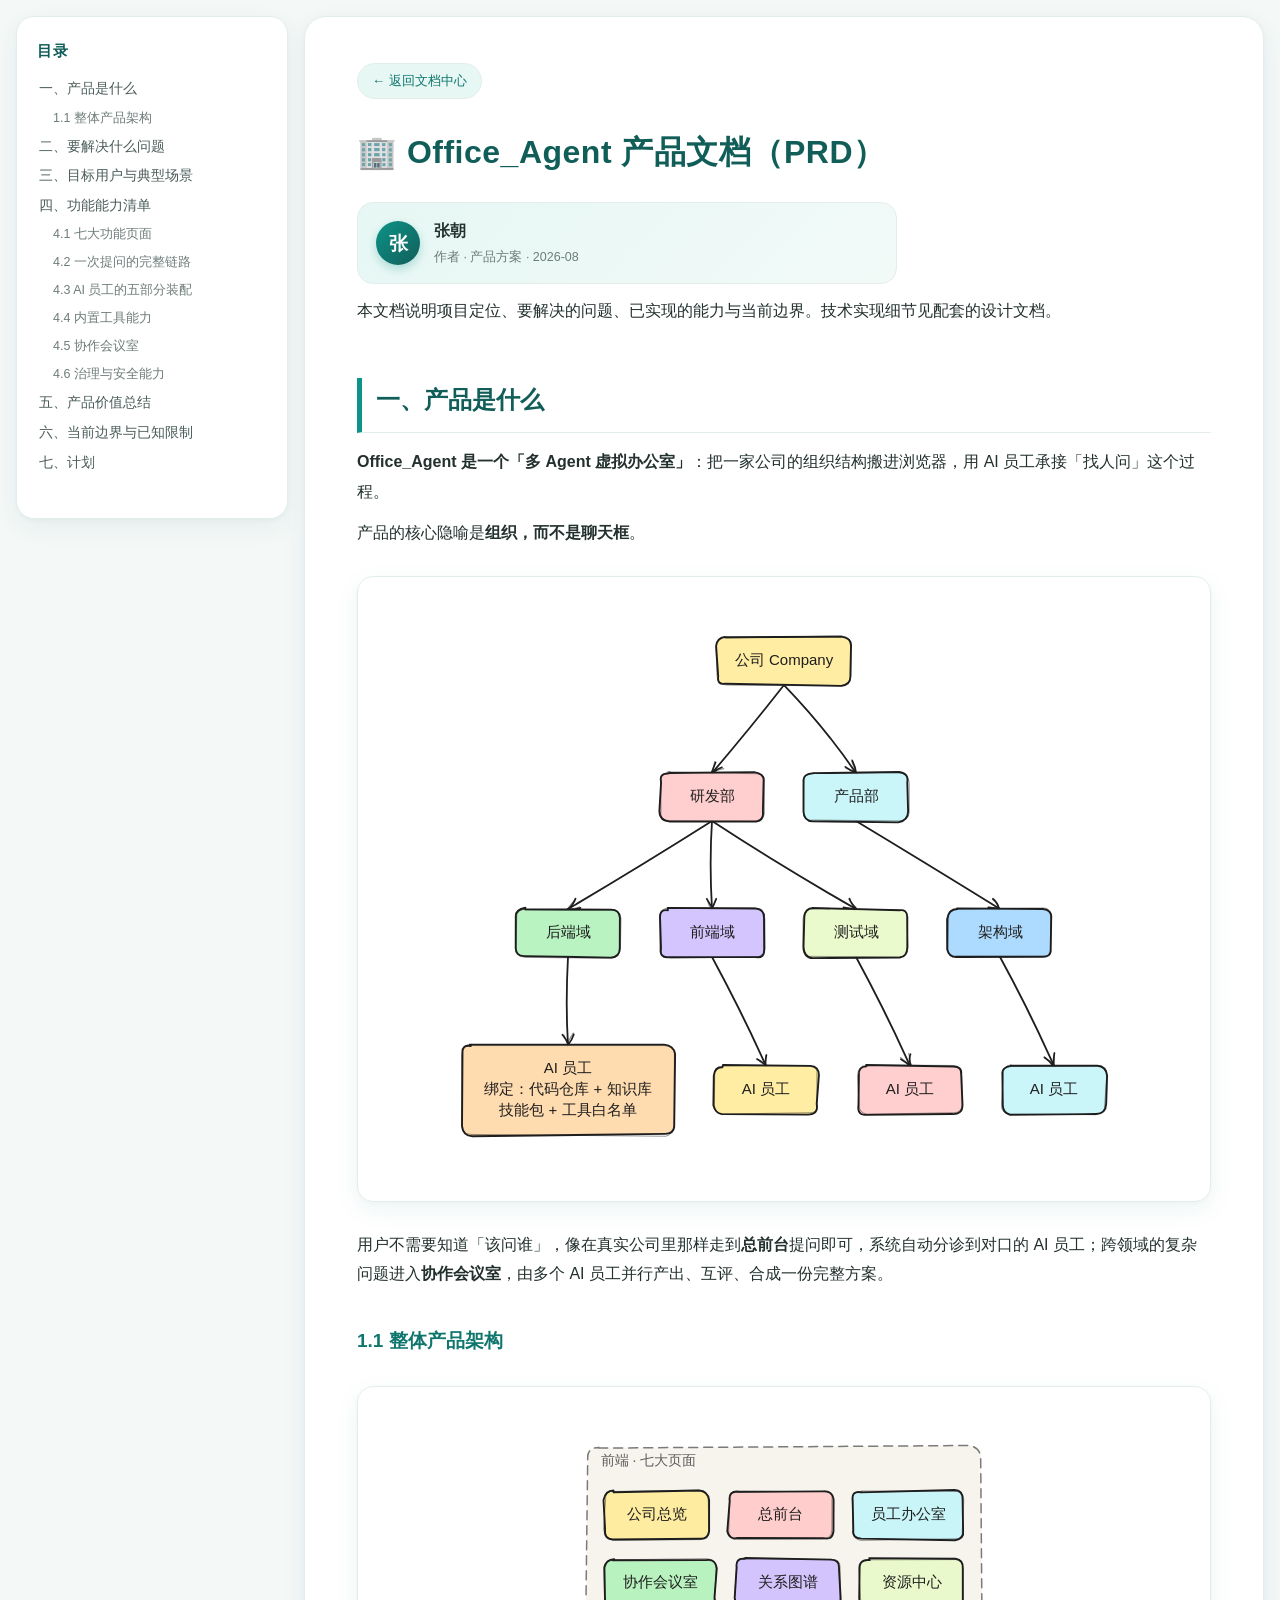
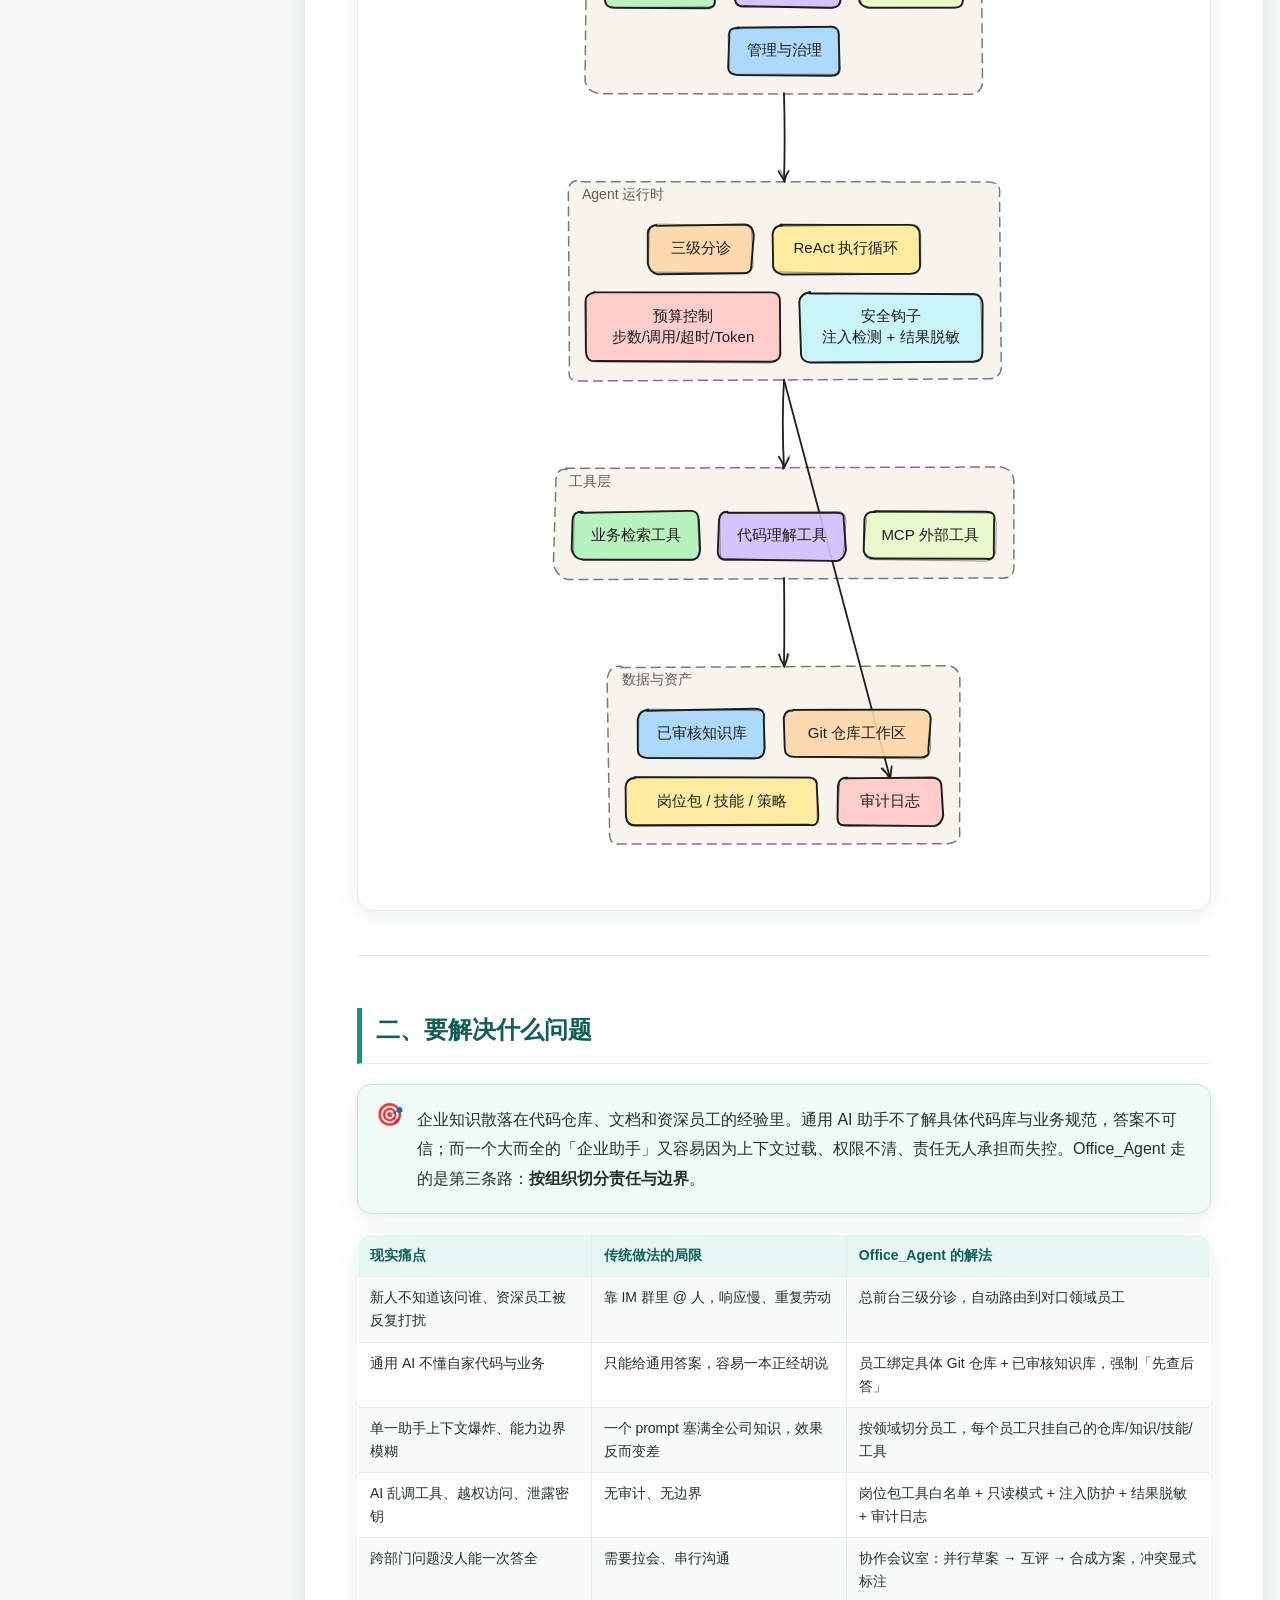
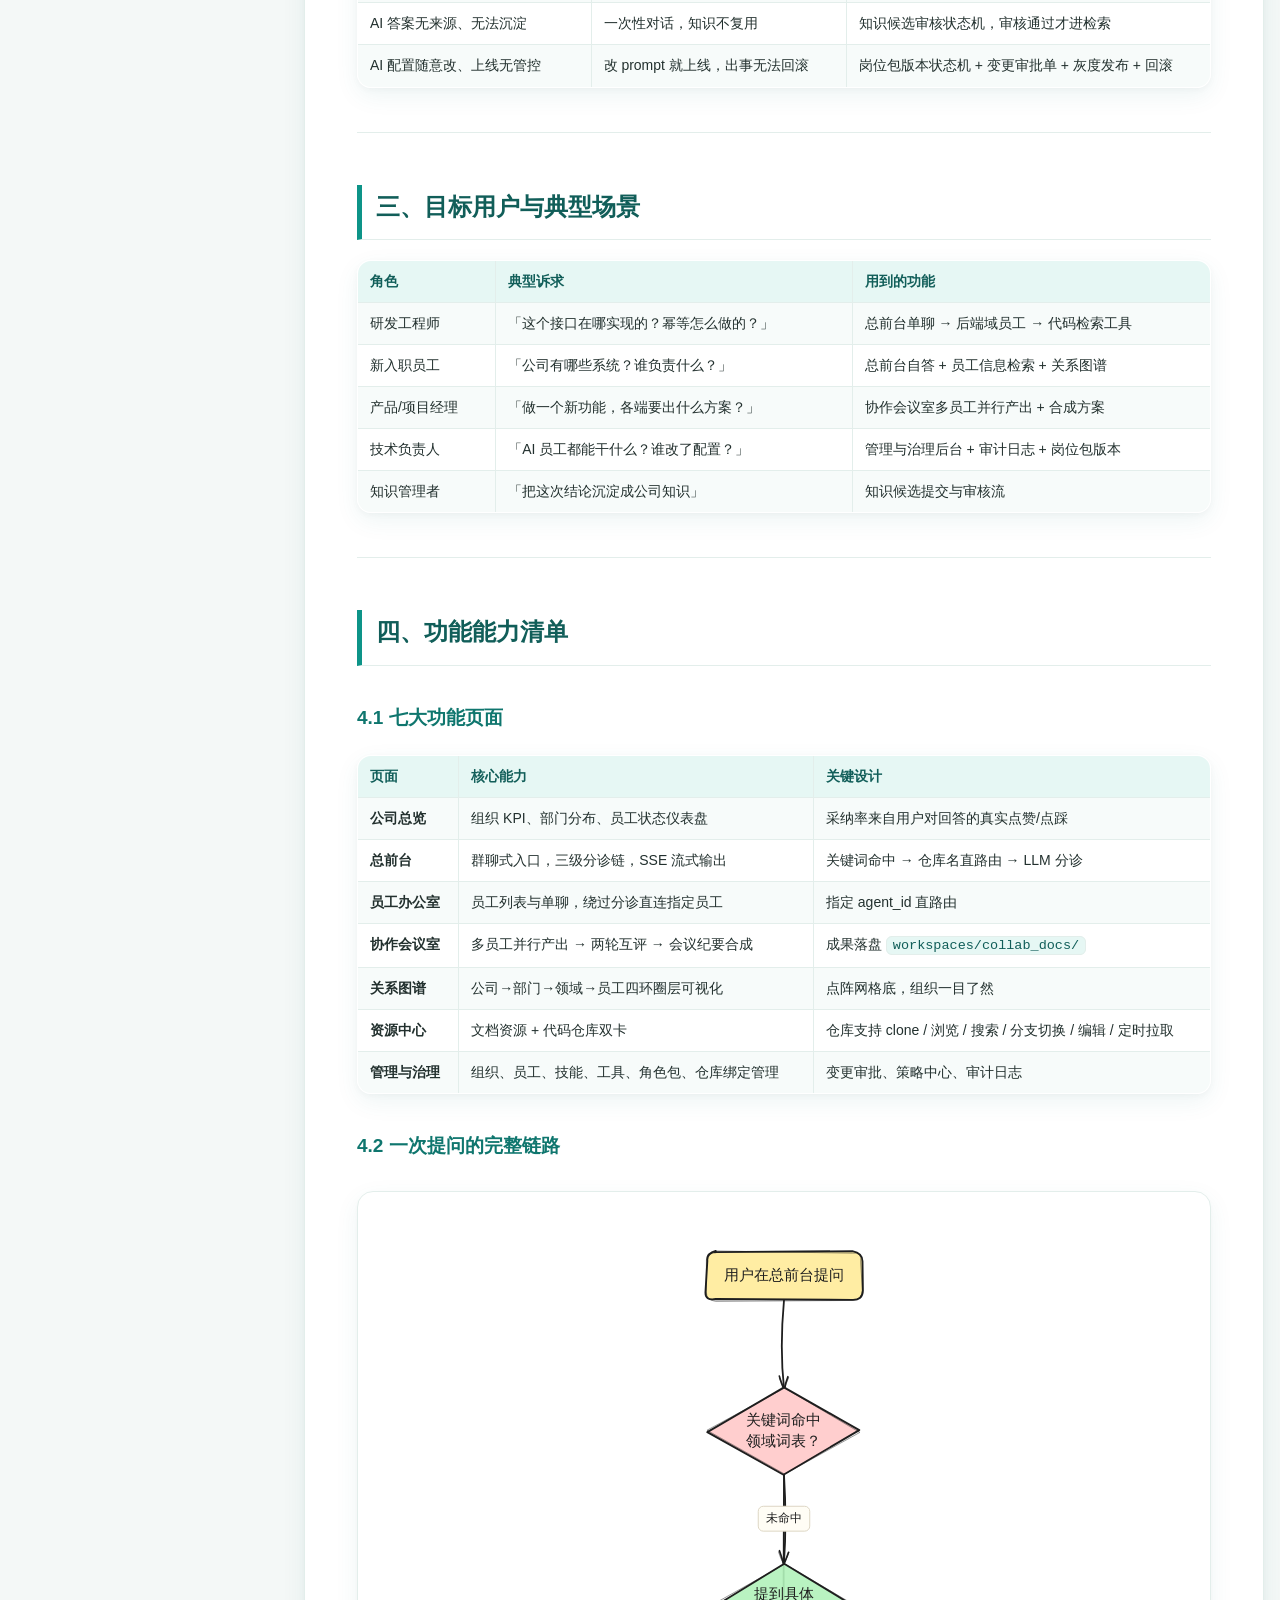
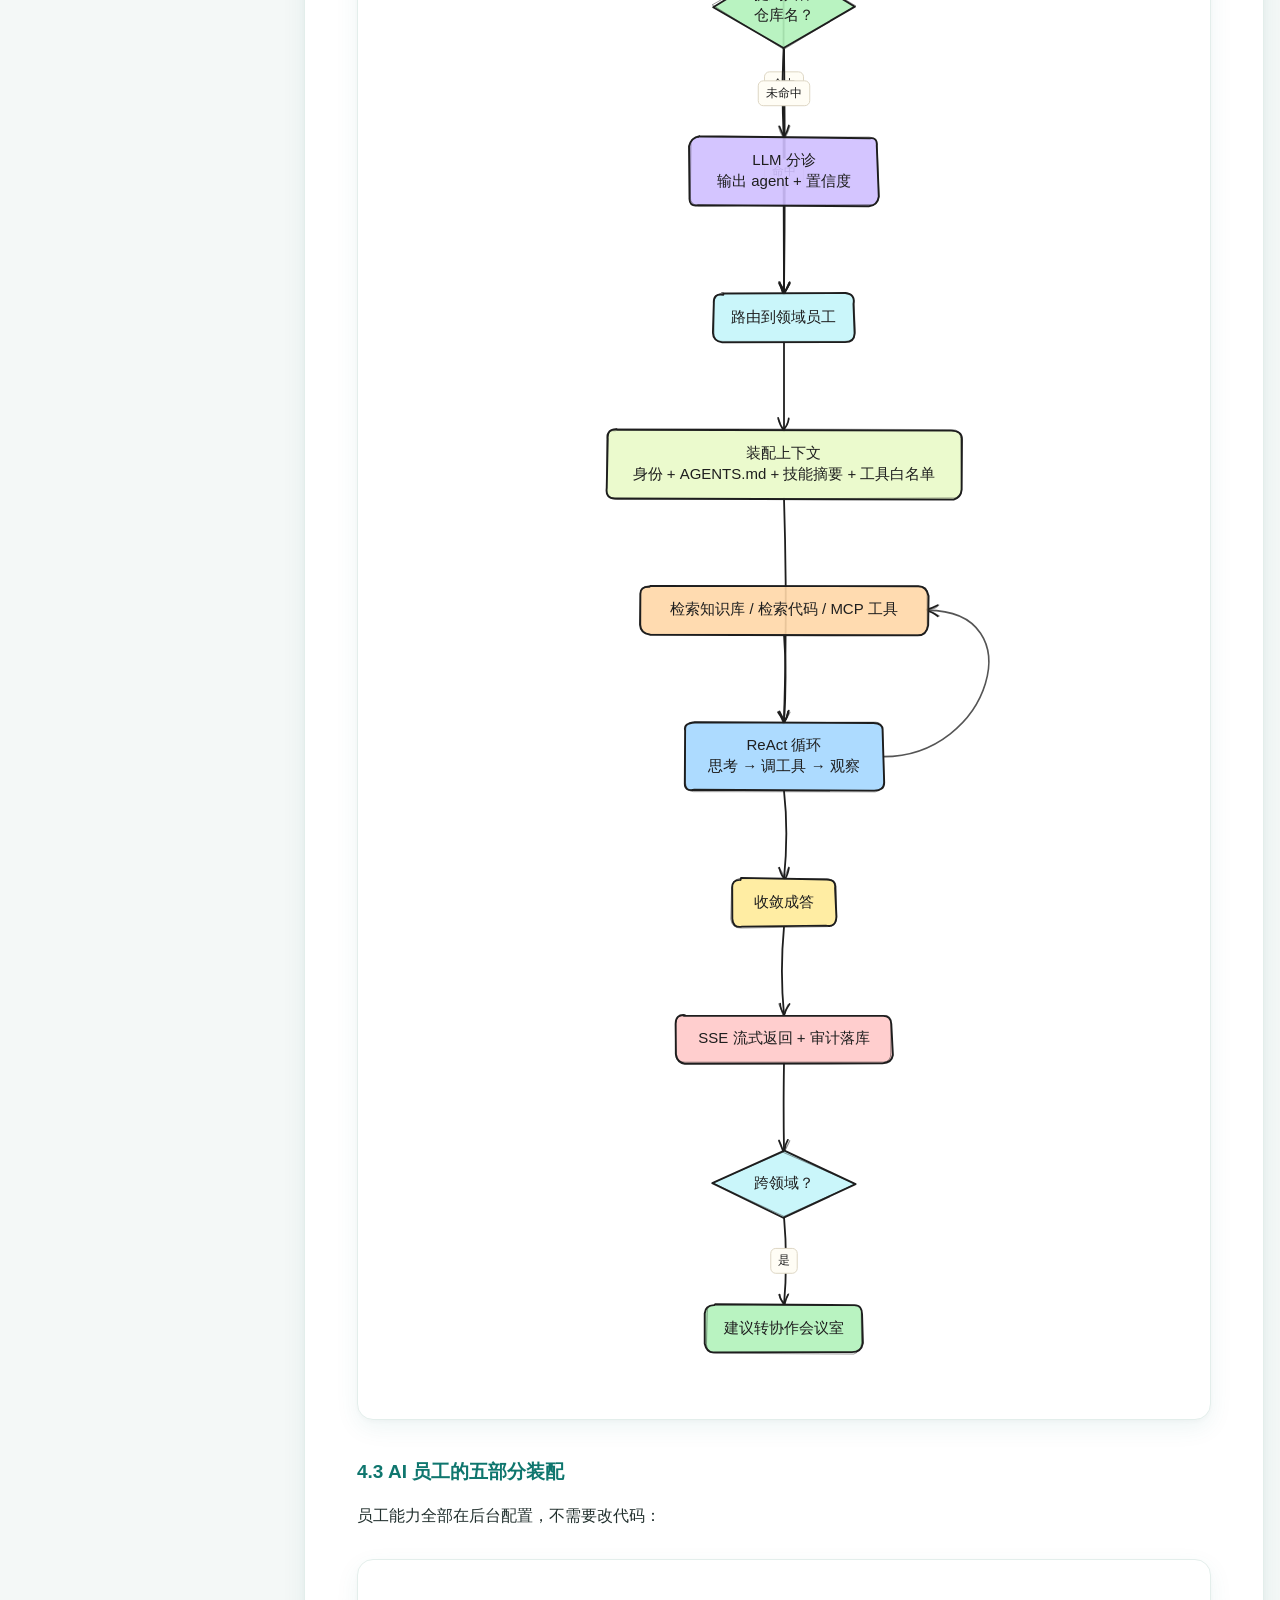
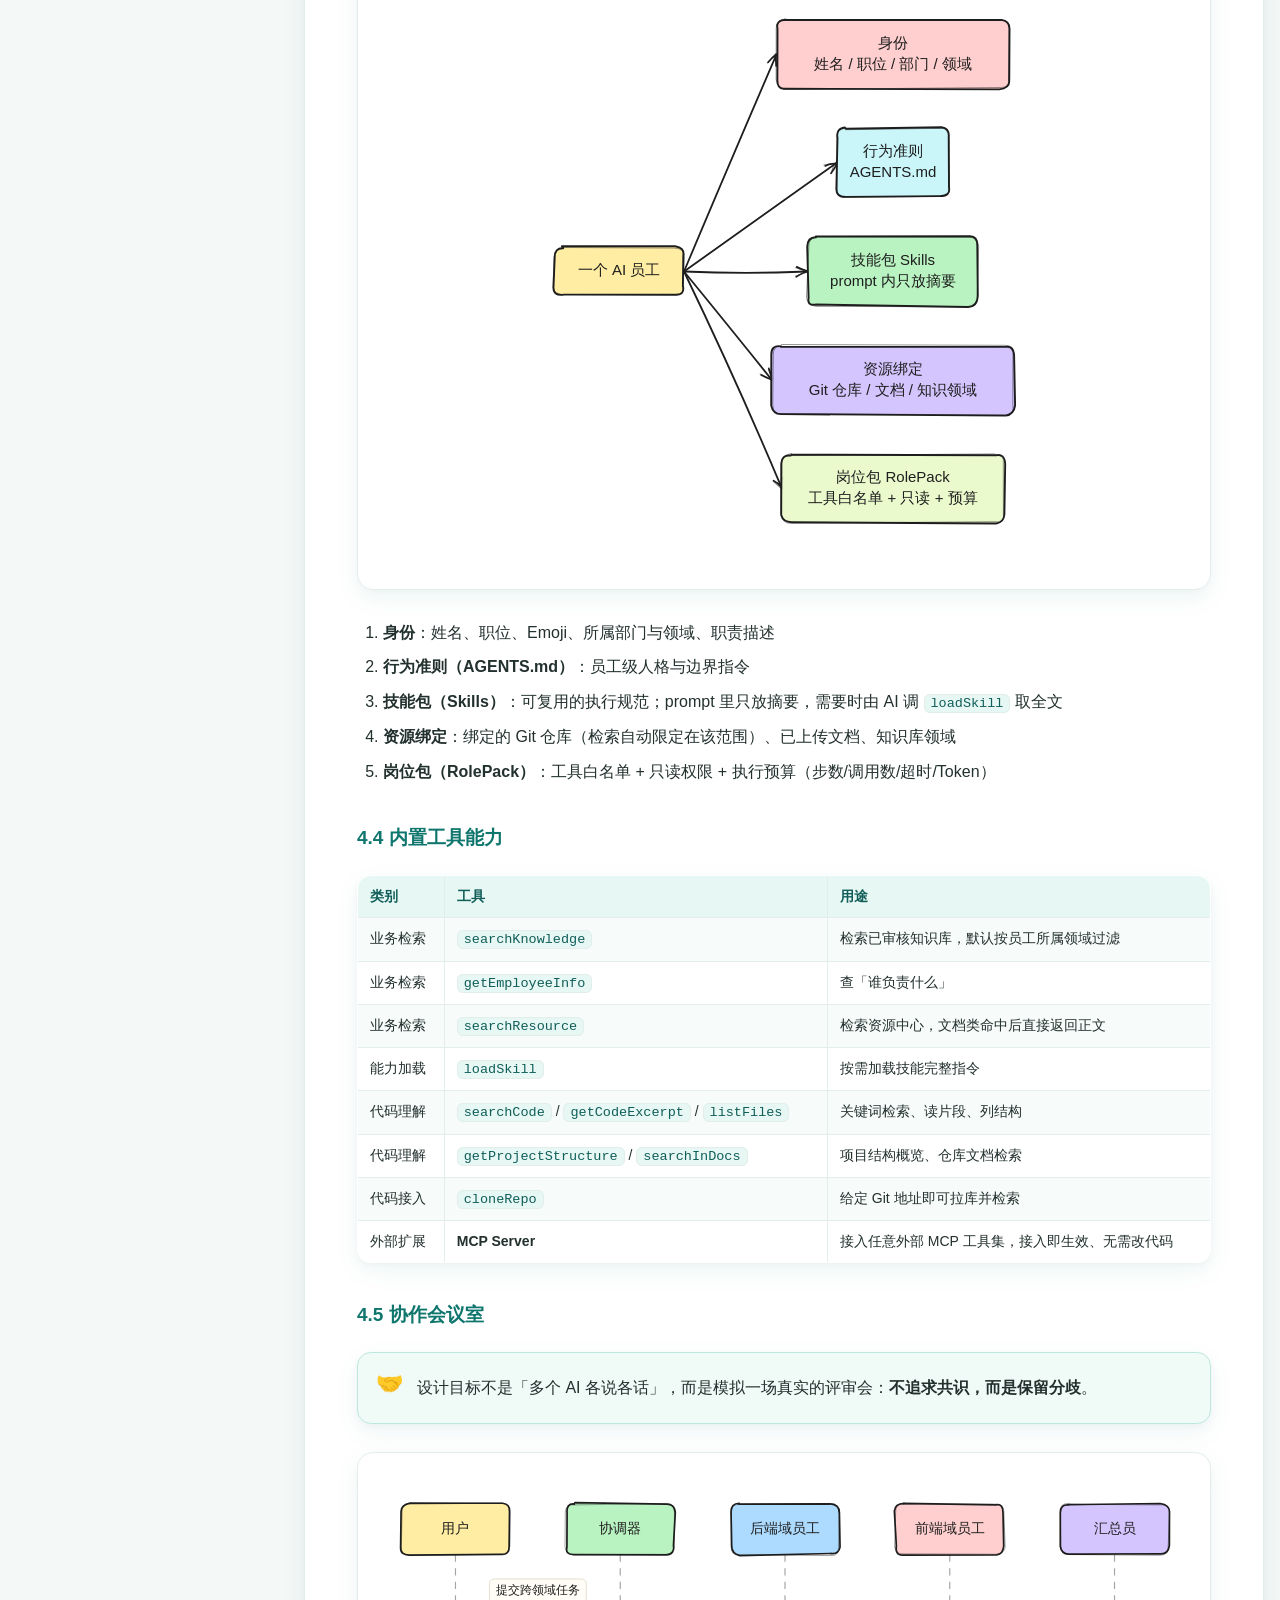
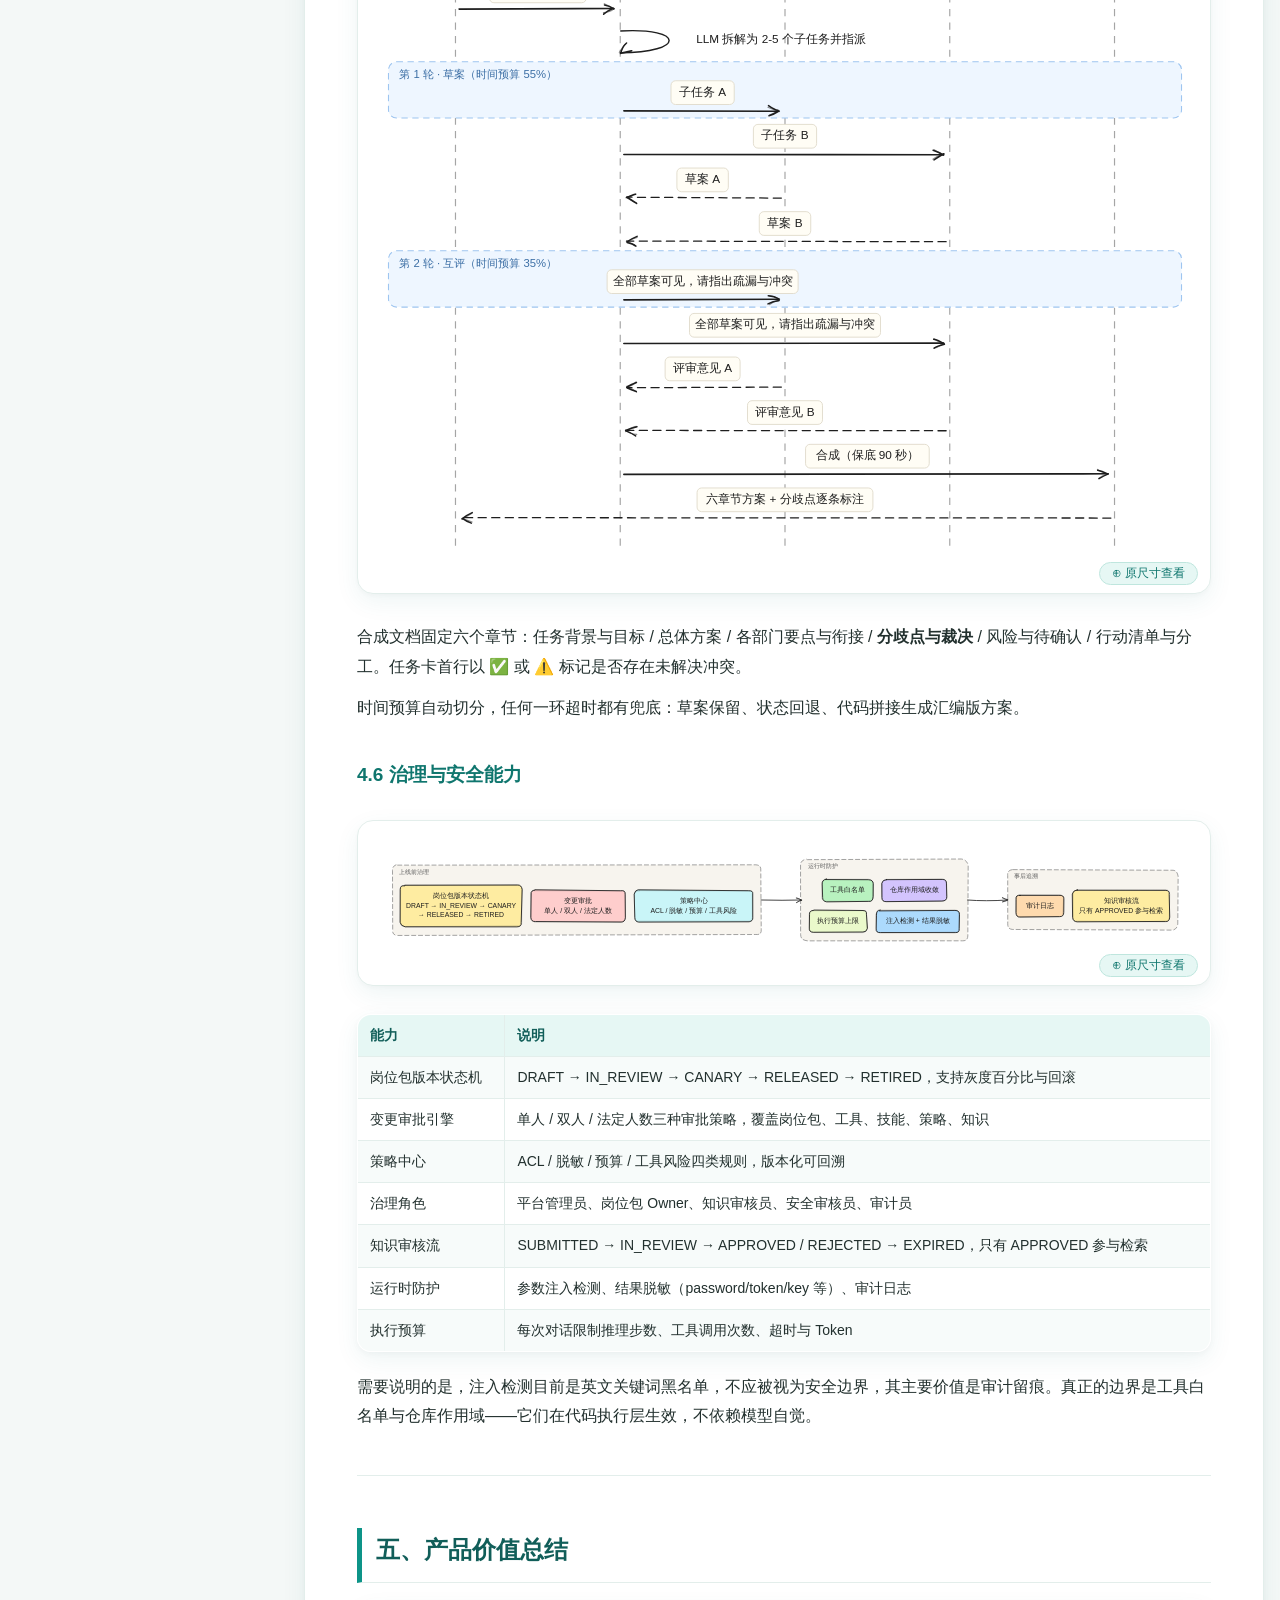
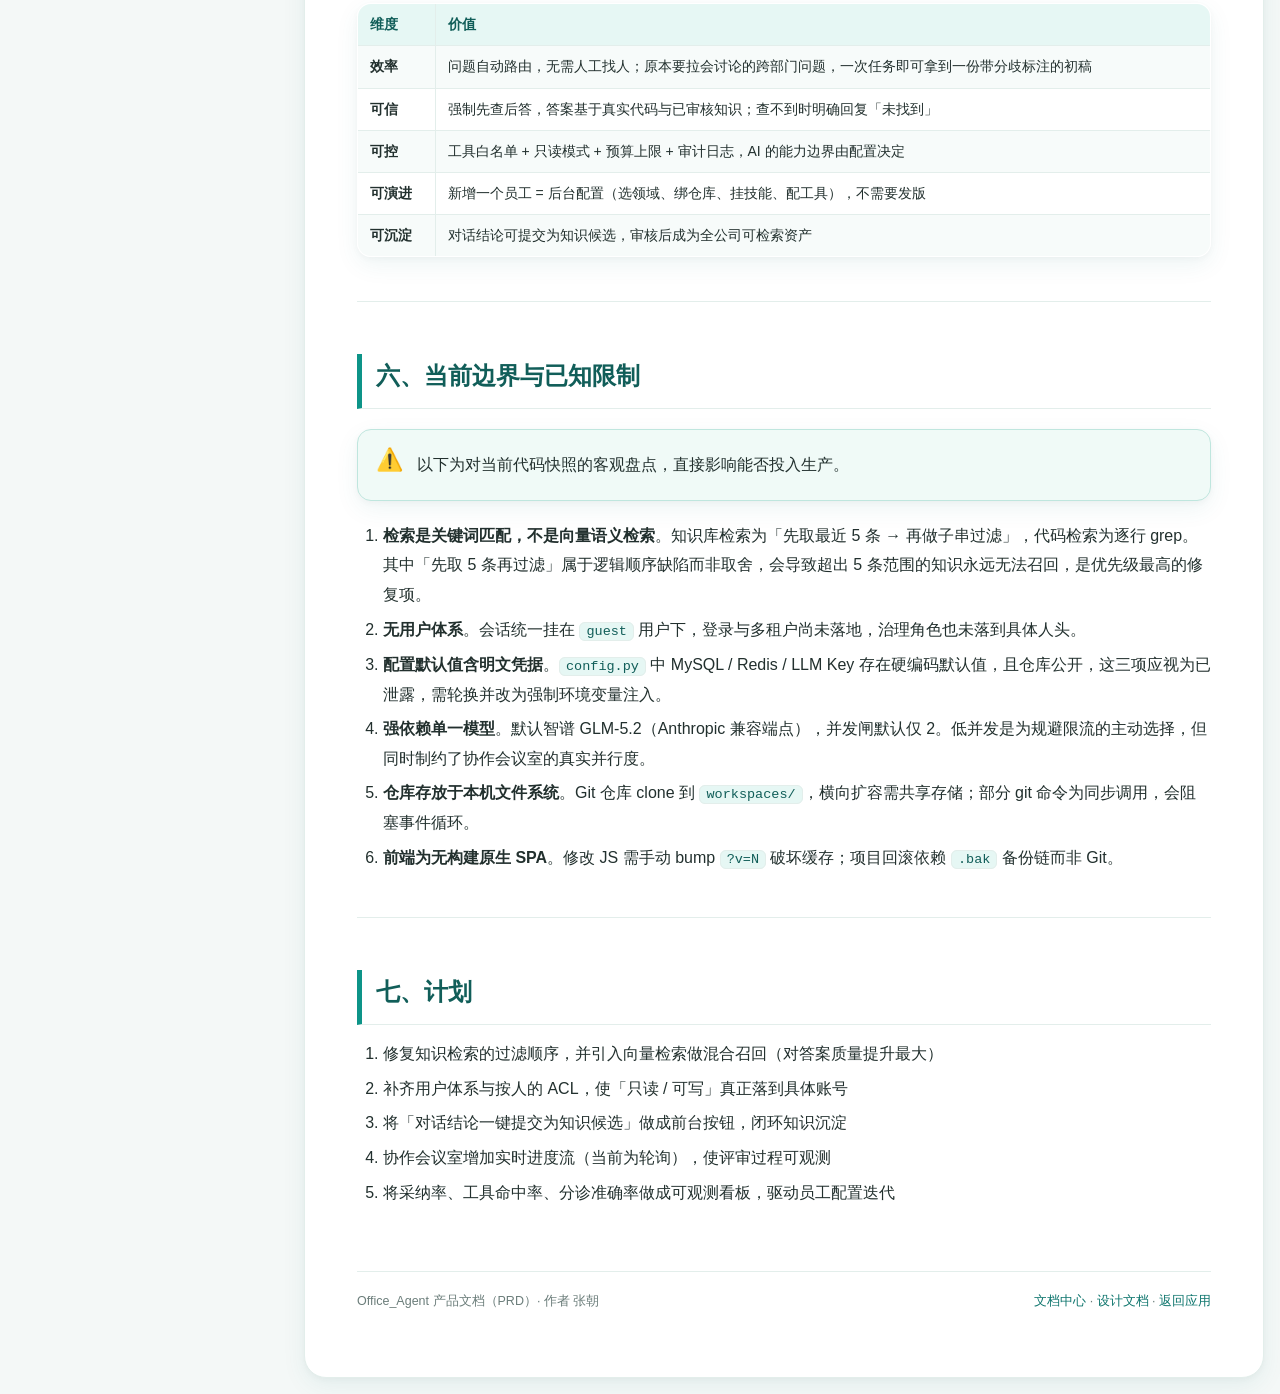
<file: frontend/doc/office_agent_prd.html>
<!DOCTYPE html>
<html lang="zh-CN">
<head>
<meta charset="utf-8">
<meta name="viewport" content="width=device-width,initial-scale=1">
<title>Office_Agent 产品文档（PRD）</title>
<style>
/* Soft SaaS teal 皮肤：与主应用(tokens)同色系；正文与手绘图表内容不变 */
:root{--ink:#22302e;--muted:#6b7d7a;--teal-600:#0D9488;--teal-700:#0F766E;--teal-800:#115E59;
  --teal-50:#E6F7F4;--bg:#F4F8F7;--card:#ffffff;--line:#E3EEEB;--accent:#0F766E;
  --shadow:0 8px 24px rgba(15,118,110,.07),0 2px 6px rgba(23,23,23,.03);}
*{box-sizing:border-box}
html{scroll-behavior:smooth}
body{margin:0;background:var(--bg);color:var(--ink);
  font-family:"Segoe UI","PingFang SC","Hiragino Sans GB","Noto Sans SC","Microsoft YaHei",sans-serif;
  font-size:16px;line-height:1.85;}
.layout{display:flex;align-items:flex-start;max-width:1560px;margin:0 auto;}
.toc{position:sticky;top:16px;max-height:calc(100vh - 32px);overflow:auto;width:272px;flex:0 0 272px;
  margin:16px 0 16px 16px;padding:22px 14px 40px;background:var(--card);border:1px solid var(--line);
  border-radius:18px;box-shadow:var(--shadow);font-size:13.5px;line-height:1.6;}
.toc-title{font-size:15px;font-weight:700;margin:0 6px 12px;color:var(--teal-800);letter-spacing:1px}
.toc ul{list-style:none;margin:0;padding:0}
.toc li{margin:2px 0}
.toc li.lv3{padding-left:14px;font-size:12.5px;opacity:.8}
.toc a{color:#4a5c59;text-decoration:none;display:block;padding:3px 8px;border-radius:8px}
.toc a:hover{background:var(--teal-50);color:var(--teal-700)}
main{flex:1;min-width:0;margin:16px;padding:46px 52px 64px;background:var(--card);
  border:1px solid var(--line);border-radius:22px;box-shadow:var(--shadow);}
.back-home{display:inline-flex;align-items:center;gap:6px;font-size:13px;color:var(--teal-700);
  text-decoration:none;margin-bottom:24px;padding:5px 14px;border:1px solid var(--line);
  border-radius:999px;background:var(--teal-50);transition:background .15s}
.back-home:hover{background:#D3EEE8}
h1{font-size:32px;margin:0 0 6px;letter-spacing:.5px;color:var(--teal-800)}
.subtitle{color:var(--muted);font-size:14px;margin-bottom:18px}
.author-card{display:flex;align-items:center;gap:14px;margin:20px 0 10px;padding:14px 18px;max-width:540px;
  background:linear-gradient(135deg,var(--teal-50),#F2FAF8);border:1px solid var(--line);border-radius:16px}
.author-avatar{width:44px;height:44px;flex:0 0 44px;border-radius:50%;display:flex;align-items:center;
  justify-content:center;color:#fff;font-size:19px;font-weight:700;
  background:linear-gradient(135deg,var(--teal-600),var(--teal-800));box-shadow:0 4px 10px rgba(13,148,136,.28)}
.author-name{font-weight:700;font-size:15.5px;color:var(--ink)}
.author-meta{font-size:12.5px;color:var(--muted)}
h2{font-size:24px;margin:52px 0 14px;padding:0 0 10px 14px;color:var(--teal-800);
  border-bottom:1px solid var(--line);border-left:5px solid var(--teal-600)}
h3{font-size:19px;margin:34px 0 10px;color:var(--teal-700)}
h4{font-size:16.5px;margin:24px 0 8px;color:#334340}
p{margin:12px 0}
ul,ol{margin:12px 0;padding-left:26px}
li{margin:5px 0}
a{color:var(--teal-700)}
code{background:var(--teal-50);border:1px solid var(--line);border-radius:6px;padding:1px 6px;
  font-size:13.5px;color:var(--teal-800);
  font-family:"SFMono-Regular",Consolas,"Liberation Mono",monospace}
pre.code{background:#12332F;color:#D9F2EC;padding:18px 20px;border-radius:14px;overflow:auto;
  font-size:13px;line-height:1.6;box-shadow:var(--shadow)}
pre.code code{background:none;border:none;color:inherit;padding:0}
blockquote{margin:18px 0;padding:14px 18px;background:var(--teal-50);border-left:4px solid var(--teal-600);
  border-radius:0 12px 12px 0;color:#3d4f4c;font-size:14.5px}
hr{border:none;border-top:1px solid var(--line);margin:44px 0}
.callout{display:flex;gap:14px;background:#F0FAF7;border:1px solid #BFE6DE;border-radius:14px;
  padding:16px 18px;margin:20px 0;box-shadow:var(--shadow)}
.callout-icon{font-size:22px;line-height:1.3}
.callout-body p{margin:4px 0}
.callout-body ul{margin:6px 0}
.table-wrap{overflow-x:auto;margin:20px 0;border-radius:14px;box-shadow:var(--shadow)}
table{border-collapse:collapse;width:100%;font-size:14px;background:#fff;
  border:1px solid var(--line);border-radius:14px;overflow:hidden}
th,td{border:1px solid var(--line);padding:9px 12px;text-align:left;vertical-align:top;line-height:1.65}
th{background:var(--teal-50);font-weight:600;color:var(--teal-800)}
tr:nth-child(even) td{background:#F7FBFA}
figure.diagram{position:relative;margin:28px 0;padding:20px 16px 26px;background:#fff;
  border:1px solid var(--line);border-radius:16px;box-shadow:var(--shadow);overflow-x:auto}
figure.diagram.zoomed{overflow-x:auto}
.hd-svg{display:block;margin:0 auto}
.zoom-btn{position:absolute;right:12px;bottom:8px;font-size:12px;color:var(--teal-700);background:var(--teal-50);
  border:1px solid #BFE6DE;border-radius:999px;padding:2px 12px;cursor:pointer;font-family:inherit}
.zoom-btn:hover{background:#D3EEE8}
.hd-text{font-family:"Comic Sans MS","Segoe Print","Noto Sans SC","PingFang SC",sans-serif}
.doc-footer{margin-top:64px;padding-top:18px;border-top:1px solid var(--line);
  display:flex;justify-content:space-between;flex-wrap:wrap;gap:8px;font-size:12.5px;color:var(--muted)}
.doc-footer a{color:var(--teal-700);text-decoration:none}
.doc-footer a:hover{text-decoration:underline}
@media(max-width:1000px){.toc{display:none}main{margin:10px;padding:28px 20px 60px}}
</style>
</head>
<body>
<div class="layout">
<nav class="toc"><div class="toc-title">目录</div><ul><li class="lv2"><a href="#一-产品是什么">一、产品是什么</a></li><li class="lv3"><a href="#1-1-整体产品架构">1.1 整体产品架构</a></li><li class="lv2"><a href="#二-要解决什么问题">二、要解决什么问题</a></li><li class="lv2"><a href="#三-目标用户与典型场景">三、目标用户与典型场景</a></li><li class="lv2"><a href="#四-功能能力清单">四、功能能力清单</a></li><li class="lv3"><a href="#4-1-七大功能页面">4.1 七大功能页面</a></li><li class="lv3"><a href="#4-2-一次提问的完整链路">4.2 一次提问的完整链路</a></li><li class="lv3"><a href="#4-3-AI-员工的五部分装配">4.3 AI 员工的五部分装配</a></li><li class="lv3"><a href="#4-4-内置工具能力">4.4 内置工具能力</a></li><li class="lv3"><a href="#4-5-协作会议室">4.5 协作会议室</a></li><li class="lv3"><a href="#4-6-治理与安全能力">4.6 治理与安全能力</a></li><li class="lv2"><a href="#五-产品价值总结">五、产品价值总结</a></li><li class="lv2"><a href="#六-当前边界与已知限制">六、当前边界与已知限制</a></li><li class="lv2"><a href="#七-下一步产品建议">七、计划</a></li></ul></nav>
<main>
<a class="back-home" href="/doc/">← 返回文档中心</a>
<h1>🏢 Office_Agent 产品文档（PRD）</h1>
<div class="author-card">
  <div class="author-avatar">张</div>
  <div>
    <div class="author-name">张朝</div>
    <div class="author-meta">作者 · 产品方案 · 2026-08</div>
  </div>
</div>
<p>本文档说明项目定位、要解决的问题、已实现的能力与当前边界。技术实现细节见配套的设计文档。</p>

<h2 id="一-产品是什么">一、产品是什么</h2>
<p><strong>Office_Agent 是一个「多 Agent 虚拟办公室」</strong>：把一家公司的组织结构搬进浏览器，用 AI 员工承接「找人问」这个过程。</p>
<p>产品的核心隐喻是<strong>组织，而不是聊天框</strong>。</p>
<figure class="diagram"><div class="hd-host" data-diagram="{&quot;type&quot;: &quot;flow&quot;, &quot;dir&quot;: &quot;TB&quot;, &quot;nodes&quot;: [{&quot;id&quot;: &quot;C&quot;, &quot;label&quot;: &quot;公司 Company&quot;, &quot;shape&quot;: &quot;rect&quot;}, {&quot;id&quot;: &quot;D1&quot;, &quot;label&quot;: &quot;研发部&quot;, &quot;shape&quot;: &quot;rect&quot;}, {&quot;id&quot;: &quot;D2&quot;, &quot;label&quot;: &quot;产品部&quot;, &quot;shape&quot;: &quot;rect&quot;}, {&quot;id&quot;: &quot;M1&quot;, &quot;label&quot;: &quot;后端域&quot;, &quot;shape&quot;: &quot;rect&quot;}, {&quot;id&quot;: &quot;M2&quot;, &quot;label&quot;: &quot;前端域&quot;, &quot;shape&quot;: &quot;rect&quot;}, {&quot;id&quot;: &quot;M3&quot;, &quot;label&quot;: &quot;测试域&quot;, &quot;shape&quot;: &quot;rect&quot;}, {&quot;id&quot;: &quot;M4&quot;, &quot;label&quot;: &quot;架构域&quot;, &quot;shape&quot;: &quot;rect&quot;}, {&quot;id&quot;: &quot;A1&quot;, &quot;label&quot;: &quot;AI 员工\n绑定：代码仓库 + 知识库\n技能包 + 工具白名单&quot;, &quot;shape&quot;: &quot;rect&quot;}, {&quot;id&quot;: &quot;A2&quot;, &quot;label&quot;: &quot;AI 员工&quot;, &quot;shape&quot;: &quot;rect&quot;}, {&quot;id&quot;: &quot;A3&quot;, &quot;label&quot;: &quot;AI 员工&quot;, &quot;shape&quot;: &quot;rect&quot;}, {&quot;id&quot;: &quot;A4&quot;, &quot;label&quot;: &quot;AI 员工&quot;, &quot;shape&quot;: &quot;rect&quot;}], &quot;edges&quot;: [{&quot;from&quot;: &quot;C&quot;, &quot;to&quot;: &quot;D1&quot;, &quot;dotted&quot;: false, &quot;label&quot;: null, &quot;arrow&quot;: true}, {&quot;from&quot;: &quot;C&quot;, &quot;to&quot;: &quot;D2&quot;, &quot;dotted&quot;: false, &quot;label&quot;: null, &quot;arrow&quot;: true}, {&quot;from&quot;: &quot;D1&quot;, &quot;to&quot;: &quot;M1&quot;, &quot;dotted&quot;: false, &quot;label&quot;: null, &quot;arrow&quot;: true}, {&quot;from&quot;: &quot;D1&quot;, &quot;to&quot;: &quot;M2&quot;, &quot;dotted&quot;: false, &quot;label&quot;: null, &quot;arrow&quot;: true}, {&quot;from&quot;: &quot;D1&quot;, &quot;to&quot;: &quot;M3&quot;, &quot;dotted&quot;: false, &quot;label&quot;: null, &quot;arrow&quot;: true}, {&quot;from&quot;: &quot;D2&quot;, &quot;to&quot;: &quot;M4&quot;, &quot;dotted&quot;: false, &quot;label&quot;: null, &quot;arrow&quot;: true}, {&quot;from&quot;: &quot;M1&quot;, &quot;to&quot;: &quot;A1&quot;, &quot;dotted&quot;: false, &quot;label&quot;: null, &quot;arrow&quot;: true}, {&quot;from&quot;: &quot;M2&quot;, &quot;to&quot;: &quot;A2&quot;, &quot;dotted&quot;: false, &quot;label&quot;: null, &quot;arrow&quot;: true}, {&quot;from&quot;: &quot;M3&quot;, &quot;to&quot;: &quot;A3&quot;, &quot;dotted&quot;: false, &quot;label&quot;: null, &quot;arrow&quot;: true}, {&quot;from&quot;: &quot;M4&quot;, &quot;to&quot;: &quot;A4&quot;, &quot;dotted&quot;: false, &quot;label&quot;: null, &quot;arrow&quot;: true}], &quot;groups&quot;: [], &quot;seed&quot;: 20}"></div></figure>
<p>用户不需要知道「该问谁」，像在真实公司里那样走到<strong>总前台</strong>提问即可，系统自动分诊到对口的 AI 员工；跨领域的复杂问题进入<strong>协作会议室</strong>，由多个 AI 员工并行产出、互评、合成一份完整方案。</p>
<h3 id="1-1-整体产品架构">1.1 整体产品架构</h3>
<figure class="diagram"><div class="hd-host" data-diagram="{&quot;type&quot;: &quot;flow&quot;, &quot;dir&quot;: &quot;TB&quot;, &quot;nodes&quot;: [{&quot;id&quot;: &quot;P1&quot;, &quot;label&quot;: &quot;公司总览&quot;, &quot;shape&quot;: &quot;rect&quot;}, {&quot;id&quot;: &quot;P2&quot;, &quot;label&quot;: &quot;总前台&quot;, &quot;shape&quot;: &quot;rect&quot;}, {&quot;id&quot;: &quot;P3&quot;, &quot;label&quot;: &quot;员工办公室&quot;, &quot;shape&quot;: &quot;rect&quot;}, {&quot;id&quot;: &quot;P4&quot;, &quot;label&quot;: &quot;协作会议室&quot;, &quot;shape&quot;: &quot;rect&quot;}, {&quot;id&quot;: &quot;P5&quot;, &quot;label&quot;: &quot;关系图谱&quot;, &quot;shape&quot;: &quot;rect&quot;}, {&quot;id&quot;: &quot;P6&quot;, &quot;label&quot;: &quot;资源中心&quot;, &quot;shape&quot;: &quot;rect&quot;}, {&quot;id&quot;: &quot;P7&quot;, &quot;label&quot;: &quot;管理与治理&quot;, &quot;shape&quot;: &quot;rect&quot;}, {&quot;id&quot;: &quot;R1&quot;, &quot;label&quot;: &quot;三级分诊&quot;, &quot;shape&quot;: &quot;rect&quot;}, {&quot;id&quot;: &quot;R2&quot;, &quot;label&quot;: &quot;ReAct 执行循环&quot;, &quot;shape&quot;: &quot;rect&quot;}, {&quot;id&quot;: &quot;R3&quot;, &quot;label&quot;: &quot;预算控制\n步数/调用/超时/Token&quot;, &quot;shape&quot;: &quot;rect&quot;}, {&quot;id&quot;: &quot;R4&quot;, &quot;label&quot;: &quot;安全钩子\n注入检测 + 结果脱敏&quot;, &quot;shape&quot;: &quot;rect&quot;}, {&quot;id&quot;: &quot;T1&quot;, &quot;label&quot;: &quot;业务检索工具&quot;, &quot;shape&quot;: &quot;rect&quot;}, {&quot;id&quot;: &quot;T2&quot;, &quot;label&quot;: &quot;代码理解工具&quot;, &quot;shape&quot;: &quot;rect&quot;}, {&quot;id&quot;: &quot;T3&quot;, &quot;label&quot;: &quot;MCP 外部工具&quot;, &quot;shape&quot;: &quot;rect&quot;}, {&quot;id&quot;: &quot;S1&quot;, &quot;label&quot;: &quot;已审核知识库&quot;, &quot;shape&quot;: &quot;rect&quot;}, {&quot;id&quot;: &quot;S2&quot;, &quot;label&quot;: &quot;Git 仓库工作区&quot;, &quot;shape&quot;: &quot;rect&quot;}, {&quot;id&quot;: &quot;S3&quot;, &quot;label&quot;: &quot;岗位包 / 技能 / 策略&quot;, &quot;shape&quot;: &quot;rect&quot;}, {&quot;id&quot;: &quot;S4&quot;, &quot;label&quot;: &quot;审计日志&quot;, &quot;shape&quot;: &quot;rect&quot;}], &quot;edges&quot;: [{&quot;from&quot;: &quot;UI&quot;, &quot;to&quot;: &quot;CORE&quot;, &quot;dotted&quot;: false, &quot;label&quot;: null, &quot;arrow&quot;: true}, {&quot;from&quot;: &quot;CORE&quot;, &quot;to&quot;: &quot;TOOLS&quot;, &quot;dotted&quot;: false, &quot;label&quot;: null, &quot;arrow&quot;: true}, {&quot;from&quot;: &quot;TOOLS&quot;, &quot;to&quot;: &quot;DATA&quot;, &quot;dotted&quot;: false, &quot;label&quot;: null, &quot;arrow&quot;: true}, {&quot;from&quot;: &quot;CORE&quot;, &quot;to&quot;: &quot;S4&quot;, &quot;dotted&quot;: false, &quot;label&quot;: null, &quot;arrow&quot;: true}], &quot;groups&quot;: [{&quot;id&quot;: &quot;UI&quot;, &quot;label&quot;: &quot;前端 · 七大页面&quot;, &quot;members&quot;: [&quot;P1&quot;, &quot;P2&quot;, &quot;P3&quot;, &quot;P4&quot;, &quot;P5&quot;, &quot;P6&quot;, &quot;P7&quot;]}, {&quot;id&quot;: &quot;CORE&quot;, &quot;label&quot;: &quot;Agent 运行时&quot;, &quot;members&quot;: [&quot;R1&quot;, &quot;R2&quot;, &quot;R3&quot;, &quot;R4&quot;]}, {&quot;id&quot;: &quot;TOOLS&quot;, &quot;label&quot;: &quot;工具层&quot;, &quot;members&quot;: [&quot;T1&quot;, &quot;T2&quot;, &quot;T3&quot;]}, {&quot;id&quot;: &quot;DATA&quot;, &quot;label&quot;: &quot;数据与资产&quot;, &quot;members&quot;: [&quot;S1&quot;, &quot;S2&quot;, &quot;S3&quot;, &quot;S4&quot;]}], &quot;seed&quot;: 33}"></div></figure>
<hr>
<h2 id="二-要解决什么问题">二、要解决什么问题</h2>
<div class="callout"><div class="callout-icon">🎯</div><div class="callout-body"><p>企业知识散落在代码仓库、文档和资深员工的经验里。通用 AI 助手不了解具体代码库与业务规范，答案不可信；而一个大而全的「企业助手」又容易因为上下文过载、权限不清、责任无人承担而失控。Office_Agent 走的是第三条路：<strong>按组织切分责任与边界</strong>。</p></div></div>
<div class="table-wrap"><table><tr><th>现实痛点</th><th>传统做法的局限</th><th>Office_Agent 的解法</th></tr><tr><td>新人不知道该问谁、资深员工被反复打扰</td><td>靠 IM 群里 @ 人，响应慢、重复劳动</td><td>总前台三级分诊，自动路由到对口领域员工</td></tr><tr><td>通用 AI 不懂自家代码与业务</td><td>只能给通用答案，容易一本正经胡说</td><td>员工绑定具体 Git 仓库 + 已审核知识库，强制「先查后答」</td></tr><tr><td>单一助手上下文爆炸、能力边界模糊</td><td>一个 prompt 塞满全公司知识，效果反而变差</td><td>按领域切分员工，每个员工只挂自己的仓库/知识/技能/工具</td></tr><tr><td>AI 乱调工具、越权访问、泄露密钥</td><td>无审计、无边界</td><td>岗位包工具白名单 + 只读模式 + 注入防护 + 结果脱敏 + 审计日志</td></tr><tr><td>跨部门问题没人能一次答全</td><td>需要拉会、串行沟通</td><td>协作会议室：并行草案 → 互评 → 合成方案，冲突显式标注</td></tr><tr><td>AI 答案无来源、无法沉淀</td><td>一次性对话，知识不复用</td><td>知识候选审核状态机，审核通过才进检索</td></tr><tr><td>AI 配置随意改、上线无管控</td><td>改 prompt 就上线，出事无法回滚</td><td>岗位包版本状态机 + 变更审批单 + 灰度发布 + 回滚</td></tr></table></div>
<hr>
<h2 id="三-目标用户与典型场景">三、目标用户与典型场景</h2>
<div class="table-wrap"><table><tr><th>角色</th><th>典型诉求</th><th>用到的功能</th></tr><tr><td>研发工程师</td><td>「这个接口在哪实现的？幂等怎么做的？」</td><td>总前台单聊 → 后端域员工 → 代码检索工具</td></tr><tr><td>新入职员工</td><td>「公司有哪些系统？谁负责什么？」</td><td>总前台自答 + 员工信息检索 + 关系图谱</td></tr><tr><td>产品/项目经理</td><td>「做一个新功能，各端要出什么方案？」</td><td>协作会议室多员工并行产出 + 合成方案</td></tr><tr><td>技术负责人</td><td>「AI 员工都能干什么？谁改了配置？」</td><td>管理与治理后台 + 审计日志 + 岗位包版本</td></tr><tr><td>知识管理者</td><td>「把这次结论沉淀成公司知识」</td><td>知识候选提交与审核流</td></tr></table></div>
<hr>
<h2 id="四-功能能力清单">四、功能能力清单</h2>
<h3 id="4-1-七大功能页面">4.1 七大功能页面</h3>
<div class="table-wrap"><table><tr><th>页面</th><th>核心能力</th><th>关键设计</th></tr><tr><td><strong>公司总览</strong></td><td>组织 KPI、部门分布、员工状态仪表盘</td><td>采纳率来自用户对回答的真实点赞/点踩</td></tr><tr><td><strong>总前台</strong></td><td>群聊式入口，三级分诊链，SSE 流式输出</td><td>关键词命中 → 仓库名直路由 → LLM 分诊</td></tr><tr><td><strong>员工办公室</strong></td><td>员工列表与单聊，绕过分诊直连指定员工</td><td>指定 agent_id 直路由</td></tr><tr><td><strong>协作会议室</strong></td><td>多员工并行产出 → 两轮互评 → 会议纪要合成</td><td>成果落盘 <code>workspaces/collab_docs/</code></td></tr><tr><td><strong>关系图谱</strong></td><td>公司→部门→领域→员工四环圈层可视化</td><td>点阵网格底，组织一目了然</td></tr><tr><td><strong>资源中心</strong></td><td>文档资源 + 代码仓库双卡</td><td>仓库支持 clone / 浏览 / 搜索 / 分支切换 / 编辑 / 定时拉取</td></tr><tr><td><strong>管理与治理</strong></td><td>组织、员工、技能、工具、角色包、仓库绑定管理</td><td>变更审批、策略中心、审计日志</td></tr></table></div>
<h3 id="4-2-一次提问的完整链路">4.2 一次提问的完整链路</h3>
<figure class="diagram"><div class="hd-host" data-diagram="{&quot;type&quot;: &quot;flow&quot;, &quot;dir&quot;: &quot;TB&quot;, &quot;nodes&quot;: [{&quot;id&quot;: &quot;Q&quot;, &quot;label&quot;: &quot;用户在总前台提问&quot;, &quot;shape&quot;: &quot;rect&quot;}, {&quot;id&quot;: &quot;L1&quot;, &quot;label&quot;: &quot;关键词命中\n领域词表？&quot;, &quot;shape&quot;: &quot;diamond&quot;}, {&quot;id&quot;: &quot;AG&quot;, &quot;label&quot;: &quot;路由到领域员工&quot;, &quot;shape&quot;: &quot;rect&quot;}, {&quot;id&quot;: &quot;L2&quot;, &quot;label&quot;: &quot;提到具体\n仓库名？&quot;, &quot;shape&quot;: &quot;diamond&quot;}, {&quot;id&quot;: &quot;L3&quot;, &quot;label&quot;: &quot;LLM 分诊\n输出 agent + 置信度&quot;, &quot;shape&quot;: &quot;rect&quot;}, {&quot;id&quot;: &quot;CTX&quot;, &quot;label&quot;: &quot;装配上下文\n身份 + AGENTS.md + 技能摘要 + 工具白名单&quot;, &quot;shape&quot;: &quot;rect&quot;}, {&quot;id&quot;: &quot;RE&quot;, &quot;label&quot;: &quot;ReAct 循环\n思考 → 调工具 → 观察&quot;, &quot;shape&quot;: &quot;rect&quot;}, {&quot;id&quot;: &quot;TOOL&quot;, &quot;label&quot;: &quot;检索知识库 / 检索代码 / MCP 工具&quot;, &quot;shape&quot;: &quot;rect&quot;}, {&quot;id&quot;: &quot;FIN&quot;, &quot;label&quot;: &quot;收敛成答&quot;, &quot;shape&quot;: &quot;rect&quot;}, {&quot;id&quot;: &quot;SSE&quot;, &quot;label&quot;: &quot;SSE 流式返回 + 审计落库&quot;, &quot;shape&quot;: &quot;rect&quot;}, {&quot;id&quot;: &quot;COL&quot;, &quot;label&quot;: &quot;跨领域？&quot;, &quot;shape&quot;: &quot;diamond&quot;}, {&quot;id&quot;: &quot;ROOM&quot;, &quot;label&quot;: &quot;建议转协作会议室&quot;, &quot;shape&quot;: &quot;rect&quot;}], &quot;edges&quot;: [{&quot;from&quot;: &quot;Q&quot;, &quot;to&quot;: &quot;L1&quot;, &quot;dotted&quot;: false, &quot;label&quot;: null, &quot;arrow&quot;: true}, {&quot;from&quot;: &quot;L1&quot;, &quot;to&quot;: &quot;AG&quot;, &quot;dotted&quot;: false, &quot;label&quot;: &quot;命中&quot;, &quot;arrow&quot;: true}, {&quot;from&quot;: &quot;L1&quot;, &quot;to&quot;: &quot;L2&quot;, &quot;dotted&quot;: false, &quot;label&quot;: &quot;未命中&quot;, &quot;arrow&quot;: true}, {&quot;from&quot;: &quot;L2&quot;, &quot;to&quot;: &quot;AG&quot;, &quot;dotted&quot;: false, &quot;label&quot;: &quot;命中&quot;, &quot;arrow&quot;: true}, {&quot;from&quot;: &quot;L2&quot;, &quot;to&quot;: &quot;L3&quot;, &quot;dotted&quot;: false, &quot;label&quot;: &quot;未命中&quot;, &quot;arrow&quot;: true}, {&quot;from&quot;: &quot;L3&quot;, &quot;to&quot;: &quot;AG&quot;, &quot;dotted&quot;: false, &quot;label&quot;: null, &quot;arrow&quot;: true}, {&quot;from&quot;: &quot;AG&quot;, &quot;to&quot;: &quot;CTX&quot;, &quot;dotted&quot;: false, &quot;label&quot;: null, &quot;arrow&quot;: true}, {&quot;from&quot;: &quot;CTX&quot;, &quot;to&quot;: &quot;RE&quot;, &quot;dotted&quot;: false, &quot;label&quot;: null, &quot;arrow&quot;: true}, {&quot;from&quot;: &quot;RE&quot;, &quot;to&quot;: &quot;TOOL&quot;, &quot;dotted&quot;: false, &quot;label&quot;: null, &quot;arrow&quot;: true}, {&quot;from&quot;: &quot;TOOL&quot;, &quot;to&quot;: &quot;RE&quot;, &quot;dotted&quot;: false, &quot;label&quot;: null, &quot;arrow&quot;: true}, {&quot;from&quot;: &quot;RE&quot;, &quot;to&quot;: &quot;FIN&quot;, &quot;dotted&quot;: false, &quot;label&quot;: null, &quot;arrow&quot;: true}, {&quot;from&quot;: &quot;FIN&quot;, &quot;to&quot;: &quot;SSE&quot;, &quot;dotted&quot;: false, &quot;label&quot;: null, &quot;arrow&quot;: true}, {&quot;from&quot;: &quot;SSE&quot;, &quot;to&quot;: &quot;COL&quot;, &quot;dotted&quot;: false, &quot;label&quot;: null, &quot;arrow&quot;: true}, {&quot;from&quot;: &quot;COL&quot;, &quot;to&quot;: &quot;ROOM&quot;, &quot;dotted&quot;: false, &quot;label&quot;: &quot;是&quot;, &quot;arrow&quot;: true}], &quot;groups&quot;: [], &quot;seed&quot;: 46}"></div></figure>
<h3 id="4-3-AI-员工的五部分装配">4.3 AI 员工的五部分装配</h3>
<p>员工能力全部在后台配置，不需要改代码：</p>
<figure class="diagram"><div class="hd-host" data-diagram="{&quot;type&quot;: &quot;flow&quot;, &quot;dir&quot;: &quot;LR&quot;, &quot;nodes&quot;: [{&quot;id&quot;: &quot;E&quot;, &quot;label&quot;: &quot;一个 AI 员工&quot;, &quot;shape&quot;: &quot;rect&quot;}, {&quot;id&quot;: &quot;I&quot;, &quot;label&quot;: &quot;身份\n姓名 / 职位 / 部门 / 领域&quot;, &quot;shape&quot;: &quot;rect&quot;}, {&quot;id&quot;: &quot;A&quot;, &quot;label&quot;: &quot;行为准则\nAGENTS.md&quot;, &quot;shape&quot;: &quot;rect&quot;}, {&quot;id&quot;: &quot;S&quot;, &quot;label&quot;: &quot;技能包 Skills\nprompt 内只放摘要&quot;, &quot;shape&quot;: &quot;rect&quot;}, {&quot;id&quot;: &quot;R&quot;, &quot;label&quot;: &quot;资源绑定\nGit 仓库 / 文档 / 知识领域&quot;, &quot;shape&quot;: &quot;rect&quot;}, {&quot;id&quot;: &quot;P&quot;, &quot;label&quot;: &quot;岗位包 RolePack\n工具白名单 + 只读 + 预算&quot;, &quot;shape&quot;: &quot;rect&quot;}], &quot;edges&quot;: [{&quot;from&quot;: &quot;E&quot;, &quot;to&quot;: &quot;I&quot;, &quot;dotted&quot;: false, &quot;label&quot;: null, &quot;arrow&quot;: true}, {&quot;from&quot;: &quot;E&quot;, &quot;to&quot;: &quot;A&quot;, &quot;dotted&quot;: false, &quot;label&quot;: null, &quot;arrow&quot;: true}, {&quot;from&quot;: &quot;E&quot;, &quot;to&quot;: &quot;S&quot;, &quot;dotted&quot;: false, &quot;label&quot;: null, &quot;arrow&quot;: true}, {&quot;from&quot;: &quot;E&quot;, &quot;to&quot;: &quot;R&quot;, &quot;dotted&quot;: false, &quot;label&quot;: null, &quot;arrow&quot;: true}, {&quot;from&quot;: &quot;E&quot;, &quot;to&quot;: &quot;P&quot;, &quot;dotted&quot;: false, &quot;label&quot;: null, &quot;arrow&quot;: true}], &quot;groups&quot;: [], &quot;seed&quot;: 59}"></div></figure>
<ol>
<li><strong>身份</strong>：姓名、职位、Emoji、所属部门与领域、职责描述</li>
<li><strong>行为准则（AGENTS.md）</strong>：员工级人格与边界指令</li>
<li><strong>技能包（Skills）</strong>：可复用的执行规范；prompt 里只放摘要，需要时由 AI 调 <code>loadSkill</code> 取全文</li>
<li><strong>资源绑定</strong>：绑定的 Git 仓库（检索自动限定在该范围）、已上传文档、知识库领域</li>
<li><strong>岗位包（RolePack）</strong>：工具白名单 + 只读权限 + 执行预算（步数/调用数/超时/Token）</li>
</ol>
<h3 id="4-4-内置工具能力">4.4 内置工具能力</h3>
<div class="table-wrap"><table><tr><th>类别</th><th>工具</th><th>用途</th></tr><tr><td>业务检索</td><td><code>searchKnowledge</code></td><td>检索已审核知识库，默认按员工所属领域过滤</td></tr><tr><td>业务检索</td><td><code>getEmployeeInfo</code></td><td>查「谁负责什么」</td></tr><tr><td>业务检索</td><td><code>searchResource</code></td><td>检索资源中心，文档类命中后直接返回正文</td></tr><tr><td>能力加载</td><td><code>loadSkill</code></td><td>按需加载技能完整指令</td></tr><tr><td>代码理解</td><td><code>searchCode</code> / <code>getCodeExcerpt</code> / <code>listFiles</code></td><td>关键词检索、读片段、列结构</td></tr><tr><td>代码理解</td><td><code>getProjectStructure</code> / <code>searchInDocs</code></td><td>项目结构概览、仓库文档检索</td></tr><tr><td>代码接入</td><td><code>cloneRepo</code></td><td>给定 Git 地址即可拉库并检索</td></tr><tr><td>外部扩展</td><td><strong>MCP Server</strong></td><td>接入任意外部 MCP 工具集，接入即生效、无需改代码</td></tr></table></div>
<h3 id="4-5-协作会议室">4.5 协作会议室</h3>
<div class="callout"><div class="callout-icon">🤝</div><div class="callout-body"><p>设计目标不是「多个 AI 各说各话」，而是模拟一场真实的评审会：<strong>不追求共识，而是保留分歧</strong>。</p></div></div>
<figure class="diagram"><div class="hd-host" data-diagram="{&quot;type&quot;: &quot;sequence&quot;, &quot;participants&quot;: [{&quot;id&quot;: &quot;U&quot;, &quot;label&quot;: &quot;用户&quot;}, {&quot;id&quot;: &quot;O&quot;, &quot;label&quot;: &quot;协调器&quot;}, {&quot;id&quot;: &quot;A&quot;, &quot;label&quot;: &quot;后端域员工&quot;}, {&quot;id&quot;: &quot;B&quot;, &quot;label&quot;: &quot;前端域员工&quot;}, {&quot;id&quot;: &quot;C&quot;, &quot;label&quot;: &quot;汇总员&quot;}], &quot;messages&quot;: [{&quot;fromIdx&quot;: 0, &quot;toIdx&quot;: 1, &quot;dashed&quot;: false, &quot;text&quot;: &quot;提交跨领域任务&quot;, &quot;note&quot;: null}, {&quot;fromIdx&quot;: 1, &quot;toIdx&quot;: 1, &quot;dashed&quot;: false, &quot;text&quot;: &quot;LLM 拆解为 2-5 个子任务并指派&quot;, &quot;note&quot;: null}, {&quot;fromIdx&quot;: 1, &quot;toIdx&quot;: 2, &quot;dashed&quot;: false, &quot;text&quot;: &quot;子任务 A&quot;, &quot;note&quot;: &quot;第 1 轮 · 草案（时间预算 55%）&quot;}, {&quot;fromIdx&quot;: 1, &quot;toIdx&quot;: 3, &quot;dashed&quot;: false, &quot;text&quot;: &quot;子任务 B&quot;, &quot;note&quot;: null}, {&quot;fromIdx&quot;: 2, &quot;toIdx&quot;: 1, &quot;dashed&quot;: true, &quot;text&quot;: &quot;草案 A&quot;, &quot;note&quot;: null}, {&quot;fromIdx&quot;: 3, &quot;toIdx&quot;: 1, &quot;dashed&quot;: true, &quot;text&quot;: &quot;草案 B&quot;, &quot;note&quot;: null}, {&quot;fromIdx&quot;: 1, &quot;toIdx&quot;: 2, &quot;dashed&quot;: false, &quot;text&quot;: &quot;全部草案可见，请指出疏漏与冲突&quot;, &quot;note&quot;: &quot;第 2 轮 · 互评（时间预算 35%）&quot;}, {&quot;fromIdx&quot;: 1, &quot;toIdx&quot;: 3, &quot;dashed&quot;: false, &quot;text&quot;: &quot;全部草案可见，请指出疏漏与冲突&quot;, &quot;note&quot;: null}, {&quot;fromIdx&quot;: 2, &quot;toIdx&quot;: 1, &quot;dashed&quot;: true, &quot;text&quot;: &quot;评审意见 A&quot;, &quot;note&quot;: null}, {&quot;fromIdx&quot;: 3, &quot;toIdx&quot;: 1, &quot;dashed&quot;: true, &quot;text&quot;: &quot;评审意见 B&quot;, &quot;note&quot;: null}, {&quot;fromIdx&quot;: 1, &quot;toIdx&quot;: 4, &quot;dashed&quot;: false, &quot;text&quot;: &quot;合成（保底 90 秒）&quot;, &quot;note&quot;: null}, {&quot;fromIdx&quot;: 4, &quot;toIdx&quot;: 0, &quot;dashed&quot;: true, &quot;text&quot;: &quot;六章节方案 + 分歧点逐条标注&quot;, &quot;note&quot;: null}], &quot;seed&quot;: 72}"></div></figure>
<p>合成文档固定六个章节：任务背景与目标 / 总体方案 / 各部门要点与衔接 / <strong>分歧点与裁决</strong> / 风险与待确认 / 行动清单与分工。任务卡首行以 ✅ 或 ⚠️ 标记是否存在未解决冲突。</p>
<p>时间预算自动切分，任何一环超时都有兜底：草案保留、状态回退、代码拼接生成汇编版方案。</p>
<h3 id="4-6-治理与安全能力">4.6 治理与安全能力</h3>
<figure class="diagram"><div class="hd-host" data-diagram="{&quot;type&quot;: &quot;flow&quot;, &quot;dir&quot;: &quot;LR&quot;, &quot;nodes&quot;: [{&quot;id&quot;: &quot;G1&quot;, &quot;label&quot;: &quot;岗位包版本状态机\nDRAFT → IN_REVIEW → CANARY\n→ RELEASED → RETIRED&quot;, &quot;shape&quot;: &quot;rect&quot;}, {&quot;id&quot;: &quot;G2&quot;, &quot;label&quot;: &quot;变更审批\n单人 / 双人 / 法定人数&quot;, &quot;shape&quot;: &quot;rect&quot;}, {&quot;id&quot;: &quot;G3&quot;, &quot;label&quot;: &quot;策略中心\nACL / 脱敏 / 预算 / 工具风险&quot;, &quot;shape&quot;: &quot;rect&quot;}, {&quot;id&quot;: &quot;R1&quot;, &quot;label&quot;: &quot;工具白名单&quot;, &quot;shape&quot;: &quot;rect&quot;}, {&quot;id&quot;: &quot;R2&quot;, &quot;label&quot;: &quot;仓库作用域收敛&quot;, &quot;shape&quot;: &quot;rect&quot;}, {&quot;id&quot;: &quot;R3&quot;, &quot;label&quot;: &quot;执行预算上限&quot;, &quot;shape&quot;: &quot;rect&quot;}, {&quot;id&quot;: &quot;R4&quot;, &quot;label&quot;: &quot;注入检测 + 结果脱敏&quot;, &quot;shape&quot;: &quot;rect&quot;}, {&quot;id&quot;: &quot;A1&quot;, &quot;label&quot;: &quot;审计日志&quot;, &quot;shape&quot;: &quot;rect&quot;}, {&quot;id&quot;: &quot;A2&quot;, &quot;label&quot;: &quot;知识审核流\n只有 APPROVED 参与检索&quot;, &quot;shape&quot;: &quot;rect&quot;}], &quot;edges&quot;: [{&quot;from&quot;: &quot;GOV&quot;, &quot;to&quot;: &quot;RUN&quot;, &quot;dotted&quot;: false, &quot;label&quot;: null, &quot;arrow&quot;: true}, {&quot;from&quot;: &quot;RUN&quot;, &quot;to&quot;: &quot;AUD&quot;, &quot;dotted&quot;: false, &quot;label&quot;: null, &quot;arrow&quot;: true}], &quot;groups&quot;: [{&quot;id&quot;: &quot;GOV&quot;, &quot;label&quot;: &quot;上线前治理&quot;, &quot;members&quot;: [&quot;G1&quot;, &quot;G2&quot;, &quot;G3&quot;]}, {&quot;id&quot;: &quot;RUN&quot;, &quot;label&quot;: &quot;运行时防护&quot;, &quot;members&quot;: [&quot;R1&quot;, &quot;R2&quot;, &quot;R3&quot;, &quot;R4&quot;]}, {&quot;id&quot;: &quot;AUD&quot;, &quot;label&quot;: &quot;事后追溯&quot;, &quot;members&quot;: [&quot;A1&quot;, &quot;A2&quot;]}], &quot;seed&quot;: 85}"></div></figure>
<div class="table-wrap"><table><tr><th>能力</th><th>说明</th></tr><tr><td>岗位包版本状态机</td><td>DRAFT → IN_REVIEW → CANARY → RELEASED → RETIRED，支持灰度百分比与回滚</td></tr><tr><td>变更审批引擎</td><td>单人 / 双人 / 法定人数三种审批策略，覆盖岗位包、工具、技能、策略、知识</td></tr><tr><td>策略中心</td><td>ACL / 脱敏 / 预算 / 工具风险四类规则，版本化可回溯</td></tr><tr><td>治理角色</td><td>平台管理员、岗位包 Owner、知识审核员、安全审核员、审计员</td></tr><tr><td>知识审核流</td><td>SUBMITTED → IN_REVIEW → APPROVED / REJECTED → EXPIRED，只有 APPROVED 参与检索</td></tr><tr><td>运行时防护</td><td>参数注入检测、结果脱敏（password/token/key 等）、审计日志</td></tr><tr><td>执行预算</td><td>每次对话限制推理步数、工具调用次数、超时与 Token</td></tr></table></div>
<p>需要说明的是，注入检测目前是英文关键词黑名单，不应被视为安全边界，其主要价值是审计留痕。真正的边界是工具白名单与仓库作用域——它们在代码执行层生效，不依赖模型自觉。</p>
<hr>
<h2 id="五-产品价值总结">五、产品价值总结</h2>
<div class="table-wrap"><table><tr><th>维度</th><th>价值</th></tr><tr><td><strong>效率</strong></td><td>问题自动路由，无需人工找人；原本要拉会讨论的跨部门问题，一次任务即可拿到一份带分歧标注的初稿</td></tr><tr><td><strong>可信</strong></td><td>强制先查后答，答案基于真实代码与已审核知识；查不到时明确回复「未找到」</td></tr><tr><td><strong>可控</strong></td><td>工具白名单 + 只读模式 + 预算上限 + 审计日志，AI 的能力边界由配置决定</td></tr><tr><td><strong>可演进</strong></td><td>新增一个员工 = 后台配置（选领域、绑仓库、挂技能、配工具），不需要发版</td></tr><tr><td><strong>可沉淀</strong></td><td>对话结论可提交为知识候选，审核后成为全公司可检索资产</td></tr></table></div>
<hr>
<h2 id="六-当前边界与已知限制">六、当前边界与已知限制</h2>
<div class="callout"><div class="callout-icon">⚠️</div><div class="callout-body"><p>以下为对当前代码快照的客观盘点，直接影响能否投入生产。</p></div></div>
<ol>
<li><strong>检索是关键词匹配，不是向量语义检索</strong>。知识库检索为「先取最近 5 条 → 再做子串过滤」，代码检索为逐行 grep。其中「先取 5 条再过滤」属于逻辑顺序缺陷而非取舍，会导致超出 5 条范围的知识永远无法召回，是优先级最高的修复项。</li>
<li><strong>无用户体系</strong>。会话统一挂在 <code>guest</code> 用户下，登录与多租户尚未落地，治理角色也未落到具体人头。</li>
<li><strong>配置默认值含明文凭据</strong>。<code>config.py</code> 中 MySQL / Redis / LLM Key 存在硬编码默认值，且仓库公开，这三项应视为已泄露，需轮换并改为强制环境变量注入。</li>
<li><strong>强依赖单一模型</strong>。默认智谱 GLM-5.2（Anthropic 兼容端点），并发闸默认仅 2。低并发是为规避限流的主动选择，但同时制约了协作会议室的真实并行度。</li>
<li><strong>仓库存放于本机文件系统</strong>。Git 仓库 clone 到 <code>workspaces/</code>，横向扩容需共享存储；部分 git 命令为同步调用，会阻塞事件循环。</li>
<li><strong>前端为无构建原生 SPA</strong>。修改 JS 需手动 bump <code>?v=N</code> 破坏缓存；项目回滚依赖 <code>.bak</code> 备份链而非 Git。</li>
</ol>
<hr>
<h2 id="七-下一步产品建议">七、计划</h2>
<ol>
<li>修复知识检索的过滤顺序，并引入向量检索做混合召回（对答案质量提升最大）</li>
<li>补齐用户体系与按人的 ACL，使「只读 / 可写」真正落到具体账号</li>
<li>将「对话结论一键提交为知识候选」做成前台按钮，闭环知识沉淀</li>
<li>协作会议室增加实时进度流（当前为轮询），使评审过程可观测</li>
<li>将采纳率、工具命中率、分诊准确率做成可观测看板，驱动员工配置迭代</li>
</ol>
<footer class="doc-footer">
  <span>Office_Agent 产品文档（PRD）· 作者 张朝</span>
  <span><a href="/doc/">文档中心</a> · <a href="/doc/office_agent_design.html">设计文档</a> · <a href="/">返回应用</a></span>
</footer>
</main>
</div>
<script>/* Excalidraw-style hand-drawn diagram renderer (offline, zero dependencies) */
(function () {
  var PALETTE = ['#ffec99', '#b2f2bb', '#a5d8ff', '#ffc9c9', '#d0bfff', '#ffd8a8', '#c5f6fa', '#e9fac8'];
  var STROKE = '#1e1e1e';
  var FS = 15;

  function mulberry32(a) {
    return function () {
      a |= 0; a = (a + 0x6D2B79F5) | 0;
      var t = Math.imul(a ^ (a >>> 15), 1 | a);
      t = (t + Math.imul(t ^ (t >>> 7), 61 | t)) ^ t;
      return ((t ^ (t >>> 14)) >>> 0) / 4294967296;
    };
  }
  function Sketch(seed) { this.r = mulberry32(seed || 7); }
  Sketch.prototype.j = function (m) { return (this.r() * 2 - 1) * m; };

  function el(name, attrs) {
    var e = document.createElementNS('http://www.w3.org/2000/svg', name);
    for (var k in attrs) if (attrs[k] !== undefined && attrs[k] !== null) e.setAttribute(k, attrs[k]);
    return e;
  }

  function sketchLine(s, x1, y1, x2, y2, w) {
    w = w || 1.6;
    var g = document.createDocumentFragment();
    for (var p = 0; p < 2; p++) {
      var mx = (x1 + x2) / 2 + s.j(1.8), my = (y1 + y2) / 2 + s.j(1.8);
      var d = 'M' + (x1 + s.j(1.1)) + ',' + (y1 + s.j(1.1)) +
        ' Q' + mx + ',' + my + ' ' + (x2 + s.j(1.1)) + ',' + (y2 + s.j(1.1));
      g.appendChild(el('path', { d: d, fill: 'none', stroke: STROKE, 'stroke-width': w - p * 0.5, 'stroke-linecap': 'round', opacity: p ? 0.5 : 1 }));
    }
    return g;
  }

  function roundRectPath(x, y, w, h, r, s, jit) {
    jit = jit === undefined ? 1.3 : jit;
    function p(a, b) { return (a + s.j(jit)).toFixed(1) + ',' + (b + s.j(jit)).toFixed(1); }
    return 'M' + p(x + r, y) + ' L' + p(x + w - r, y) + ' Q' + p(x + w, y) + ' ' + p(x + w, y + r) +
      ' L' + p(x + w, y + h - r) + ' Q' + p(x + w, y + h) + ' ' + p(x + w - r, y + h) +
      ' L' + p(x + r, y + h) + ' Q' + p(x, y + h) + ' ' + p(x, y + h - r) +
      ' L' + p(x, y + r) + ' Q' + p(x, y) + ' ' + p(x + r, y) + ' Z';
  }
  function diamondPath(x, y, w, h, s) {
    function p(a, b) { return (a + s.j(1.5)).toFixed(1) + ',' + (b + s.j(1.5)).toFixed(1); }
    return 'M' + p(x + w / 2, y) + ' L' + p(x + w, y + h / 2) + ' L' + p(x + w / 2, y + h) + ' L' + p(x, y + h / 2) + ' Z';
  }

  function shape(s, node) {
    var g = el('g', {});
    var d;
    if (node.shape === 'diamond') d = diamondPath(node.x, node.y, node.w, node.h, s);
    else if (node.shape === 'stadium') d = roundRectPath(node.x, node.y, node.w, node.h, node.h / 2, s);
    else d = roundRectPath(node.x, node.y, node.w, node.h, 9, s);
    var d2 = node.shape === 'diamond' ? diamondPath(node.x, node.y, node.w, node.h, s)
      : roundRectPath(node.x, node.y, node.w, node.h, node.shape === 'stadium' ? node.h / 2 : 9, s);
    g.appendChild(el('path', { d: d, fill: node.fill || '#fff', stroke: 'none', opacity: 0.9 }));
    g.appendChild(el('path', { d: d, fill: 'none', stroke: STROKE, 'stroke-width': 1.9, 'stroke-linejoin': 'round', 'stroke-linecap': 'round' }));
    g.appendChild(el('path', { d: d2, fill: 'none', stroke: STROKE, 'stroke-width': 1.0, 'stroke-linecap': 'round', opacity: 0.45 }));
    return g;
  }

  function arrowHead(s, x, y, angle) {
    var g = document.createDocumentFragment(), len = 12;
    for (var i = -1; i <= 1; i += 2) {
      var a = angle + Math.PI + i * 0.42;
      g.appendChild(sketchLine(s, x, y, x + Math.cos(a) * len, y + Math.sin(a) * len, 1.7));
    }
    return g;
  }

  function textBlock(lines, cx, cy, size, anchor) {
    var g = el('g', {}), lh = size * 1.4;
    var top = cy - ((lines.length - 1) * lh) / 2;
    for (var i = 0; i < lines.length; i++) {
      var t = el('text', { x: cx, y: top + i * lh, 'text-anchor': anchor || 'middle', 'dominant-baseline': 'middle', 'font-size': size, fill: STROKE, class: 'hd-text' });
      t.textContent = lines[i];
      g.appendChild(t);
    }
    return g;
  }

  function chWidth(c) {
    var n = c.charCodeAt(0);
    if (n > 0x2e00) return 1.0;
    if (n > 0x2000) return 0.8;
    return 0.57;
  }
  function lineWidth(str, size) {
    var w = 0;
    for (var i = 0; i < str.length; i++) w += chWidth(str[i]);
    return w * size;
  }

  // ------------------------------------------------------------- flowchart --
  function renderFlow(spec, host) {
    var s = new Sketch(spec.seed || 11);
    var horizontal = (spec.dir === 'LR' || spec.dir === 'RL');
    var byId = {};

    spec.nodes.forEach(function (n, i) {
      n.idx = i;
      n.lines = n.label.split('\n');
      var mw = 0;
      n.lines.forEach(function (l) { mw = Math.max(mw, lineWidth(l, FS)); });
      n.w = Math.max(104, Math.round(mw) + 36);
      n.h = Math.max(48, n.lines.length * FS * 1.42 + 26);
      if (n.shape === 'diamond') { n.w += 40; n.h += 18; }
      if (!n.fill) n.fill = PALETTE[(i * 3) % PALETTE.length];
      byId[n.id] = n;
    });

    // --- build layout units (groups become composite units) ---
    var groups = spec.groups || [];
    var unitOf = {}, units = [];
    groups.forEach(function (g) {
      var members = g.members.filter(function (m) { return byId[m]; });
      if (!members.length) return;
      var u = { kind: 'group', id: g.id, label: g.label, members: members };
      units.push(u);
      members.forEach(function (m) { unitOf[m] = u; });
      unitOf[g.id] = u;
    });
    spec.nodes.forEach(function (n) {
      if (unitOf[n.id]) return;
      var u = { kind: 'single', id: n.id, members: [n.id] };
      units.push(u);
      unitOf[n.id] = u;
    });

    // size units
    var GP = 18, TITLE = 26, GAPIN = 20;
    units.forEach(function (u) {
      if (u.kind === 'single') {
        var n = byId[u.members[0]];
        u.w = n.w; u.h = n.h;
        u.rel = [{ n: n, x: 0, y: 0 }];
        return;
      }
      var perRow = u.members.length <= 3 ? u.members.length : (u.members.length <= 4 ? 2 : 3);
      if (horizontal && u.members.length > 3) perRow = 2;
      var rows = [], cur = [];
      u.members.forEach(function (m) {
        cur.push(byId[m]);
        if (cur.length === perRow) { rows.push(cur); cur = []; }
      });
      if (cur.length) rows.push(cur);
      var rowW = rows.map(function (r) {
        return r.reduce(function (a, n) { return a + n.w + GAPIN; }, -GAPIN);
      });
      var innerW = Math.max.apply(null, rowW);
      var rel = [], y = 0;
      rows.forEach(function (r, ri) {
        var rh = Math.max.apply(null, r.map(function (n) { return n.h; }));
        var x = (innerW - rowW[ri]) / 2;
        r.forEach(function (n) { rel.push({ n: n, x: x, y: y + (rh - n.h) / 2 }); x += n.w + GAPIN; });
        y += rh + GAPIN;
      });
      var innerH = y - GAPIN;
      u.w = innerW + GP * 2;
      u.h = innerH + GP * 2 + TITLE;
      u.rel = rel.map(function (r) { return { n: r.n, x: r.x + GP, y: r.y + GP + TITLE }; });
    });

    // --- unit-level layering ---
    var uidx = {};
    units.forEach(function (u, i) { uidx[u.id] = i; u.layer = 0; });
    var uEdges = [];
    spec.edges.forEach(function (e) {
      if (e.dotted) return;
      var a = unitOf[e.from], b = unitOf[e.to];
      if (!a || !b || a === b) return;
      uEdges.push([a, b]);
    });
    for (var it = 0; it < units.length + 2; it++) {
      var changed = false;
      uEdges.forEach(function (e) {
        if (e[1].layer < e[0].layer + 1) { e[1].layer = e[0].layer + 1; changed = true; }
      });
      if (!changed) break;
    }

    var byLayer = {};
    units.forEach(function (u, i) { u.order = i; (byLayer[u.layer] = byLayer[u.layer] || []).push(u); });
    var layers = Object.keys(byLayer).map(Number).sort(function (a, b) { return a - b; });

    // --- barycenter ordering to reduce edge crossings ---
    var pred = {}, succ = {};
    units.forEach(function (u) { pred[u.id] = []; succ[u.id] = []; });
    uEdges.forEach(function (e) {
      if (e[0].layer >= e[1].layer) return; // skip back edges
      succ[e[0].id].push(e[1]);
      pred[e[1].id].push(e[0]);
    });
    layers.forEach(function (li) { byLayer[li].forEach(function (u, i) { u.pos = i; }); });
    function bary(u, list) {
      var arr = list[u.id];
      if (!arr || !arr.length) return u.pos;
      var sum = 0;
      arr.forEach(function (v) { sum += v.pos; });
      return sum / arr.length;
    }
    for (var sweep = 0; sweep < 6; sweep++) {
      var seq = sweep % 2 ? layers.slice().reverse() : layers;
      seq.forEach(function (li) {
        var arr = byLayer[li];
        var list = sweep % 2 ? succ : pred;
        arr.forEach(function (u) { u.bc = bary(u, list); });
        arr.sort(function (a, b) { return a.bc - b.bc || a.order - b.order; });
        arr.forEach(function (u, i) { u.pos = i; });
      });
    }

    var GAPM = 88, GAPC = 40, PAD = 40;
    var main = PAD, maxCross = 0;
    layers.forEach(function (li) {
      var arr = byLayer[li], mainSize = 0, cross = 0;
      arr.forEach(function (u) {
        mainSize = Math.max(mainSize, horizontal ? u.w : u.h);
        cross += (horizontal ? u.h : u.w) + GAPC;
      });
      cross -= GAPC;
      arr.mainSize = mainSize; arr.cross = cross; arr.mainStart = main;
      maxCross = Math.max(maxCross, cross);
      main += mainSize + GAPM;
    });
    layers.forEach(function (li) {
      var arr = byLayer[li];
      var c = PAD + (maxCross - arr.cross) / 2;
      arr.forEach(function (u) {
        if (horizontal) { u.x = arr.mainStart + (arr.mainSize - u.w) / 2; u.y = c; c += u.h + GAPC; }
        else { u.y = arr.mainStart + (arr.mainSize - u.h) / 2; u.x = c; c += u.w + GAPC; }
      });
    });
    var W = (horizontal ? main - GAPM + PAD : maxCross + PAD * 2);
    var H = (horizontal ? maxCross + PAD * 2 : main - GAPM + PAD);

    units.forEach(function (u) {
      u.rel.forEach(function (r) { r.n.x = u.x + r.x; r.n.y = u.y + r.y; });
    });

    function boxOf(id) {
      if (byId[id]) return byId[id];
      var u = unitOf[id];
      return u ? { x: u.x, y: u.y, w: u.w, h: u.h } : null;
    }
    function anchors(a, b) {
      var fx = a.x + a.w / 2, fy = a.y + a.h / 2, tx = b.x + b.w / 2, ty = b.y + b.h / 2;
      var dx = tx - fx, dy = ty - fy;
      if (Math.abs(dx) * (horizontal ? 1.4 : 0.8) > Math.abs(dy)) {
        return [{ x: dx > 0 ? a.x + a.w : a.x, y: fy }, { x: dx > 0 ? b.x : b.x + b.w, y: ty }];
      }
      return [{ x: fx, y: dy > 0 ? a.y + a.h : a.y }, { x: tx, y: dy > 0 ? b.y : b.y + b.h }];
    }

    var svg = el('svg', { xmlns: 'http://www.w3.org/2000/svg', class: 'hd-svg' });
    var g = el('g', {});
    var backPad = 0;

    // group frames
    units.forEach(function (u) {
      if (u.kind !== 'group') return;
      var d = roundRectPath(u.x, u.y, u.w, u.h, 12, s, 1.8);
      g.appendChild(el('path', { d: d, fill: '#f5f2ea', stroke: 'none', opacity: 0.8 }));
      g.appendChild(el('path', { d: d, fill: 'none', stroke: '#7a7a7a', 'stroke-width': 1.5, 'stroke-dasharray': '9 6', 'stroke-linecap': 'round' }));
      var t = el('text', { x: u.x + 14, y: u.y + 18, 'font-size': 14, fill: '#5c5c5c', class: 'hd-text' });
      t.textContent = u.label;
      g.appendChild(t);
    });

    function labelChip(text, cx, cy) {
      var gg = el('g', {}), lines = text.split('\n'), fs = 12.5, w = 0;
      lines.forEach(function (l) { w = Math.max(w, lineWidth(l, fs)); });
      var h = lines.length * fs * 1.35 + 8;
      gg.appendChild(el('rect', { x: cx - w / 2 - 7, y: cy - h / 2, width: w + 14, height: h, rx: 5, fill: '#fffdf5', stroke: '#ddd6c4', 'stroke-width': 1 }));
      gg.appendChild(textBlock(lines, cx, cy, fs));
      return gg;
    }

    spec.edges.forEach(function (e) {
      var a = boxOf(e.from), b = boxOf(e.to);
      if (!a || !b) return;
      if (e.from === e.to) {
        var lx = a.x + a.w, ly = a.y + a.h / 2;
        g.appendChild(el('path', {
          d: 'M' + lx + ',' + (ly - 13) + ' C' + (lx + 62) + ',' + (ly - 48) + ' ' + (lx + 62) + ',' + (ly + 48) + ' ' + lx + ',' + (ly + 13),
          fill: 'none', stroke: STROKE, 'stroke-width': 1.6, 'stroke-dasharray': e.dotted ? '7 5' : null
        }));
        g.appendChild(arrowHead(s, lx, ly + 13, Math.PI * 0.72));
        if (e.label) g.appendChild(labelChip(e.label, lx + 70, ly));
        return;
      }
      var ua = unitOf[e.from] || unitOf[byId[e.from] && byId[e.from].id];
      var ub = unitOf[e.to] || unitOf[byId[e.to] && byId[e.to].id];
      if (!e.dotted && ua && ub && ua.layer > ub.layer) {
        // back edge: route around the side so the loop stays readable
        var side = (a.x + a.w / 2) >= (b.x + b.w / 2) ? 1 : -1;
        var sx = side > 0 ? a.x + a.w : a.x, sy = a.y + a.h / 2;
        var tx = side > 0 ? b.x + b.w : b.x, ty = b.y + b.h / 2;
        var off = side * (70 + Math.min(90, Math.abs(sy - ty) * 0.25));
        backPad = Math.max(backPad, Math.abs(off) + 70);
        g.appendChild(el('path', {
          d: 'M' + sx + ',' + sy + ' C' + (sx + off) + ',' + sy + ' ' + (tx + off) + ',' + ty + ' ' + tx + ',' + ty,
          fill: 'none', stroke: '#555', 'stroke-width': 1.6, 'stroke-linecap': 'round'
        }));
        g.appendChild(arrowHead(s, tx, ty, side > 0 ? Math.PI : 0));
        if (e.label) g.appendChild(labelChip(e.label, (sx + tx) / 2 + off * 0.82, (sy + ty) / 2));
        return;
      }
      var p = anchors(a, b), p1 = p[0], p2 = p[1];
      var mx = (p1.x + p2.x) / 2, my = (p1.y + p2.y) / 2;
      g.appendChild(el('path', {
        d: 'M' + p1.x + ',' + p1.y + ' Q' + (mx + s.j(5)) + ',' + (my + s.j(5)) + ' ' + p2.x + ',' + p2.y,
        fill: 'none', stroke: e.dotted ? '#8a8a8a' : STROKE,
        'stroke-width': e.dotted ? 1.4 : 1.8, 'stroke-linecap': 'round',
        'stroke-dasharray': e.dotted ? '8 6' : null
      }));
      if (e.arrow !== false) g.appendChild(arrowHead(s, p2.x, p2.y, Math.atan2(p2.y - my, p2.x - mx)));
      if (e.label) g.appendChild(labelChip(e.label, mx, my));
    });

    spec.nodes.forEach(function (n) {
      g.appendChild(shape(s, n));
      g.appendChild(textBlock(n.lines, n.x + n.w / 2, n.y + n.h / 2, FS));
    });

    var VX = -backPad, VW = W + backPad * 2;
    svg.setAttribute('viewBox', VX + ' 0 ' + VW + ' ' + H);
    svg.setAttribute('width', Math.round(VW));
    svg.setAttribute('height', Math.round(H));
    svg.appendChild(g);
    host.appendChild(svg);
    return { w: VW, h: H };
  }

  // ------------------------------------------------------- sequence diagram --
  function renderSeq(spec, host) {
    var s = new Sketch(spec.seed || 23);
    var boxH = 56, gap = 62, parts = spec.participants;
    var cur = 30, xs = [];
    parts.forEach(function (p) {
      p.lines = p.label.split('\n');
      var w = 0;
      p.lines.forEach(function (l) { w = Math.max(w, lineWidth(l, FS)); });
      p.w = Math.max(120, w + 32);
      p.h = Math.max(boxH, p.lines.length * FS * 1.4 + 24);
      p.x = cur; cur += p.w + gap;
      xs.push(p.x + p.w / 2);
    });
    boxH = Math.max.apply(null, parts.map(function (p) { return p.h; }));
    var width = cur - gap + 30;

    var y = 34 + boxH + 26;
    spec.messages.forEach(function (m) {
      m.lines = m.text.split('\n');
      m.h = m.lines.length * 13 * 1.4 + (m.note ? 46 : 30);
      m.y = y; y += m.h;
    });
    var height = y + 40;

    var svg = el('svg', { xmlns: 'http://www.w3.org/2000/svg', class: 'hd-svg', viewBox: '0 0 ' + width + ' ' + height, width: Math.round(width), height: Math.round(height) });
    var g = el('g', {});

    xs.forEach(function (cx) {
      g.appendChild(el('line', { x1: cx, y1: 34 + boxH, x2: cx, y2: height - 18, stroke: '#a5a5a5', 'stroke-width': 1.3, 'stroke-dasharray': '8 7' }));
    });

    spec.messages.forEach(function (m) {
      if (m.note) {
        g.appendChild(el('rect', { x: 16, y: m.y - 4, width: width - 32, height: m.h - 2, rx: 9, fill: '#eef6ff', stroke: '#9ec5f0', 'stroke-width': 1.2, 'stroke-dasharray': '7 5' }));
        var nt = el('text', { x: 28, y: m.y + 14, 'font-size': 12.5, fill: '#3b6ea5', class: 'hd-text' });
        nt.textContent = m.note;
        g.appendChild(nt);
      }
      var y0 = m.y + m.h - 14;
      if (m.fromIdx === m.toIdx) {
        var cx = xs[m.fromIdx];
        g.appendChild(el('path', {
          d: 'M' + cx + ',' + (y0 - 24) + ' C' + (cx + 72) + ',' + (y0 - 28) + ' ' + (cx + 72) + ',' + y0 + ' ' + cx + ',' + y0,
          fill: 'none', stroke: STROKE, 'stroke-width': 1.6, 'stroke-dasharray': m.dashed ? '7 5' : null
        }));
        g.appendChild(arrowHead(s, cx, y0, Math.PI * 0.8));
        g.appendChild(textBlock(m.lines, cx + 84, y0 - 14, 13, 'start'));
      } else {
        var x1 = xs[m.fromIdx], x2 = xs[m.toIdx], dir = x2 > x1 ? 1 : -1;
        g.appendChild(el('line', {
          x1: x1 + dir * 4, y1: y0, x2: x2 - dir * 7, y2: y0 + s.j(1),
          stroke: STROKE, 'stroke-width': m.dashed ? 1.4 : 1.8, 'stroke-linecap': 'round',
          'stroke-dasharray': m.dashed ? '9 6' : null
        }));
        g.appendChild(arrowHead(s, x2 - dir * 7, y0, dir > 0 ? 0 : Math.PI));
        var cx2 = (x1 + x2) / 2, lw = 0;
        m.lines.forEach(function (l) { lw = Math.max(lw, lineWidth(l, 13)); });
        var lh = m.lines.length * 13 * 1.4 + 8;
        g.appendChild(el('rect', { x: cx2 - lw / 2 - 8, y: y0 - lh - 7, width: lw + 16, height: lh, rx: 5, fill: '#fffdf5', stroke: '#e0dbcb', 'stroke-width': 1 }));
        g.appendChild(textBlock(m.lines, cx2, y0 - lh / 2 - 7, 13));
      }
    });

    parts.forEach(function (p, i) {
      var node = { x: p.x, y: 34, w: p.w, h: boxH, fill: PALETTE[i % PALETTE.length], shape: 'rect' };
      g.appendChild(shape(s, node));
      g.appendChild(textBlock(p.lines, p.x + p.w / 2, 34 + boxH / 2, FS));
    });

    svg.appendChild(g);
    host.appendChild(svg);
    return { w: width, h: height };
  }

  window.HandDrawn = {
    render: function () {
      var hosts = document.querySelectorAll('[data-diagram]');
      Array.prototype.forEach.call(hosts, function (h) {
        var spec = JSON.parse(h.getAttribute('data-diagram'));
        h.removeAttribute('data-diagram');
        try {
          var size = spec.type === 'sequence' ? renderSeq(spec, h) : renderFlow(spec, h);
          var fig = h.closest('figure');
          if (fig && size) {
            var svg = h.querySelector('svg');
            var fit = function () {
              var avail = fig.clientWidth - 30;
              var scale = Math.min(1, avail / size.w);
              if (fig.classList.contains('zoomed')) scale = 1;
              svg.setAttribute('width', Math.round(size.w * scale));
              svg.setAttribute('height', Math.round(size.h * scale));
            };
            fit();
            window.addEventListener('resize', fit);
            if (size.w > fig.clientWidth - 30) {
              var btn = document.createElement('button');
              btn.className = 'zoom-btn';
              btn.textContent = '\u2295 \u539f\u5c3a\u5bf8\u67e5\u770b';
              btn.onclick = function () {
                fig.classList.toggle('zoomed');
                btn.textContent = fig.classList.contains('zoomed') ? '\u2296 \u9002\u5e94\u5bbd\u5ea6' : '\u2295 \u539f\u5c3a\u5bf8\u67e5\u770b';
                fit();
              };
              fig.appendChild(btn);
            }
          }
        } catch (err) {
          var pre = document.createElement('pre');
          pre.textContent = 'diagram render error: ' + err;
          h.appendChild(pre);
        }
      });
    }
  };
})();
</script>
<script>HandDrawn.render();</script>
</body>
</html>
</file>
